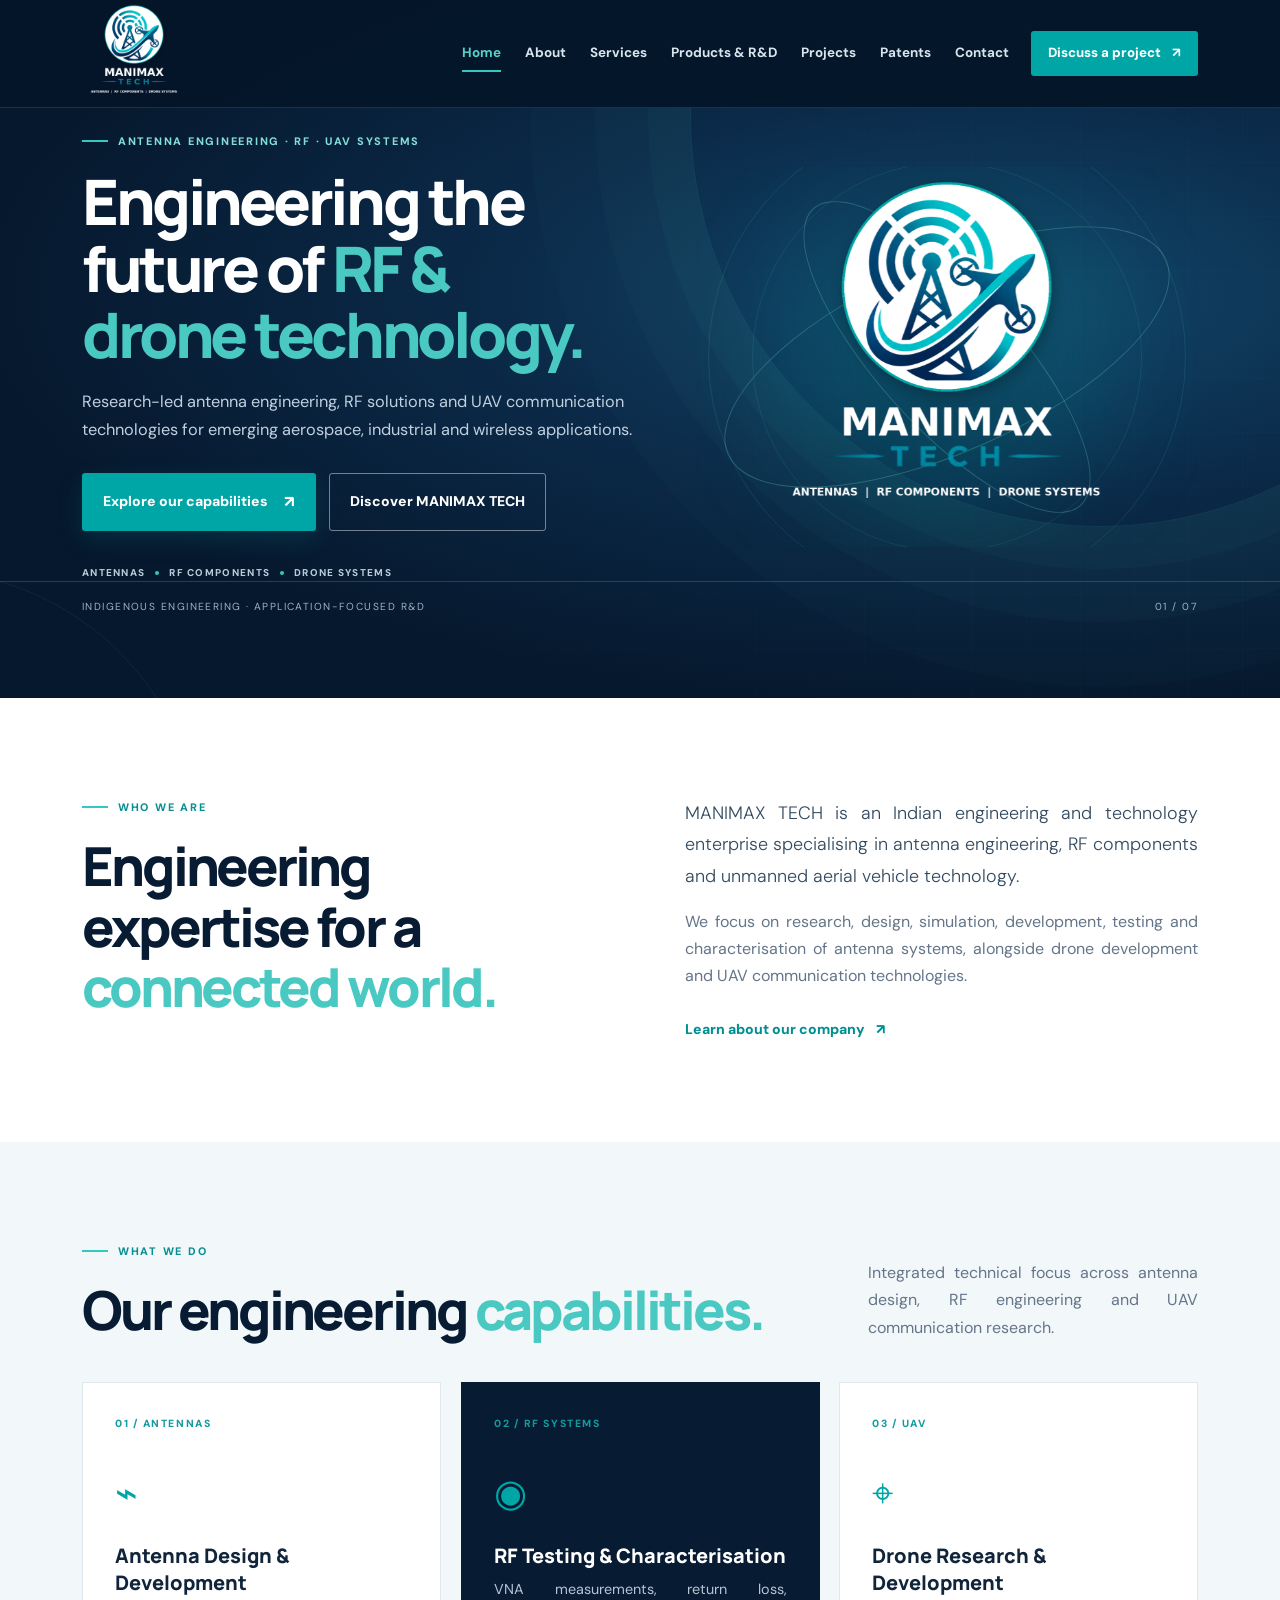
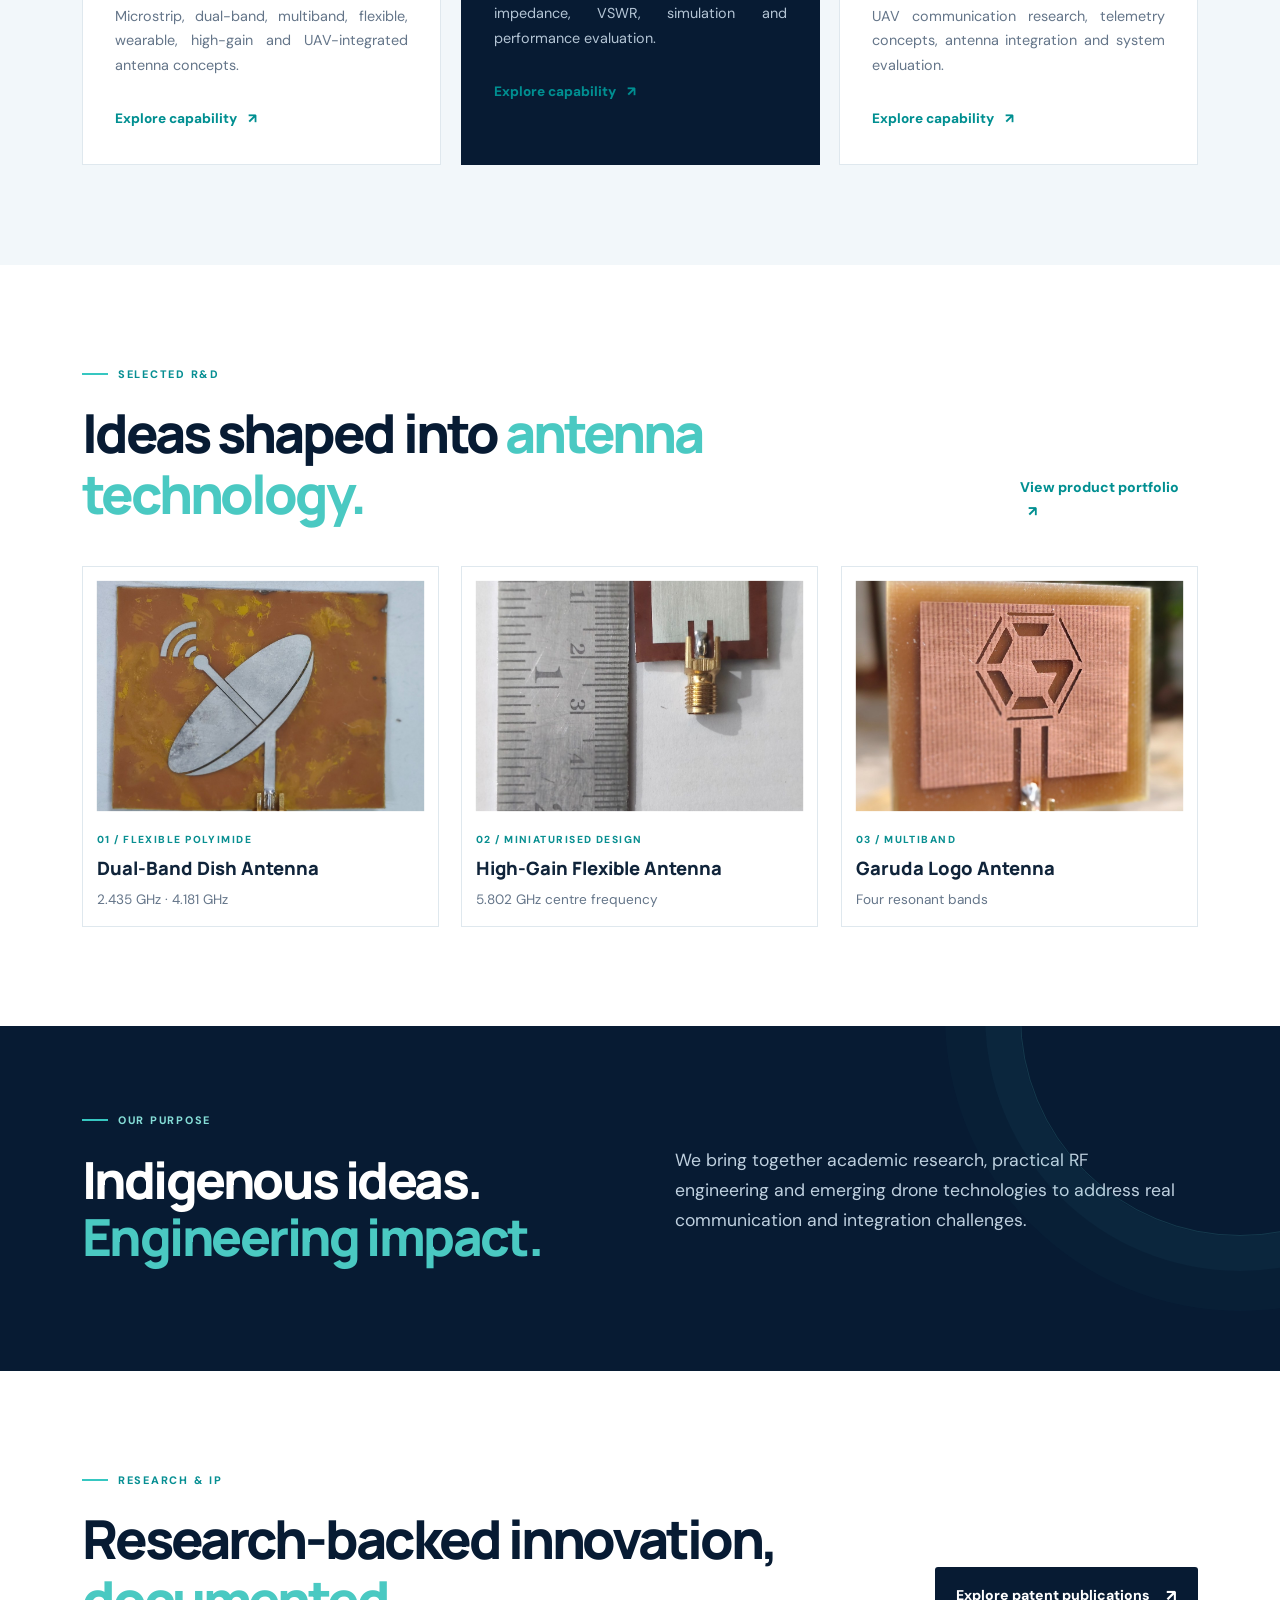
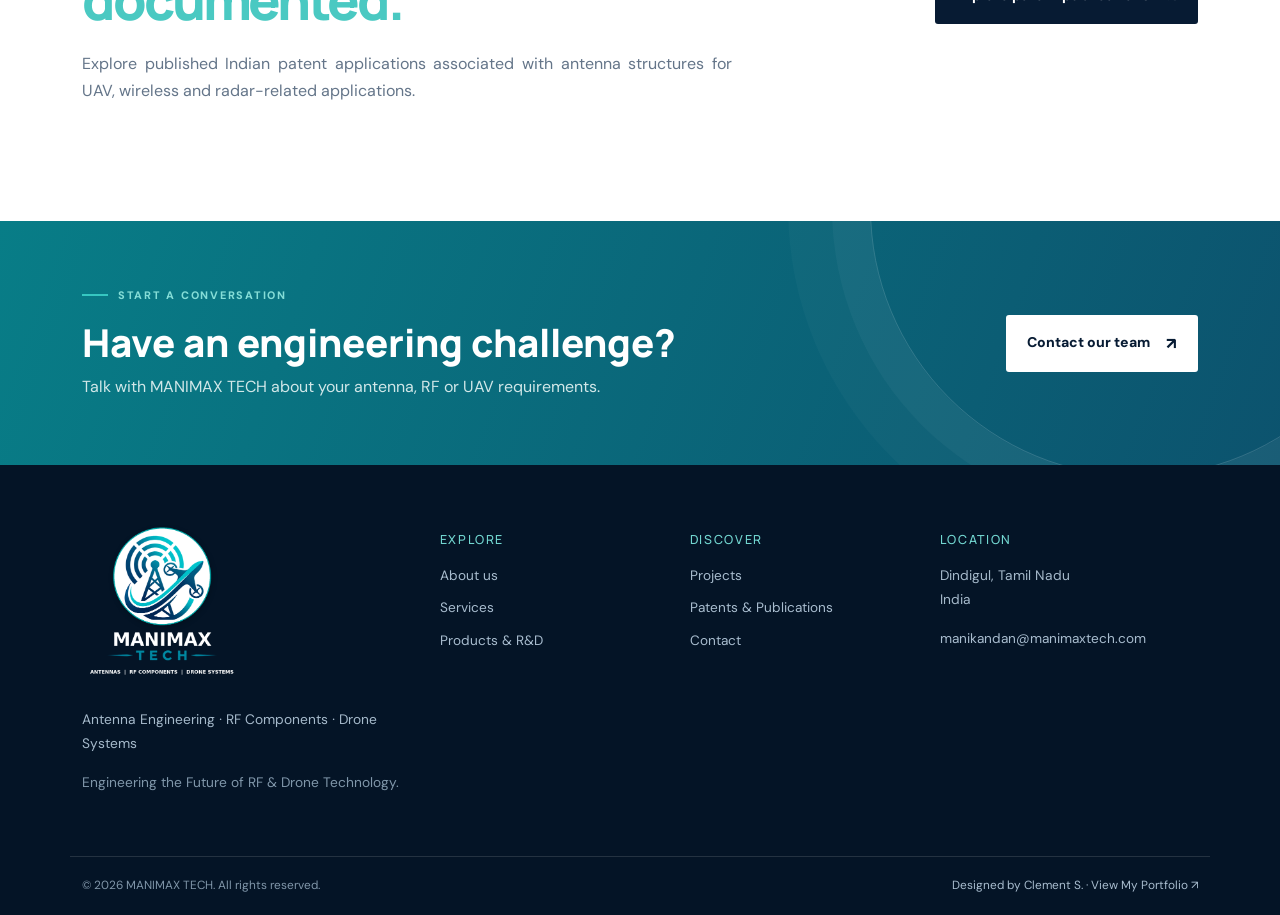
<file: index.html>
<!DOCTYPE html>
<html lang="en"><head><meta charset="utf-8"/><meta content="width=device-width, initial-scale=1" name="viewport"/><meta content="MANIMAX TECH — Antenna Engineering, RF Components and Drone Systems." name="description"/><meta content="#071b33" name="theme-color"/><title>Antenna, RF &amp; Drone Engineering | MANIMAX TECH</title><link href="https://fonts.googleapis.com" rel="preconnect"/><link crossorigin="" href="https://fonts.gstatic.com" rel="preconnect"/><link href="https://fonts.googleapis.com/css2?family=DM+Sans:wght@400;500;600;700&amp;family=Manrope:wght@400;500;600;700;800&amp;display=swap" rel="stylesheet"/><link href="https://cdn.jsdelivr.net/npm/bootstrap@5.3.3/dist/css/bootstrap.min.css" rel="stylesheet"/><link href="assets/css/style.css" rel="stylesheet"/><link href="assets/css/responsive.css" rel="stylesheet"/><link href="assets/css/home-animations.css" rel="stylesheet"/><link href="assets/css/motion.css" rel="stylesheet"/><link href="assets/css/stability-fix.css" rel="stylesheet"/><link href="assets/css/final-polish.css" rel="stylesheet"/><link href="assets/css/pro-transitions.css" rel="stylesheet"/><link href="assets/favicon.ico" rel="icon" sizes="any"/><link href="assets/favicon-32.png" rel="icon" sizes="32x32" type="image/png"/><link href="assets/favicon-16.png" rel="icon" sizes="16x16" type="image/png"/><link href="assets/apple-touch-icon.png" rel="apple-touch-icon"/><link rel="icon" type="image/png" sizes="192x192" href="assets/favicon-192.png"/></head><body><a class="skip-link" href="#main">Skip to content</a><header class="site-header"><div class="container nav-wrap"><a aria-label="MANIMAX TECH home" class="brand" href="index.html"><img alt="MANIMAX TECH — Antennas, RF Components and Drone Systems" src="assets/images/manimax-logo-white-bg.png"/></a><button aria-controls="main-navigation" aria-expanded="false" aria-label="Toggle navigation" class="menu-toggle" type="button"><span></span><span></span><span></span></button><nav aria-label="Main navigation" class="main-nav" id="main-navigation"><ul><li><a class="nav-link active" href="index.html">Home</a></li><li><a class="nav-link" href="about.html">About</a></li><li><a class="nav-link" href="services.html">Services</a></li><li><a class="nav-link" href="products.html">Products &amp; R&amp;D</a></li><li><a class="nav-link" href="projects.html">Projects</a></li><li><a class="nav-link" href="patents.html">Patents</a></li><li><a class="nav-link" href="contact.html">Contact</a></li></ul><a class="nav-cta" href="contact.html">Discuss a project <span>↗</span></a></nav></div></header><main id="main"><section class="hero"><div class="hero-pattern"></div><div class="container hero-grid"><div class="hero-copy"><div class="eyebrow"><span></span> ANTENNA ENGINEERING · RF · UAV SYSTEMS</div><h1>Engineering the future of <em>RF &amp; drone technology.</em></h1><p>Research-led antenna engineering, RF solutions and UAV communication technologies for emerging aerospace, industrial and wireless applications.</p><div class="hero-actions"><a class="button button-primary" href="services.html">Explore our capabilities <b>↗</b></a><a class="button button-outline" href="about.html">Discover MANIMAX TECH</a></div><div class="hero-tags"><span>ANTENNAS</span><i></i><span>RF COMPONENTS</span><i></i><span>DRONE SYSTEMS</span></div></div><div class="hero-visual"><div class="visual-glow"></div><img alt="MANIMAX TECH logo with antenna and drone emblem and readable company name" class="hero-logo" src="assets/images/manimax-logo-white-bg.png"/><div class="orbit orbit-a"></div><div class="orbit orbit-b"></div></div></div><div class="hero-bottom"><div class="container"><span>INDIGENOUS ENGINEERING · APPLICATION-FOCUSED R&amp;D</span><span>01 / 07</span></div></div></section>
<section class="intro-section section"><div class="container intro-grid"><div><div class="eyebrow eyebrow-dark"><span></span> WHO WE ARE</div><h2>Engineering expertise for a <em>connected world.</em></h2></div><div><p class="lead">MANIMAX TECH is an Indian engineering and technology enterprise specialising in antenna engineering, RF components and unmanned aerial vehicle technology.</p><p>We focus on research, design, simulation, development, testing and characterisation of antenna systems, alongside drone development and UAV communication technologies.</p><a class="text-link" href="about.html">Learn about our company <b>↗</b></a></div></div></section>
<section class="capabilities section section-soft"><div class="container"><div class="section-heading"><div><div class="eyebrow eyebrow-dark"><span></span> WHAT WE DO</div><h2>Our engineering <em>capabilities.</em></h2></div><p>Integrated technical focus across antenna design, RF engineering and UAV communication research.</p></div><div class="cap-grid"><article class="cap-card"><div class="cap-number">01 / ANTENNAS</div><div class="cap-icon">⌁</div><h3>Antenna Design &amp; Development</h3><p>Microstrip, dual-band, multiband, flexible, wearable, high-gain and UAV-integrated antenna concepts.</p><a href="services.html#antenna">Explore capability <b>↗</b></a></article><article class="cap-card cap-featured"><div class="cap-number">02 / RF SYSTEMS</div><div class="cap-icon">◉</div><h3>RF Testing &amp; Characterisation</h3><p>VNA measurements, return loss, impedance, VSWR, simulation and performance evaluation.</p><a href="services.html#testing">Explore capability <b>↗</b></a></article><article class="cap-card"><div class="cap-number">03 / UAV</div><div class="cap-icon">⌖</div><h3>Drone Research &amp; Development</h3><p>UAV communication research, telemetry concepts, antenna integration and system evaluation.</p><a href="services.html#uav">Explore capability <b>↗</b></a></article></div></div></section>
<section class="featured-products section"><div class="container"><div class="section-heading"><div><div class="eyebrow eyebrow-dark"><span></span> SELECTED R&amp;D</div><h2>Ideas shaped into <em>antenna technology.</em></h2></div><a class="text-link" href="products.html">View product portfolio <b>↗</b></a></div><div class="product-preview-grid"><a class="preview-card" href="products.html#dish"><img alt="Flexible dual-band dish-shaped antenna prototype" src="assets/images/dish-prototype.jpg"/><span>01 / FLEXIBLE POLYIMIDE</span><h3>Dual-Band Dish Antenna</h3><p>2.435 GHz · 4.181 GHz</p></a><a class="preview-card" href="products.html#highgain"><img alt="High-gain flexible antenna prototype" src="assets/images/highgain-front.jpg"/><span>02 / MINIATURISED DESIGN</span><h3>High-Gain Flexible Antenna</h3><p>5.802 GHz centre frequency</p></a><a class="preview-card" href="products.html#garuda"><img alt="Multiband Garuda logo antenna prototype" src="assets/images/garuda-front.jpg"/><span>03 / MULTIBAND</span><h3>Garuda Logo Antenna</h3><p>Four resonant bands</p></a></div></div></section>
<section class="statement-section"><div class="container statement-grid"><div><div class="eyebrow"><span></span> OUR PURPOSE</div><h2>Indigenous ideas.<br/><em>Engineering impact.</em></h2></div><p>We bring together academic research, practical RF engineering and emerging drone technologies to address real communication and integration challenges.</p></div></section>
<section class="patent-strip section"><div class="container patent-strip-inner"><div><div class="eyebrow eyebrow-dark"><span></span> RESEARCH &amp; IP</div><h2>Research-backed innovation, <em>documented.</em></h2><p>Explore published Indian patent applications associated with antenna structures for UAV, wireless and radar-related applications.</p></div><a class="button button-dark" href="patents.html">Explore patent publications <b>↗</b></a></div></section>
<section class="cta-section"><div class="container cta-inner"><div><div class="eyebrow"><span></span> START A CONVERSATION</div><h2>Have an engineering challenge?</h2><p>Talk with MANIMAX TECH about your antenna, RF or UAV requirements.</p></div><a class="button button-light" href="contact.html">Contact our team <b>↗</b></a></div></section></main><footer class="footer"><div class="container footer-grid"><div><a class="brand footer-brand" href="index.html" aria-label="MANIMAX TECH home"><img alt="MANIMAX TECH — Antennas, RF Components and Drone Systems" src="assets/images/manimax-logo-white-bg.png"/></a><p>Antenna Engineering <i>·</i> RF Components <i>·</i> Drone Systems</p><p class="muted">Engineering the Future of RF &amp; Drone Technology.</p></div><div><h4>Explore</h4><a href="about.html">About us</a><a href="services.html">Services</a><a href="products.html">Products &amp; R&amp;D</a></div><div><h4>Discover</h4><a href="projects.html">Projects</a><a href="patents.html">Patents &amp; Publications</a><a href="contact.html">Contact</a></div><div><h4>Location</h4><p>Dindigul, Tamil Nadu<br/>India</p><a href="mailto:manikandan@manimaxtech.com">manikandan@manimaxtech.com</a></div></div><div class="container footer-bottom"><span>© <span id="year"></span> MANIMAX TECH. All rights reserved.</span><a class="footer-portfolio-link" href="https://clementdaniel17.github.io/portfolio/" target="_blank" rel="noopener noreferrer">Designed by Clement S. · View My Portfolio ↗</a></div></footer><script src="https://cdn.jsdelivr.net/npm/bootstrap@5.3.3/dist/js/bootstrap.bundle.min.js"></script><script src="assets/js/main.js"></script></body></html>
</file>
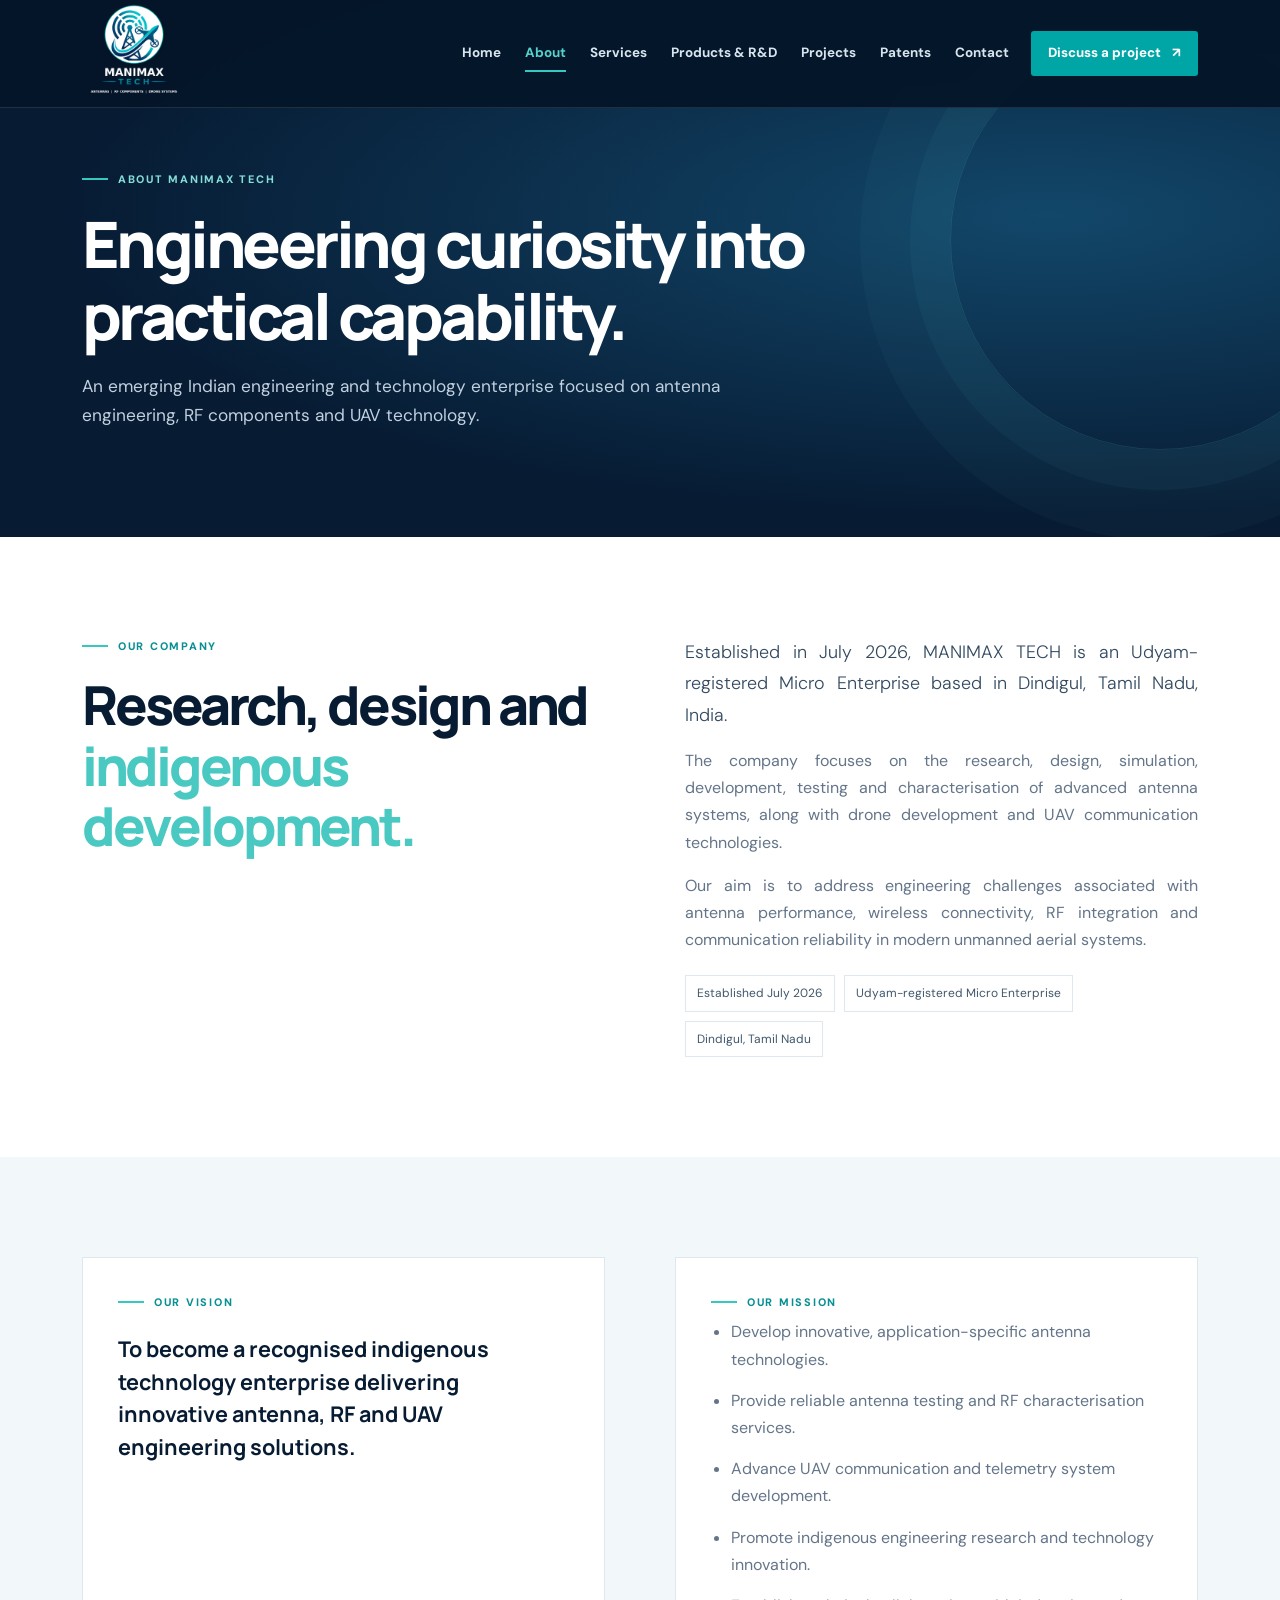
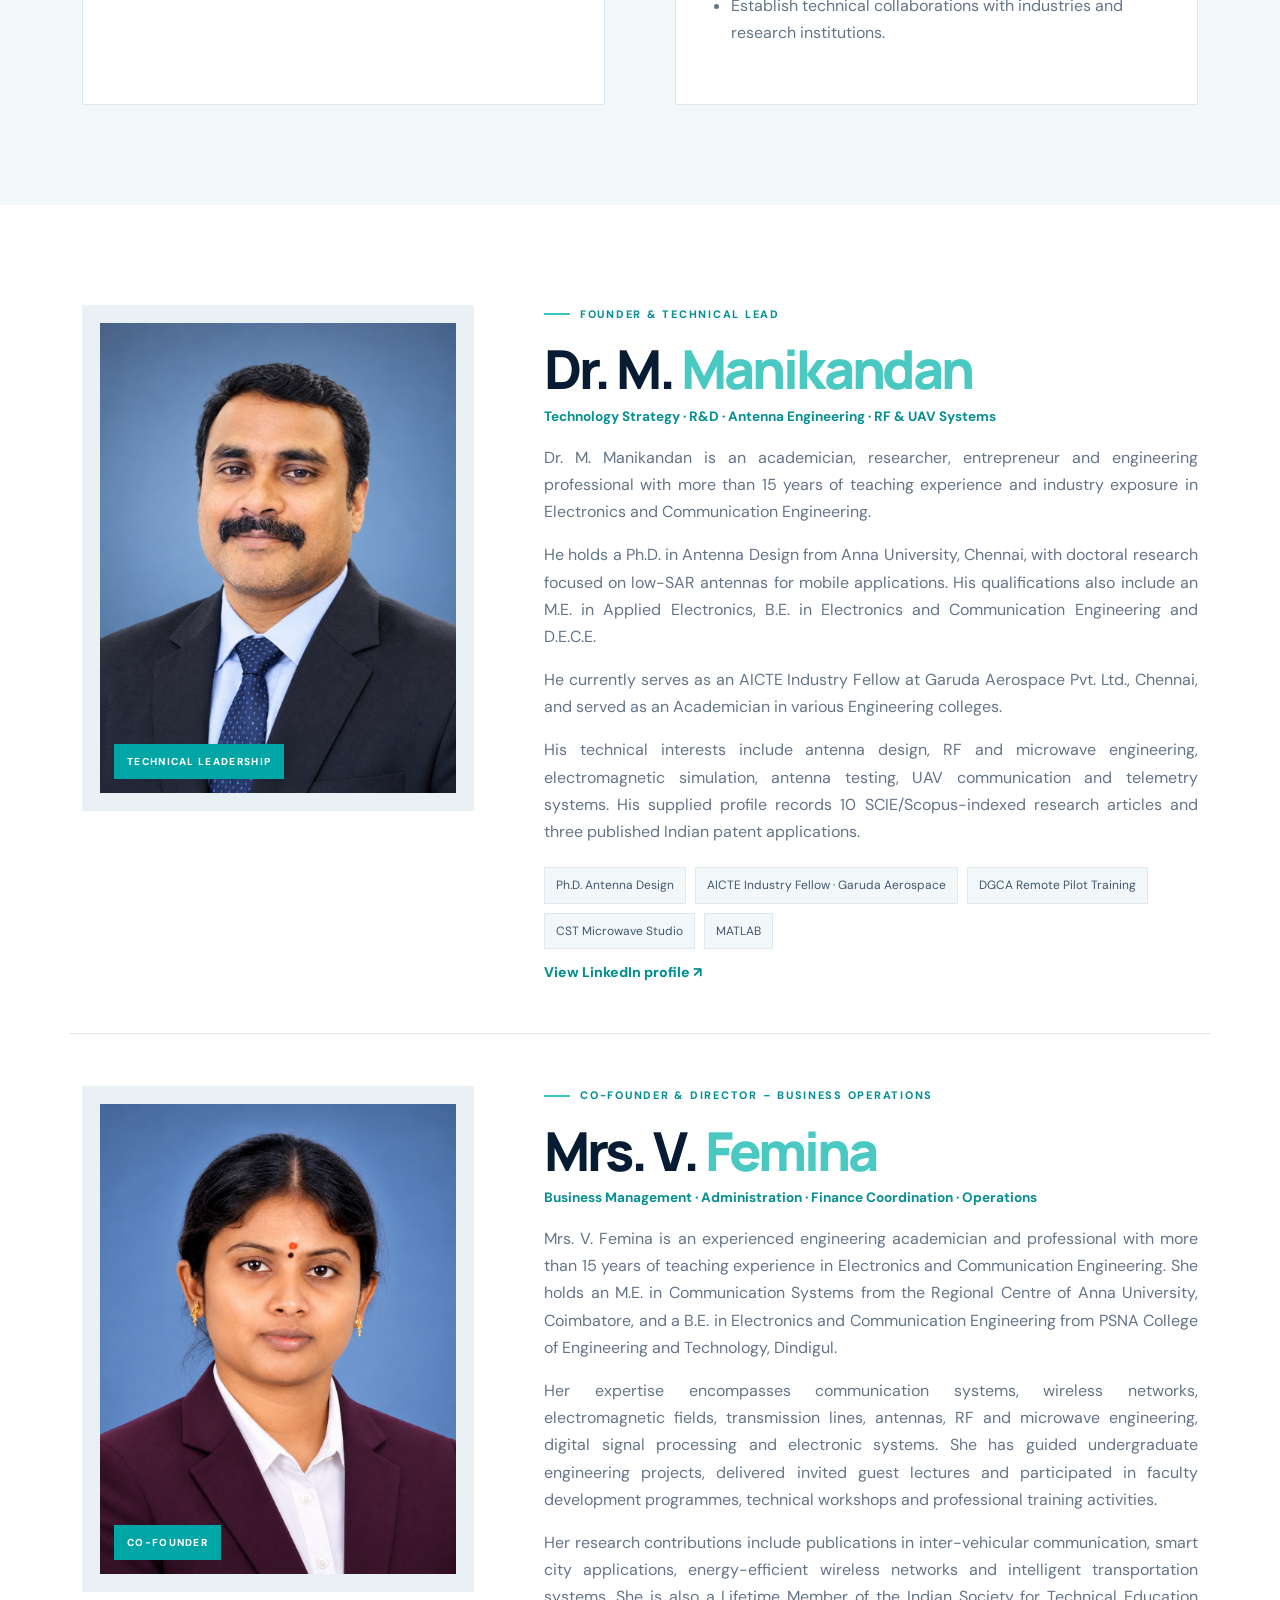
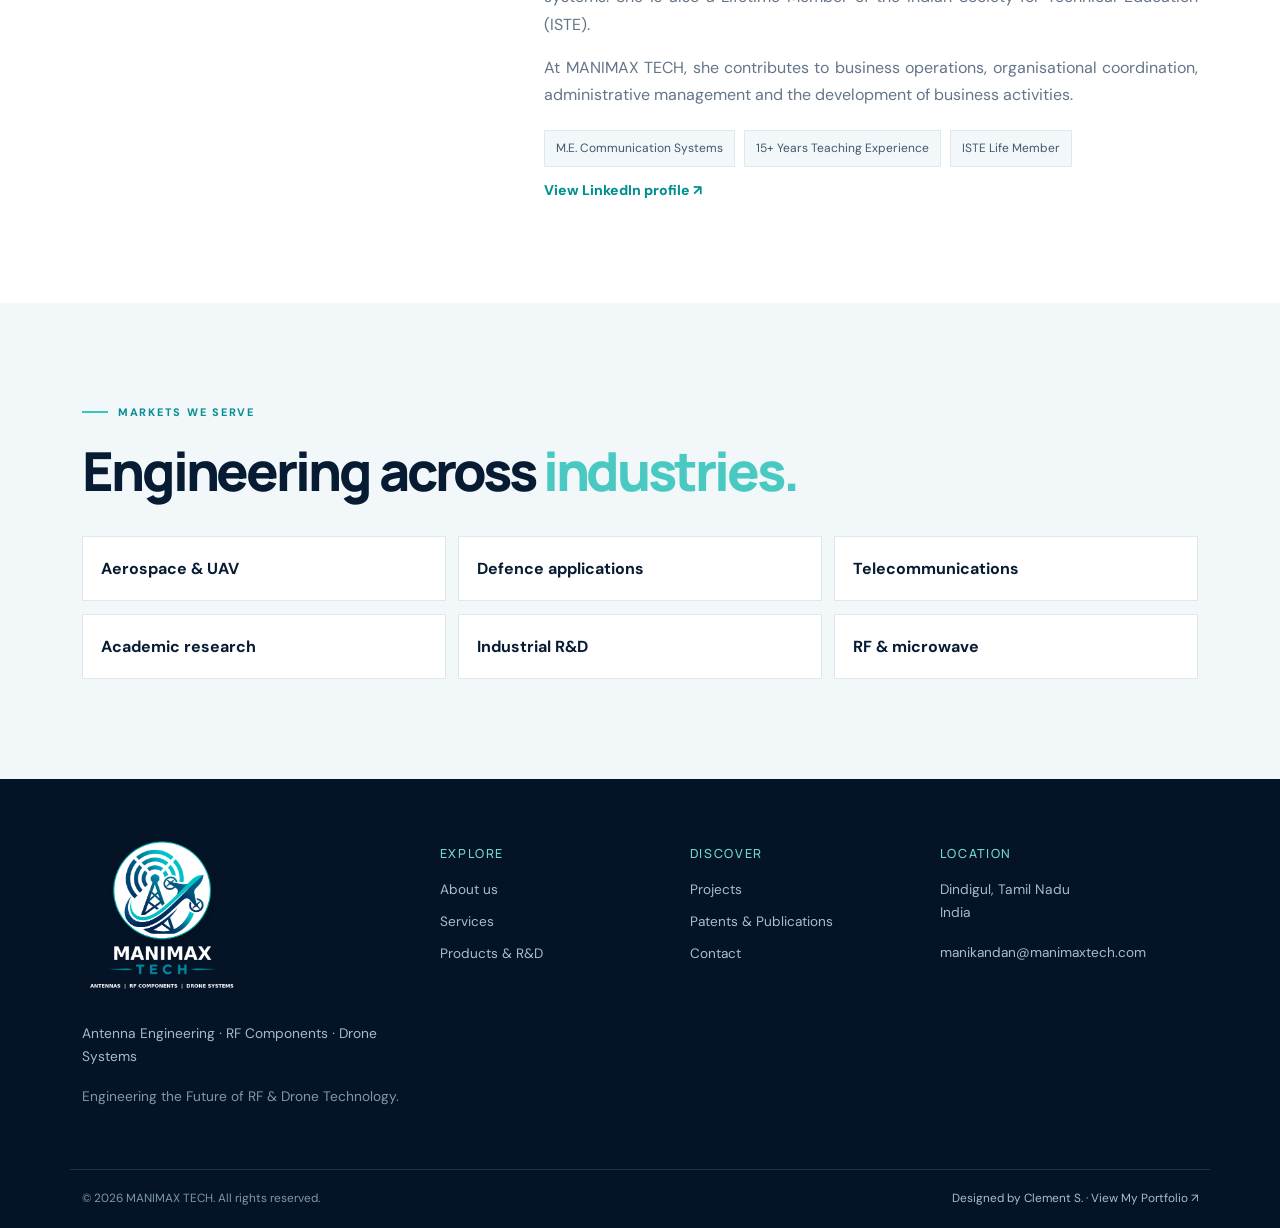
<file: about.html>
<!DOCTYPE html>

<html lang="en"><head><meta charset="utf-8"/><meta content="width=device-width, initial-scale=1" name="viewport"/><meta content="MANIMAX TECH — Antenna Engineering, RF Components and Drone Systems." name="description"/><meta content="#071b33" name="theme-color"/><title>About Us | MANIMAX TECH</title><link href="https://fonts.googleapis.com" rel="preconnect"/><link crossorigin="" href="https://fonts.gstatic.com" rel="preconnect"/><link href="https://fonts.googleapis.com/css2?family=DM+Sans:wght@400;500;600;700&amp;family=Manrope:wght@400;500;600;700;800&amp;display=swap" rel="stylesheet"/><link href="https://cdn.jsdelivr.net/npm/bootstrap@5.3.3/dist/css/bootstrap.min.css" rel="stylesheet"/><link href="assets/css/style.css" rel="stylesheet"/><link href="assets/css/responsive.css" rel="stylesheet"/><link href="assets/css/motion.css" rel="stylesheet"/><link href="assets/css/stability-fix.css" rel="stylesheet"/><link href="assets/css/final-polish.css" rel="stylesheet"/><link href="assets/css/pro-transitions.css" rel="stylesheet"/><link href="assets/favicon.ico" rel="icon" sizes="any"/><link href="assets/favicon-32.png" rel="icon" sizes="32x32" type="image/png"/><link href="assets/favicon-16.png" rel="icon" sizes="16x16" type="image/png"/><link href="assets/apple-touch-icon.png" rel="apple-touch-icon"/><link rel="icon" type="image/png" sizes="192x192" href="assets/favicon-192.png"/></head><body><a class="skip-link" href="#main">Skip to content</a><header class="site-header"><div class="container nav-wrap"><a aria-label="MANIMAX TECH home" class="brand" href="index.html"><img alt="MANIMAX TECH — Antennas, RF Components and Drone Systems" src="assets/images/manimax-logo-white-bg.png"/></a><button aria-controls="main-navigation" aria-expanded="false" aria-label="Toggle navigation" class="menu-toggle" type="button"><span></span><span></span><span></span></button><nav aria-label="Main navigation" class="main-nav" id="main-navigation"><ul><li><a class="nav-link" href="index.html">Home</a></li><li><a class="nav-link active" href="about.html">About</a></li><li><a class="nav-link" href="services.html">Services</a></li><li><a class="nav-link" href="products.html">Products &amp; R&amp;D</a></li><li><a class="nav-link" href="projects.html">Projects</a></li><li><a class="nav-link" href="patents.html">Patents</a></li><li><a class="nav-link" href="contact.html">Contact</a></li></ul><a class="nav-cta" href="contact.html">Discuss a project <span>↗</span></a></nav></div></header><main id="main"><section class="page-hero"><div class="container"><div class="eyebrow"><span></span>ABOUT MANIMAX TECH</div><h1>Engineering curiosity into practical capability.</h1><p>An emerging Indian engineering and technology enterprise focused on antenna engineering, RF components and UAV technology.</p></div><div class="page-hero-orbit"></div></section><section class="section"><div class="container two-col"><div><div class="eyebrow eyebrow-dark"><span></span> OUR COMPANY</div><h2>Research, design and <em>indigenous development.</em></h2></div><div><p class="lead">Established in July 2026, MANIMAX TECH is an Udyam-registered Micro Enterprise based in Dindigul, Tamil Nadu, India.</p><p>The company focuses on the research, design, simulation, development, testing and characterisation of advanced antenna systems, along with drone development and UAV communication technologies.</p><p>Our aim is to address engineering challenges associated with antenna performance, wireless connectivity, RF integration and communication reliability in modern unmanned aerial systems.</p><div class="info-pills"><span>Established July 2026</span><span>Udyam-registered Micro Enterprise</span><span>Dindigul, Tamil Nadu</span></div></div></div></section>
<section class="section section-soft"><div class="container vision-grid"><article><div class="eyebrow eyebrow-dark"><span></span> OUR VISION</div><h3>To become a recognised indigenous technology enterprise delivering innovative antenna, RF and UAV engineering solutions.</h3></article><article><div class="eyebrow eyebrow-dark"><span></span> OUR MISSION</div><ul class="check-list"><li>Develop innovative, application-specific antenna technologies.</li><li>Provide reliable antenna testing and RF characterisation services.</li><li>Advance UAV communication and telemetry system development.</li><li>Promote indigenous engineering research and technology innovation.</li><li>Establish technical collaborations with industries and research institutions.</li></ul></article></div></section>
<section class="section founder-section"><div class="container founder-grid"><div class="founder-photo-wrap"><img alt="Dr. M. Manikandan, Technical Lead of MANIMAX TECH" src="assets/images/founder.jpg"/><span>TECHNICAL LEADERSHIP</span></div><div><div class="eyebrow eyebrow-dark"><span></span> FOUNDER &amp; TECHNICAL LEAD</div><h2>Dr. M. <em>Manikandan</em></h2><p class="founder-role">Technology Strategy · R&amp;D · Antenna Engineering · RF &amp; UAV Systems</p><p>Dr. M. Manikandan is an academician, researcher, entrepreneur and engineering professional with more than 15 years of teaching experience and industry exposure in Electronics and Communication Engineering.</p><p>He holds a Ph.D. in Antenna Design from Anna University, Chennai, with doctoral research focused on low-SAR antennas for mobile applications. His qualifications also include an M.E. in Applied Electronics, B.E. in Electronics and Communication Engineering and D.E.C.E.</p><p>He currently serves as an AICTE Industry Fellow at Garuda Aerospace Pvt. Ltd., Chennai, and served as an Academician in various Engineering colleges.</p><p>His technical interests include antenna design, RF and microwave engineering, electromagnetic simulation, antenna testing, UAV communication and telemetry systems. His supplied profile records 10 SCIE/Scopus-indexed research articles and three published Indian patent applications.</p><div class="credential-tags"><span>Ph.D. Antenna Design</span><span>AICTE Industry Fellow · Garuda Aerospace</span><span>DGCA Remote Pilot Training</span><span>CST Microwave Studio</span><span>MATLAB</span></div><a class="text-link" href="https://www.linkedin.com/in/dr-manikandan-m-191139277/" rel="noopener" target="_blank">View LinkedIn profile ↗</a></div></div><div class="container cofounder-grid mt-5">
<div class="cofounder-photo-wrap">
<img alt="Mrs. V. Femina, Co-Founder and Director of Business Operations at MANIMAX TECH" src="assets/images/femina.jpg"/>
<span>CO-FOUNDER</span>
</div>
<div class="cofounder-copy">
<div class="eyebrow eyebrow-dark"><span></span> CO-FOUNDER &amp; DIRECTOR – BUSINESS OPERATIONS</div>
<h2>Mrs. V. <em>Femina</em></h2>
<p class="founder-role">Business Management · Administration · Finance Coordination · Operations</p>
<p>Mrs. V. Femina is an experienced engineering academician and professional with more than 15 years of teaching experience in Electronics and Communication Engineering. She holds an M.E. in Communication Systems from the Regional Centre of Anna University, Coimbatore, and a B.E. in Electronics and Communication Engineering from PSNA College of Engineering and Technology, Dindigul.</p>
<p>Her expertise encompasses communication systems, wireless networks, electromagnetic fields, transmission lines, antennas, RF and microwave engineering, digital signal processing and electronic systems. She has guided undergraduate engineering projects, delivered invited guest lectures and participated in faculty development programmes, technical workshops and professional training activities.</p>
<p>Her research contributions include publications in inter-vehicular communication, smart city applications, energy-efficient wireless networks and intelligent transportation systems. She is also a Lifetime Member of the Indian Society for Technical Education (ISTE).</p>
<p>At MANIMAX TECH, she contributes to business operations, organisational coordination, administrative management and the development of business activities.</p>
<div class="credential-tags"><span>M.E. Communication Systems</span><span>15+ Years Teaching Experience</span><span>ISTE Life Member</span></div>
<a class="text-link" href="https://www.linkedin.com/in/femina-v-ba2224239/" rel="noopener" target="_blank">View LinkedIn profile ↗</a>
</div>
</div></section>
<section class="section section-soft"><div class="container"><div class="eyebrow eyebrow-dark"><span></span> MARKETS WE SERVE</div><h2>Engineering across <em>industries.</em></h2><div class="market-grid"><span>Aerospace &amp; UAV</span><span>Defence applications</span><span>Telecommunications</span><span>Academic research</span><span>Industrial R&amp;D</span><span>RF &amp; microwave</span></div></div></section></main><footer class="footer"><div class="container footer-grid"><div><a class="brand footer-brand" href="index.html" aria-label="MANIMAX TECH home"><img alt="MANIMAX TECH — Antennas, RF Components and Drone Systems" src="assets/images/manimax-logo-white-bg.png"/></a><p>Antenna Engineering <i>·</i> RF Components <i>·</i> Drone Systems</p><p class="muted">Engineering the Future of RF &amp; Drone Technology.</p></div><div><h4>Explore</h4><a href="about.html">About us</a><a href="services.html">Services</a><a href="products.html">Products &amp; R&amp;D</a></div><div><h4>Discover</h4><a href="projects.html">Projects</a><a href="patents.html">Patents &amp; Publications</a><a href="contact.html">Contact</a></div><div><h4>Location</h4><p>Dindigul, Tamil Nadu<br/>India</p><a href="mailto:manikandan@manimaxtech.com">manikandan@manimaxtech.com</a></div></div><div class="container footer-bottom"><span>© <span id="year"></span> MANIMAX TECH. All rights reserved.</span><a class="footer-portfolio-link" href="https://clementdaniel17.github.io/portfolio/" target="_blank" rel="noopener noreferrer">Designed by Clement S. · View My Portfolio ↗</a></div></footer><script src="https://cdn.jsdelivr.net/npm/bootstrap@5.3.3/dist/js/bootstrap.bundle.min.js"></script><script src="assets/js/main.js"></script></body></html>
</file>
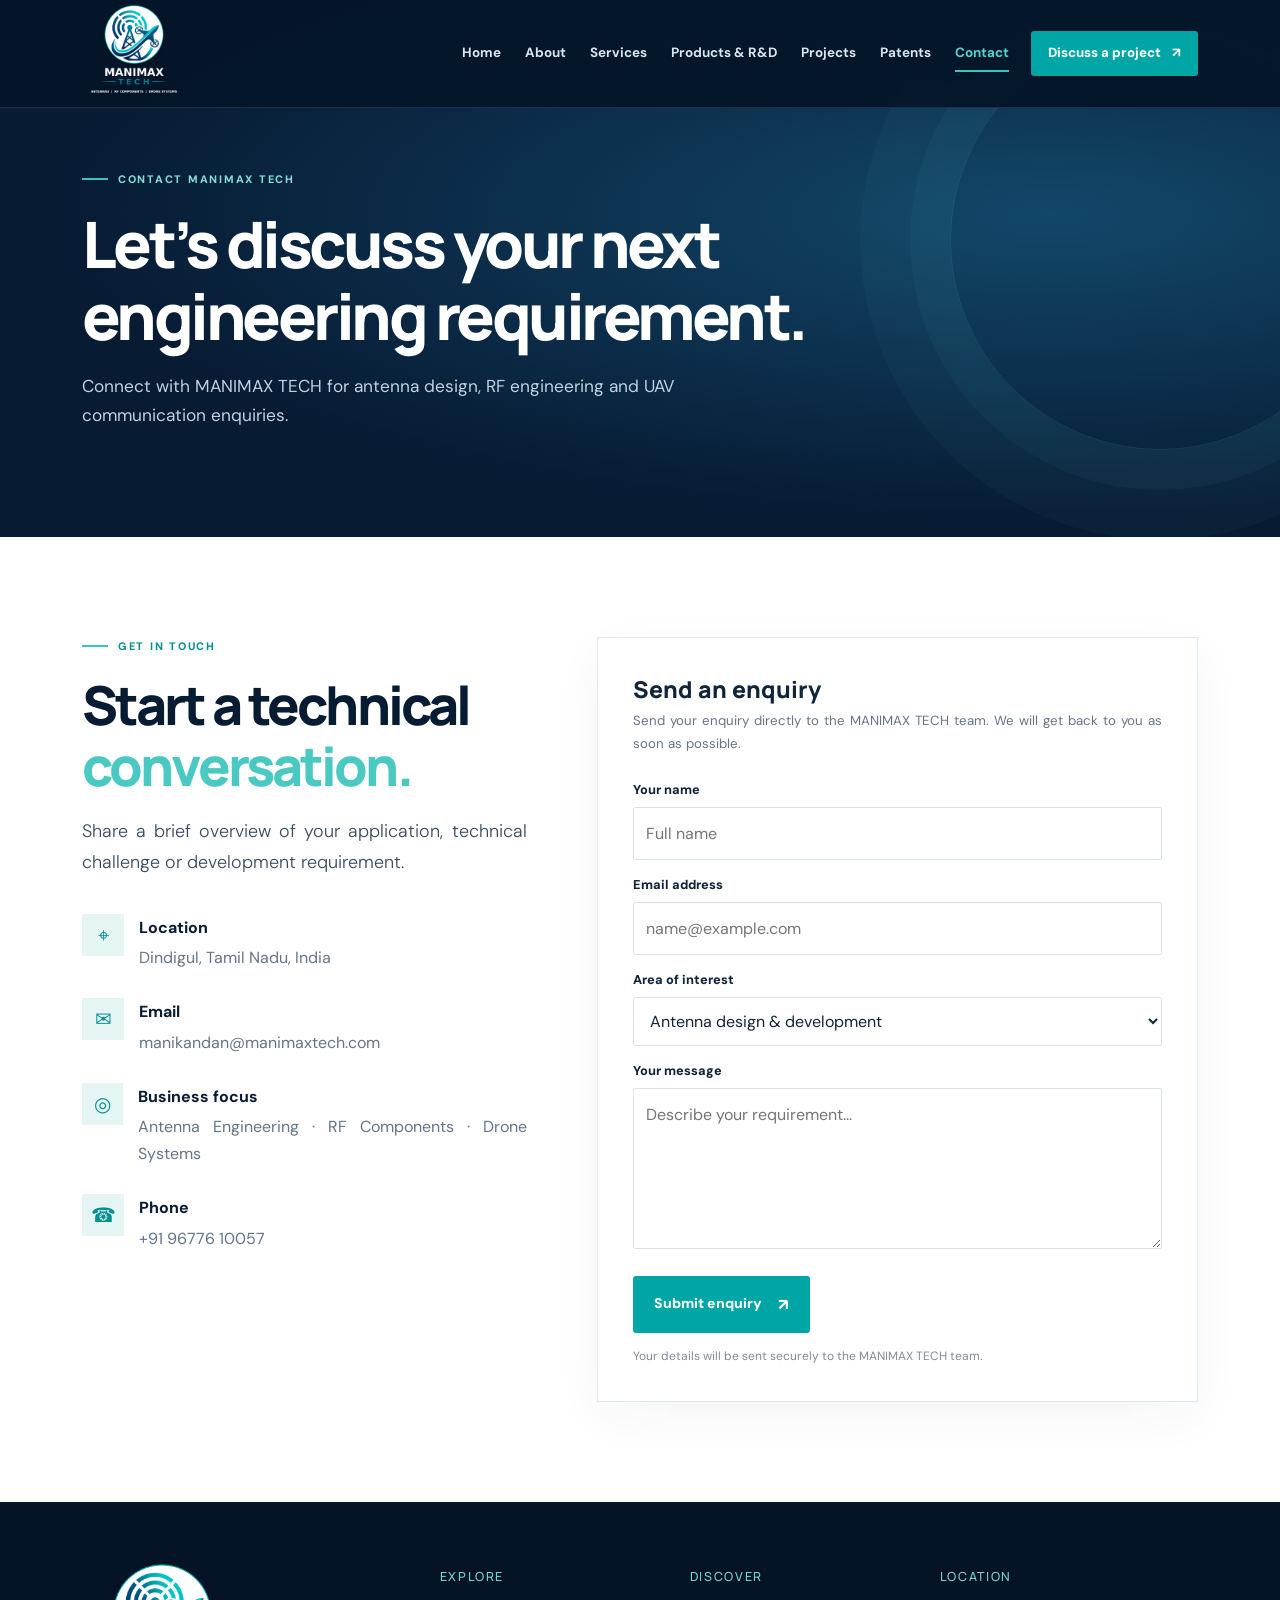
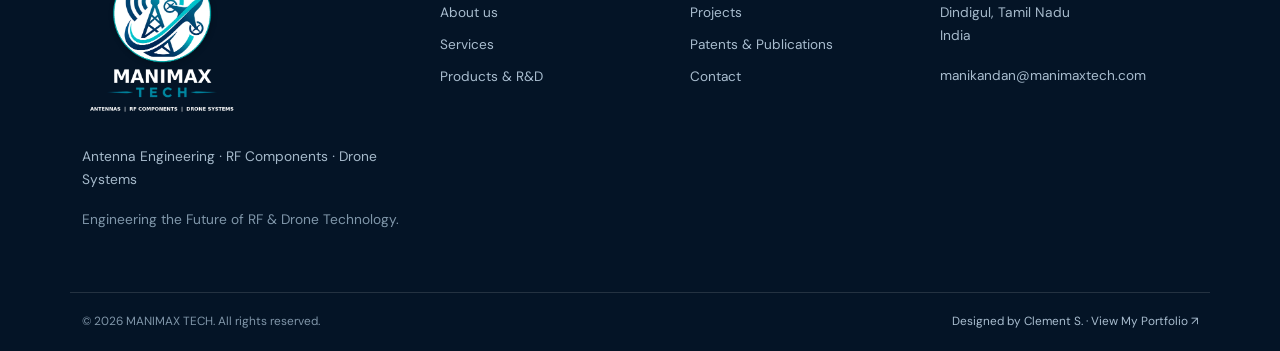
<file: contact.html>
<!DOCTYPE html>

<html lang="en"><head><meta charset="utf-8"/><meta content="width=device-width, initial-scale=1" name="viewport"/><meta content="MANIMAX TECH — Antenna Engineering, RF Components and Drone Systems." name="description"/><meta content="#071b33" name="theme-color"/><title>Contact | MANIMAX TECH</title><link href="https://fonts.googleapis.com" rel="preconnect"/><link crossorigin="" href="https://fonts.gstatic.com" rel="preconnect"/><link href="https://fonts.googleapis.com/css2?family=DM+Sans:wght@400;500;600;700&amp;family=Manrope:wght@400;500;600;700;800&amp;display=swap" rel="stylesheet"/><link href="https://cdn.jsdelivr.net/npm/bootstrap@5.3.3/dist/css/bootstrap.min.css" rel="stylesheet"/><link href="assets/css/style.css" rel="stylesheet"/><link href="assets/css/responsive.css" rel="stylesheet"/><link href="assets/css/motion.css" rel="stylesheet"/><link href="assets/css/stability-fix.css" rel="stylesheet"/><link href="assets/css/final-polish.css" rel="stylesheet"/><link href="assets/css/pro-transitions.css" rel="stylesheet"/><link href="assets/favicon.ico" rel="icon" sizes="any"/><link href="assets/favicon-32.png" rel="icon" sizes="32x32" type="image/png"/><link href="assets/favicon-16.png" rel="icon" sizes="16x16" type="image/png"/><link href="assets/apple-touch-icon.png" rel="apple-touch-icon"/><link rel="icon" type="image/png" sizes="192x192" href="assets/favicon-192.png"/></head><body><a class="skip-link" href="#main">Skip to content</a><header class="site-header"><div class="container nav-wrap"><a aria-label="MANIMAX TECH home" class="brand" href="index.html"><img alt="MANIMAX TECH — Antennas, RF Components and Drone Systems" src="assets/images/manimax-logo-white-bg.png"/></a><button aria-controls="main-navigation" aria-expanded="false" aria-label="Toggle navigation" class="menu-toggle" type="button"><span></span><span></span><span></span></button><nav aria-label="Main navigation" class="main-nav" id="main-navigation"><ul><li><a class="nav-link" href="index.html">Home</a></li><li><a class="nav-link" href="about.html">About</a></li><li><a class="nav-link" href="services.html">Services</a></li><li><a class="nav-link" href="products.html">Products &amp; R&amp;D</a></li><li><a class="nav-link" href="projects.html">Projects</a></li><li><a class="nav-link" href="patents.html">Patents</a></li><li><a class="nav-link active" href="contact.html">Contact</a></li></ul><a class="nav-cta" href="contact.html">Discuss a project <span>↗</span></a></nav></div></header><main id="main"><section class="page-hero"><div class="container"><div class="eyebrow"><span></span>CONTACT MANIMAX TECH</div><h1>Let’s discuss your next engineering requirement.</h1><p>Connect with MANIMAX TECH for antenna design, RF engineering and UAV communication enquiries.</p></div><div class="page-hero-orbit"></div></section><section class="section"><div class="container contact-grid"><div><div class="eyebrow eyebrow-dark"><span></span> GET IN TOUCH</div><h2>Start a technical <em>conversation.</em></h2><p class="lead">Share a brief overview of your application, technical challenge or development requirement.</p><div class="contact-info"><div><span class="contact-icon">⌖</span><section><b>Location</b><p>Dindigul, Tamil Nadu, India</p></section></div><div><span class="contact-icon">✉</span><section><b>Email</b><p><a href="mailto:manikandan@manimaxtech.com">manikandan@manimaxtech.com</a></p></section></div><div><span class="contact-icon">◎</span><section><b>Business focus</b><p>Antenna Engineering · RF Components · Drone Systems</p></section></div><div>
<span class="contact-icon">☎</span>
<section><b>Phone</b><p><a href="tel:+919677610057">+91 96776 10057</a></p></section>
</div></div></div><form class="contact-form" id="contactForm" action="https://formspree.io/f/xeagznee" method="POST"><h3>Send an enquiry</h3><p>Send your enquiry directly to the MANIMAX TECH team. We will get back to you as soon as possible.</p><input type="hidden" name="_subject" value="New enquiry from MANIMAX TECH website"/><input type="text" name="_gotcha" tabindex="-1" autocomplete="off" aria-hidden="true" style="position:absolute;left:-5000px"/><label for="name">Your name</label><input id="name" name="name" placeholder="Full name" required=""/><label for="email">Email address</label><input id="email" name="email" placeholder="name@example.com" required="" type="email"/><label for="interest">Area of interest</label><select id="interest" name="interest"><option>Antenna design &amp; development</option><option>RF testing &amp; characterisation</option><option>Drone / UAV systems</option><option>Research collaboration</option><option>Other enquiry</option></select><label for="message">Your message</label><textarea id="message" name="message" placeholder="Describe your requirement..." required="" rows="5"></textarea><button class="button button-primary" type="submit">Submit enquiry <b>↗</b></button><div class="form-status" id="formStatus" role="status" aria-live="polite">Your details will be sent securely to the MANIMAX TECH team.</div></form></div></section></main><footer class="footer"><div class="container footer-grid"><div><a class="brand footer-brand" href="index.html" aria-label="MANIMAX TECH home"><img alt="MANIMAX TECH — Antennas, RF Components and Drone Systems" src="assets/images/manimax-logo-white-bg.png"/></a><p>Antenna Engineering <i>·</i> RF Components <i>·</i> Drone Systems</p><p class="muted">Engineering the Future of RF &amp; Drone Technology.</p></div><div><h4>Explore</h4><a href="about.html">About us</a><a href="services.html">Services</a><a href="products.html">Products &amp; R&amp;D</a></div><div><h4>Discover</h4><a href="projects.html">Projects</a><a href="patents.html">Patents &amp; Publications</a><a href="contact.html">Contact</a></div><div><h4>Location</h4><p>Dindigul, Tamil Nadu<br/>India</p><a href="mailto:manikandan@manimaxtech.com">manikandan@manimaxtech.com</a></div></div><div class="container footer-bottom"><span>© <span id="year"></span> MANIMAX TECH. All rights reserved.</span><a class="footer-portfolio-link" href="https://clementdaniel17.github.io/portfolio/" target="_blank" rel="noopener noreferrer">Designed by Clement S. · View My Portfolio ↗</a></div></footer><script src="https://cdn.jsdelivr.net/npm/bootstrap@5.3.3/dist/js/bootstrap.bundle.min.js"></script><script src="assets/js/main.js"></script></body></html>
</file>
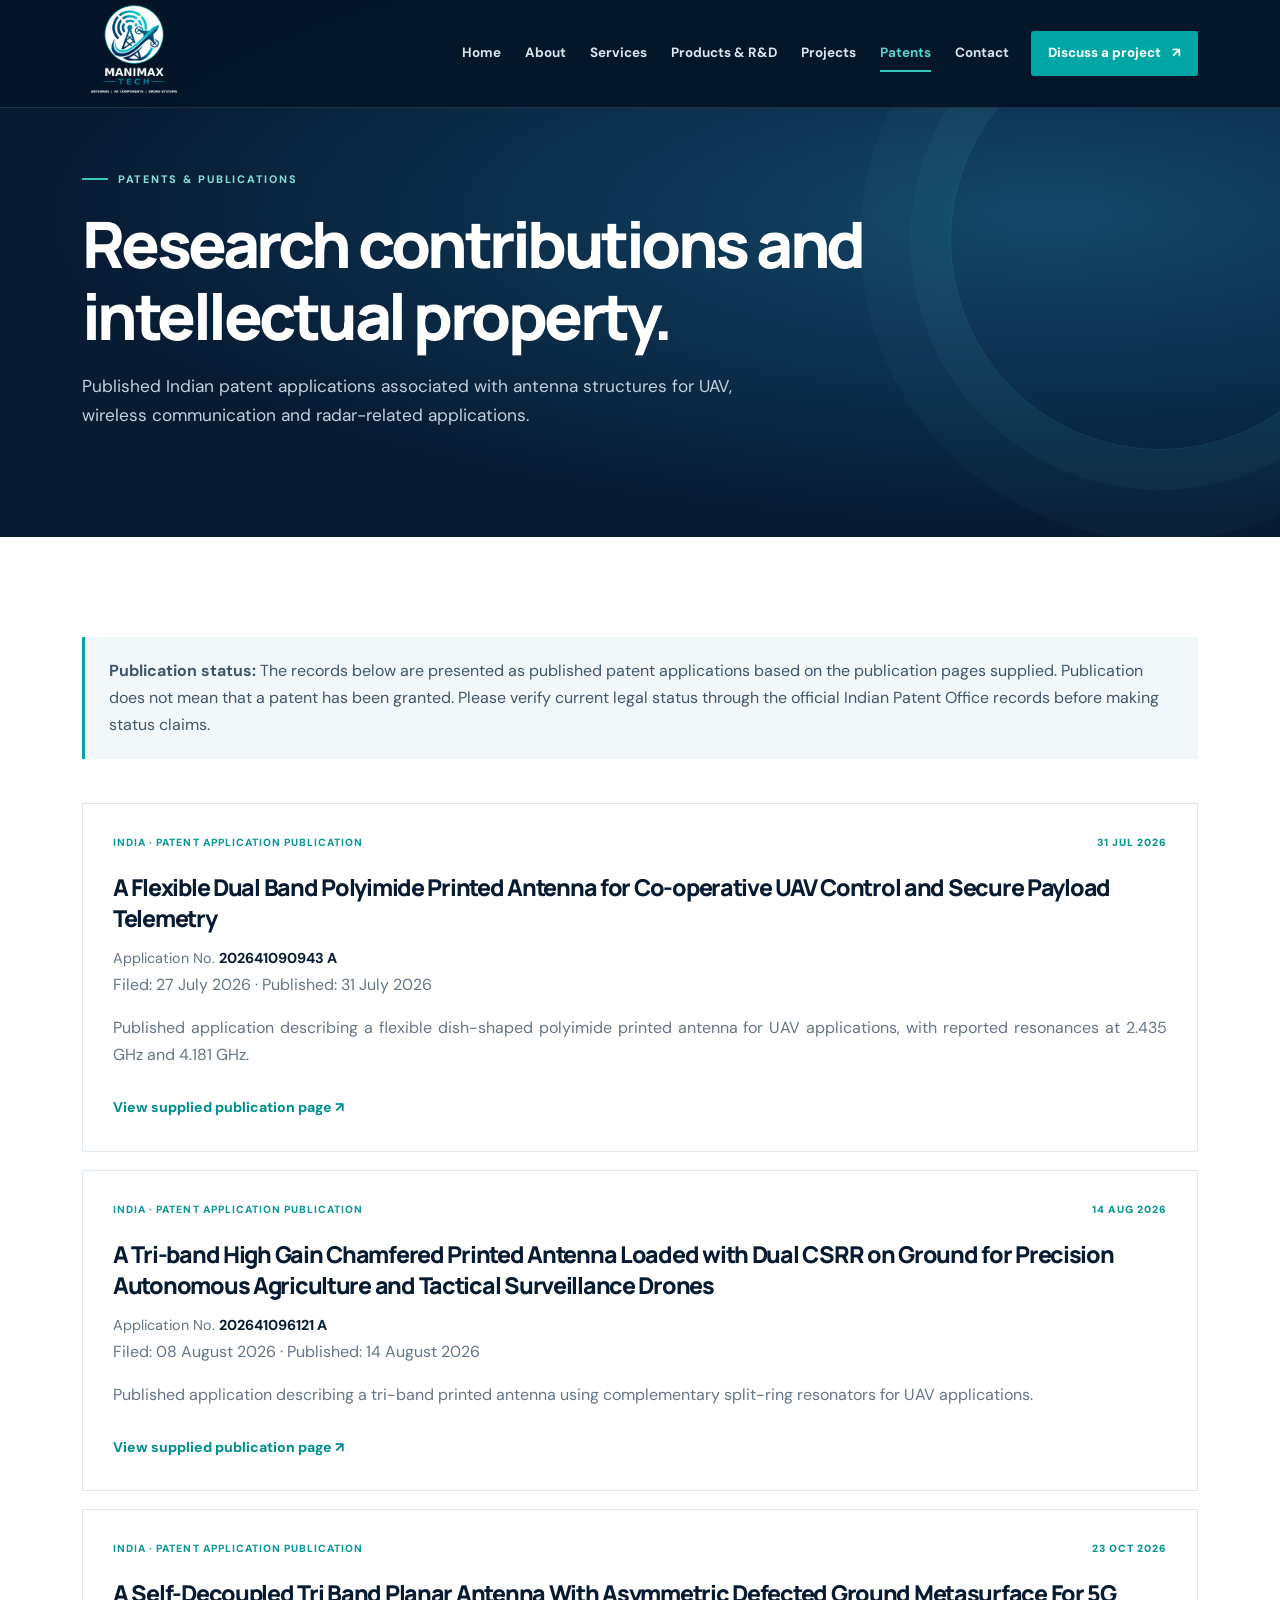
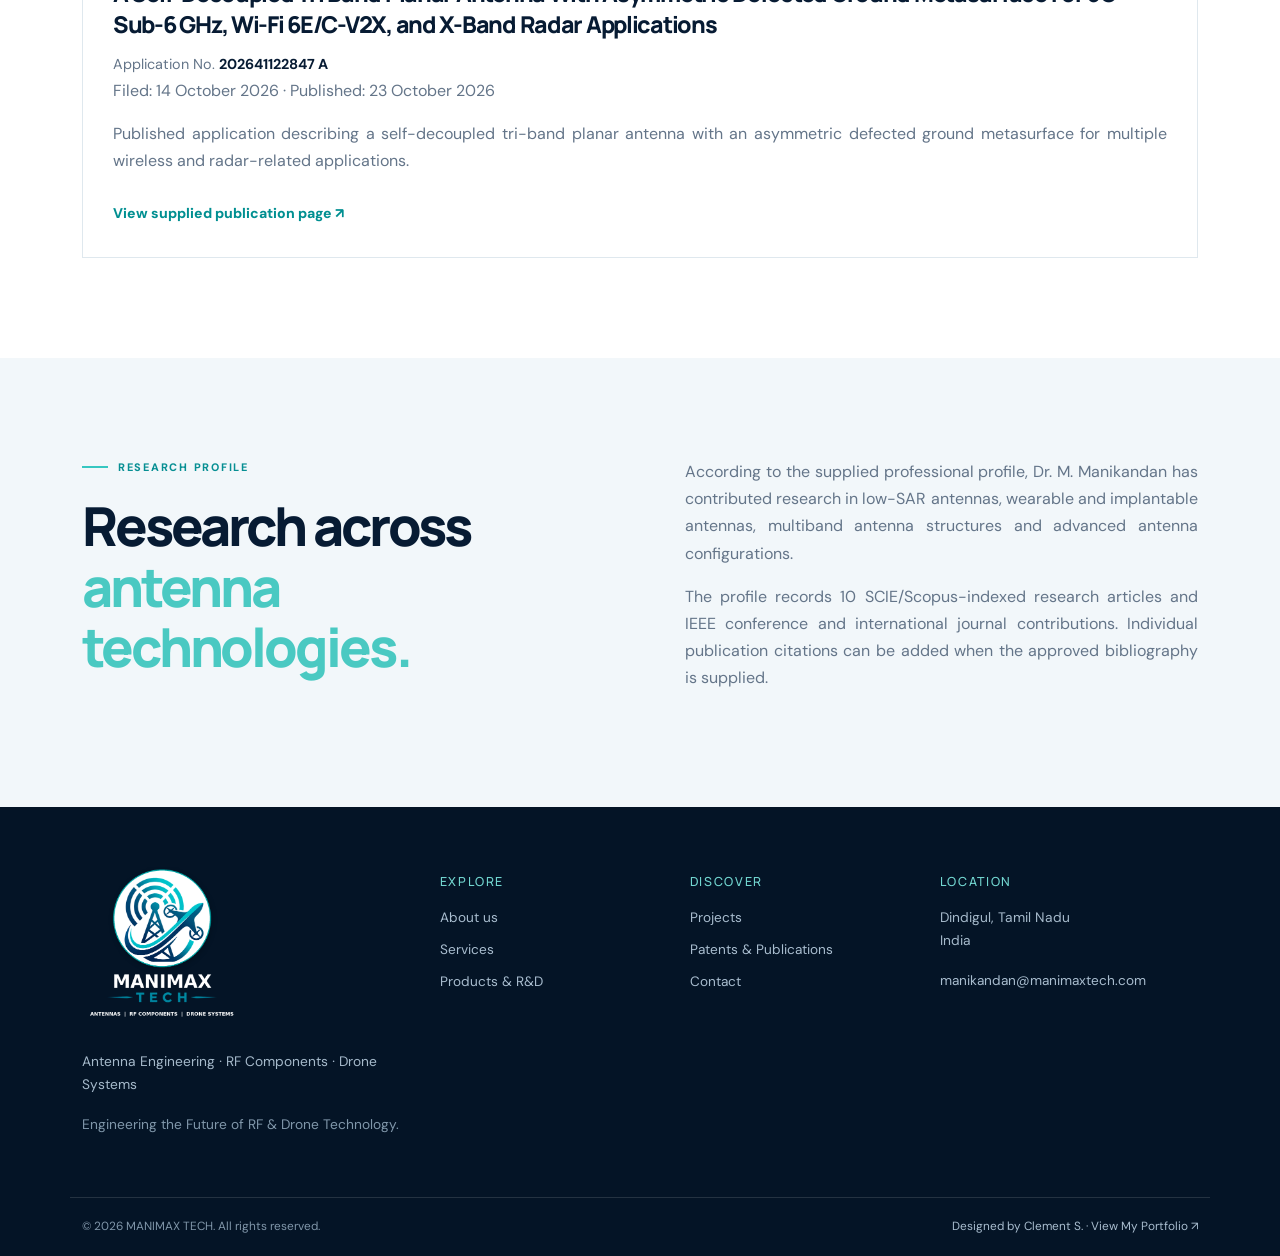
<file: patents.html>
<!DOCTYPE html>
<html lang="en"><head><meta charset="utf-8"/><meta content="width=device-width, initial-scale=1" name="viewport"/><meta content="MANIMAX TECH — Antenna Engineering, RF Components and Drone Systems." name="description"/><meta content="#071b33" name="theme-color"/><title>Patents &amp; Publications | MANIMAX TECH</title><link href="https://fonts.googleapis.com" rel="preconnect"/><link crossorigin="" href="https://fonts.gstatic.com" rel="preconnect"/><link href="https://fonts.googleapis.com/css2?family=DM+Sans:wght@400;500;600;700&amp;family=Manrope:wght@400;500;600;700;800&amp;display=swap" rel="stylesheet"/><link href="https://cdn.jsdelivr.net/npm/bootstrap@5.3.3/dist/css/bootstrap.min.css" rel="stylesheet"/><link href="assets/css/style.css" rel="stylesheet"/><link href="assets/css/responsive.css" rel="stylesheet"/><link href="assets/css/motion.css" rel="stylesheet"/><link href="assets/css/stability-fix.css" rel="stylesheet"/><link href="assets/css/final-polish.css" rel="stylesheet"/><link href="assets/css/pro-transitions.css" rel="stylesheet"/><link href="assets/favicon.ico" rel="icon" sizes="any"/><link href="assets/favicon-32.png" rel="icon" sizes="32x32" type="image/png"/><link href="assets/favicon-16.png" rel="icon" sizes="16x16" type="image/png"/><link href="assets/apple-touch-icon.png" rel="apple-touch-icon"/><link rel="icon" type="image/png" sizes="192x192" href="assets/favicon-192.png"/></head><body><a class="skip-link" href="#main">Skip to content</a><header class="site-header"><div class="container nav-wrap"><a aria-label="MANIMAX TECH home" class="brand" href="index.html"><img alt="MANIMAX TECH — Antennas, RF Components and Drone Systems" src="assets/images/manimax-logo-white-bg.png"/></a><button aria-controls="main-navigation" aria-expanded="false" aria-label="Toggle navigation" class="menu-toggle" type="button"><span></span><span></span><span></span></button><nav aria-label="Main navigation" class="main-nav" id="main-navigation"><ul><li><a class="nav-link" href="index.html">Home</a></li><li><a class="nav-link" href="about.html">About</a></li><li><a class="nav-link" href="services.html">Services</a></li><li><a class="nav-link" href="products.html">Products &amp; R&amp;D</a></li><li><a class="nav-link" href="projects.html">Projects</a></li><li><a class="nav-link active" href="patents.html">Patents</a></li><li><a class="nav-link" href="contact.html">Contact</a></li></ul><a class="nav-cta" href="contact.html">Discuss a project <span>↗</span></a></nav></div></header><main id="main"><section class="page-hero"><div class="container"><div class="eyebrow"><span></span>PATENTS &amp; PUBLICATIONS</div><h1>Research contributions and intellectual property.</h1><p>Published Indian patent applications associated with antenna structures for UAV, wireless communication and radar-related applications.</p></div><div class="page-hero-orbit"></div></section><section class="section"><div class="container"><div class="legal-note"><b>Publication status:</b> The records below are presented as published patent applications based on the publication pages supplied. Publication does not mean that a patent has been granted. Please verify current legal status through the official Indian Patent Office records before making status claims.</div><div class="patent-list"><article class="patent-card"><div class="patent-meta"><span>INDIA · PATENT APPLICATION PUBLICATION</span><b>31 JUL 2026</b></div><h2>A Flexible Dual Band Polyimide Printed Antenna for Co-operative UAV Control and Secure Payload Telemetry</h2><div class="patent-number">Application No. <strong>202641090943 A</strong></div><p>Filed: 27 July 2026 · Published: 31 July 2026</p><p>Published application describing a flexible dish-shaped polyimide printed antenna for UAV applications, with reported resonances at 2.435 GHz and 4.181 GHz.</p><a class="text-link" href="assets/images/patent-flexible-dish.jpg" target="_blank">View supplied publication page ↗</a></article><article class="patent-card"><div class="patent-meta"><span>INDIA · PATENT APPLICATION PUBLICATION</span><b>14 AUG 2026</b></div><h2>A Tri-band High Gain Chamfered Printed Antenna Loaded with Dual CSRR on Ground for Precision Autonomous Agriculture and Tactical Surveillance Drones</h2><div class="patent-number">Application No. <strong>202641096121 A</strong></div><p>Filed: 08 August 2026 · Published: 14 August 2026</p><p>Published application describing a tri-band printed antenna using complementary split-ring resonators for UAV applications.</p><a class="text-link" href="assets/images/patent-triband.jpg" target="_blank">View supplied publication page ↗</a></article><article class="patent-card"><div class="patent-meta"><span>INDIA · PATENT APPLICATION PUBLICATION</span><b>23 OCT 2026</b></div><h2>A Self-Decoupled Tri Band Planar Antenna With Asymmetric Defected Ground Metasurface For 5G Sub-6 GHz, Wi-Fi 6E/C-V2X, and X-Band Radar Applications</h2><div class="patent-number">Application No. <strong>202641122847 A</strong></div><p>Filed: 14 October 2026 · Published: 23 October 2026</p><p>Published application describing a self-decoupled tri-band planar antenna with an asymmetric defected ground metasurface for multiple wireless and radar-related applications.</p><a class="text-link" href="assets/images/patent-self-decoupled.jpg" target="_blank">View supplied publication page ↗</a></article></div></div></section><section class="section section-soft"><div class="container two-col"><div><div class="eyebrow eyebrow-dark"><span></span> RESEARCH PROFILE</div><h2>Research across <em>antenna technologies.</em></h2></div><div><p>According to the supplied professional profile, Dr. M. Manikandan has contributed research in low-SAR antennas, wearable and implantable antennas, multiband antenna structures and advanced antenna configurations.</p><p>The profile records 10 SCIE/Scopus-indexed research articles and IEEE conference and international journal contributions. Individual publication citations can be added when the approved bibliography is supplied.</p></div></div></section></main><footer class="footer"><div class="container footer-grid"><div><a class="brand footer-brand" href="index.html" aria-label="MANIMAX TECH home"><img alt="MANIMAX TECH — Antennas, RF Components and Drone Systems" src="assets/images/manimax-logo-white-bg.png"/></a><p>Antenna Engineering <i>·</i> RF Components <i>·</i> Drone Systems</p><p class="muted">Engineering the Future of RF &amp; Drone Technology.</p></div><div><h4>Explore</h4><a href="about.html">About us</a><a href="services.html">Services</a><a href="products.html">Products &amp; R&amp;D</a></div><div><h4>Discover</h4><a href="projects.html">Projects</a><a href="patents.html">Patents &amp; Publications</a><a href="contact.html">Contact</a></div><div><h4>Location</h4><p>Dindigul, Tamil Nadu<br/>India</p><a href="mailto:manikandan@manimaxtech.com">manikandan@manimaxtech.com</a></div></div><div class="container footer-bottom"><span>© <span id="year"></span> MANIMAX TECH. All rights reserved.</span><a class="footer-portfolio-link" href="https://clementdaniel17.github.io/portfolio/" target="_blank" rel="noopener noreferrer">Designed by Clement S. · View My Portfolio ↗</a></div></footer><script src="https://cdn.jsdelivr.net/npm/bootstrap@5.3.3/dist/js/bootstrap.bundle.min.js"></script><script src="assets/js/main.js"></script></body></html>
</file>
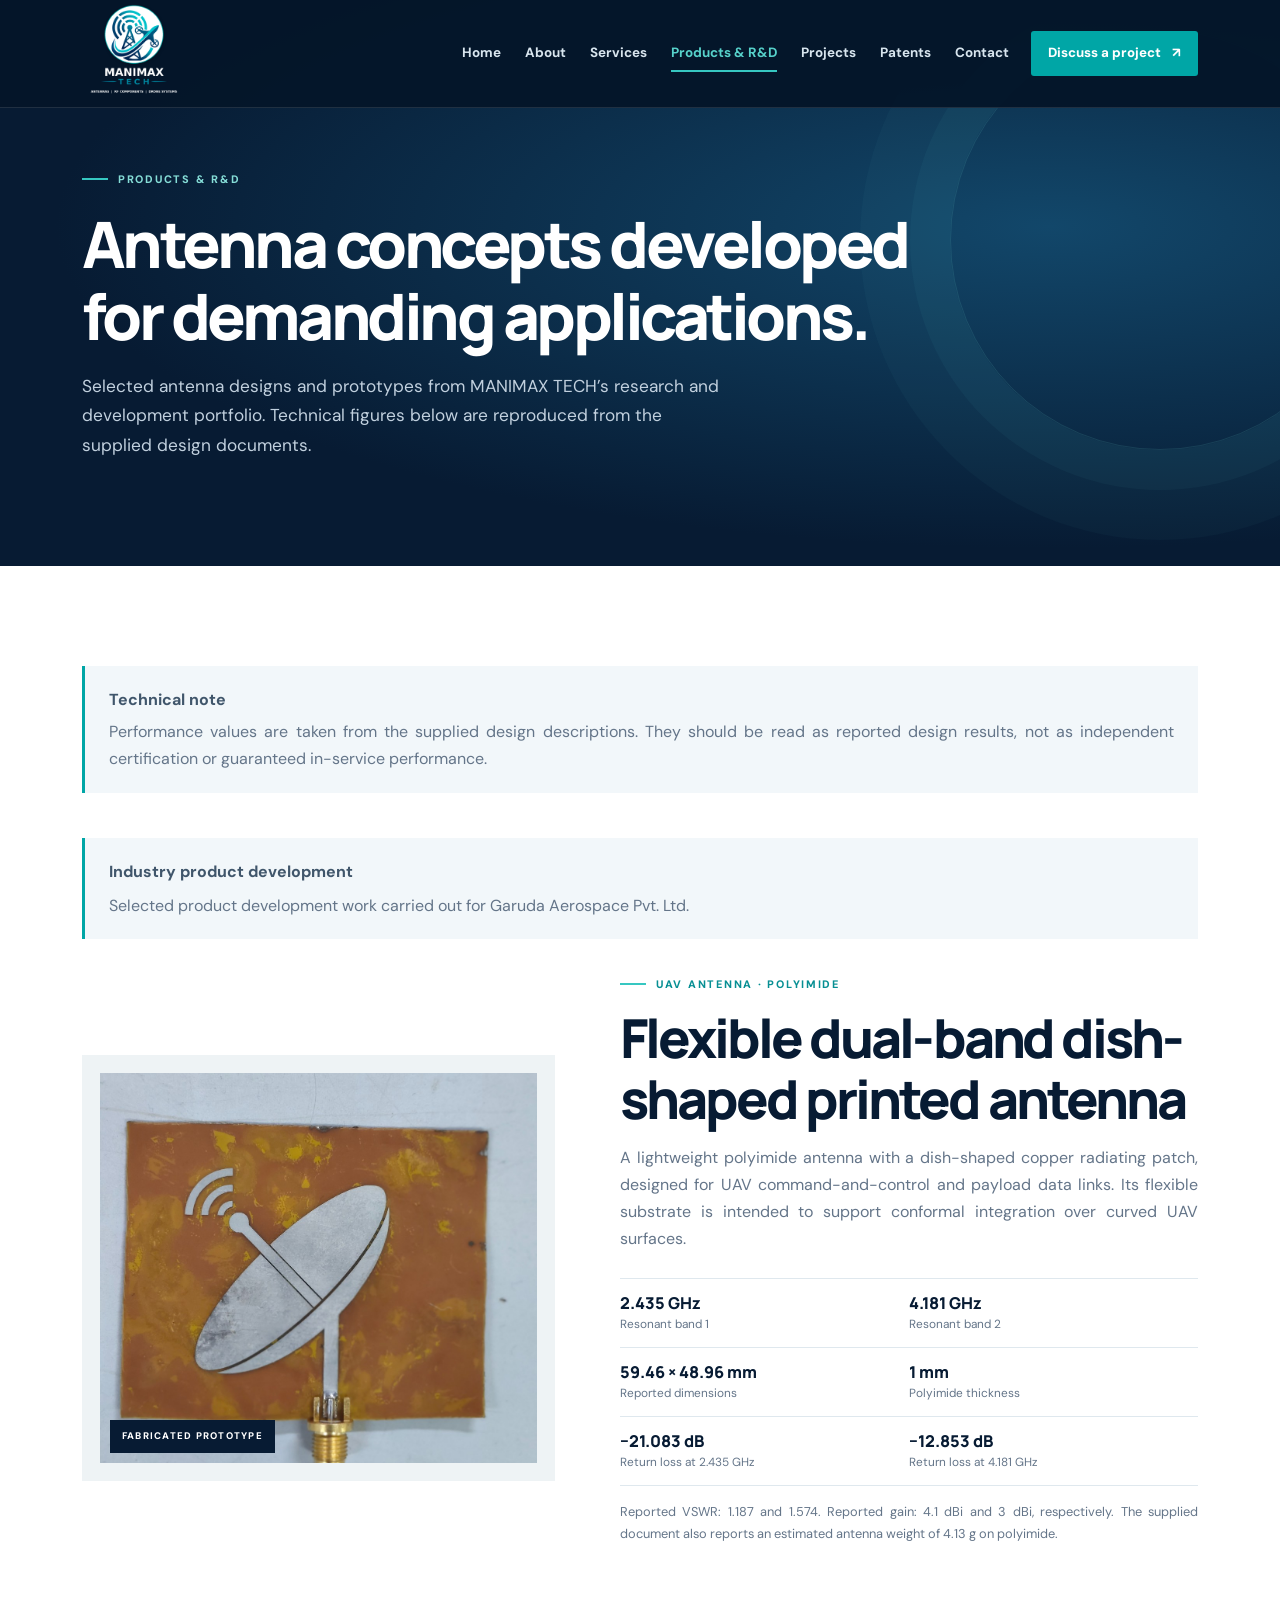
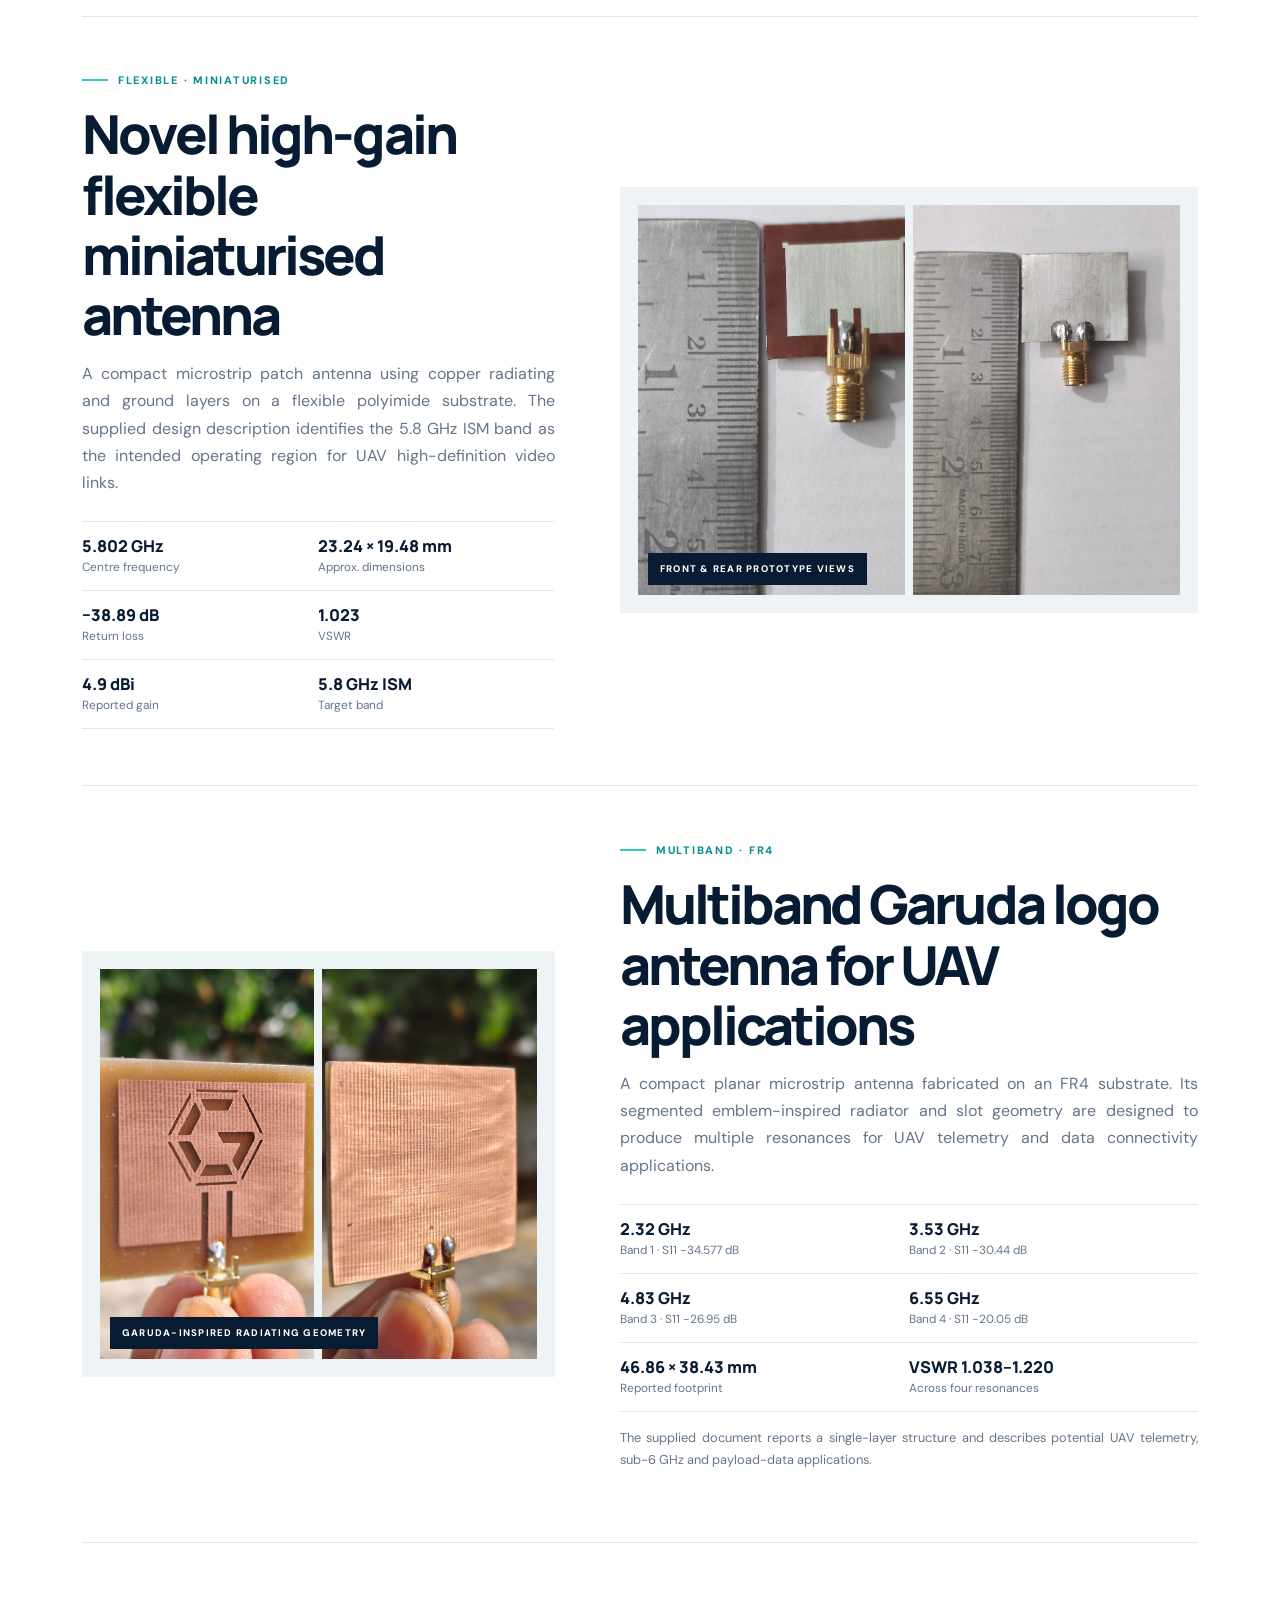
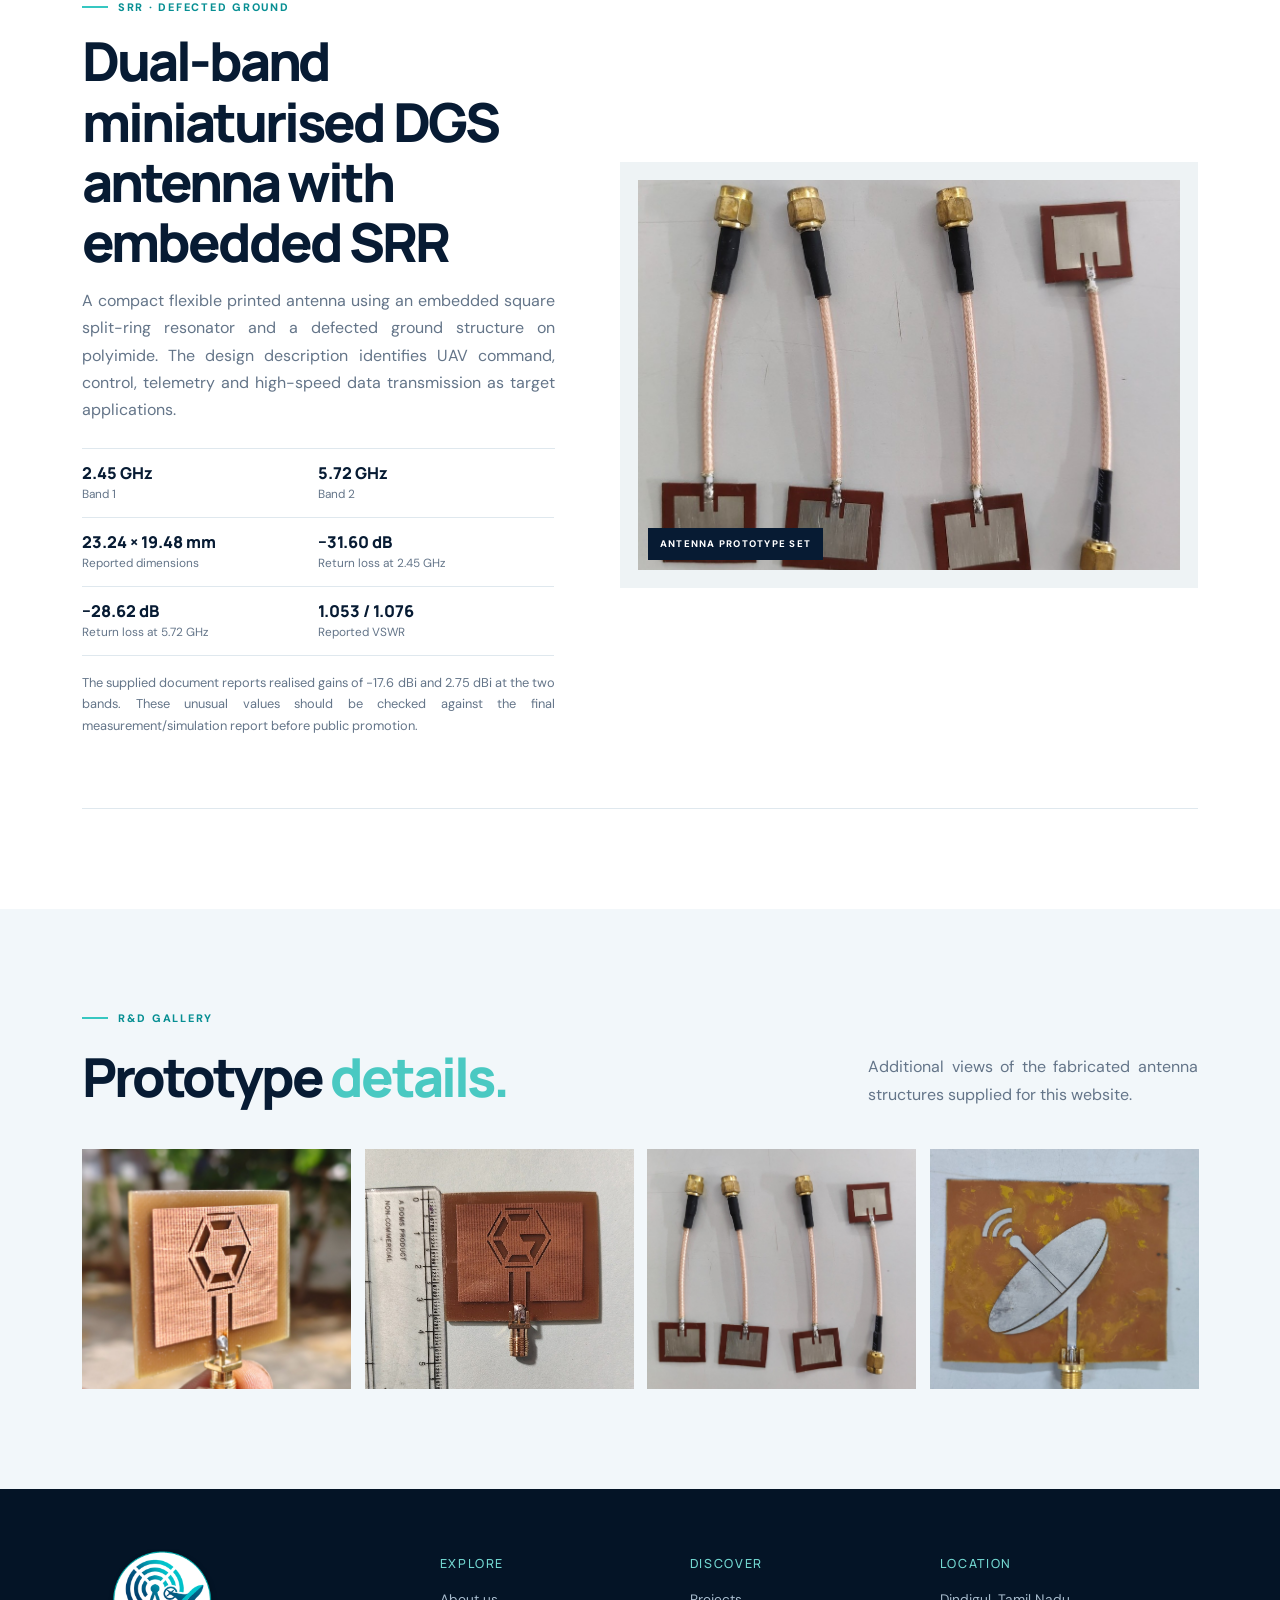
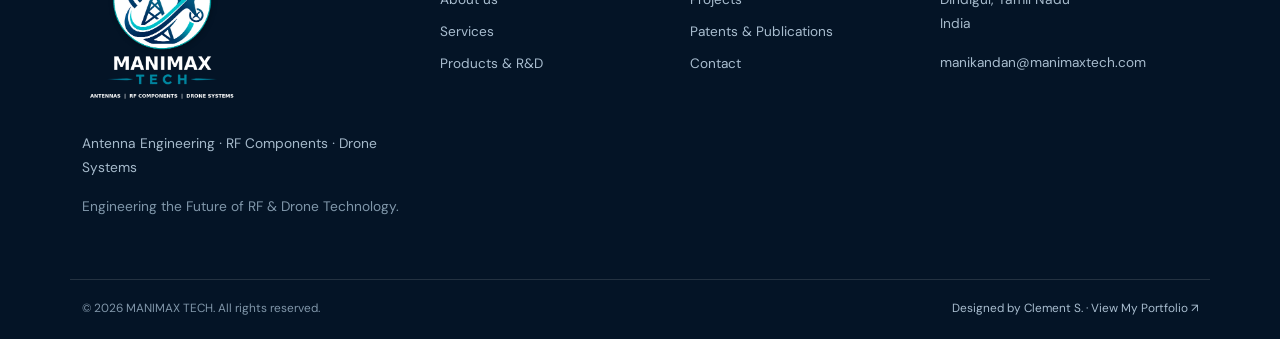
<file: products.html>
<!DOCTYPE html>

<html lang="en"><head><meta charset="utf-8"/><meta content="width=device-width, initial-scale=1" name="viewport"/><meta content="MANIMAX TECH — Antenna Engineering, RF Components and Drone Systems." name="description"/><meta content="#071b33" name="theme-color"/><title>Products &amp; R&amp;D | MANIMAX TECH</title><link href="https://fonts.googleapis.com" rel="preconnect"/><link crossorigin="" href="https://fonts.gstatic.com" rel="preconnect"/><link href="https://fonts.googleapis.com/css2?family=DM+Sans:wght@400;500;600;700&amp;family=Manrope:wght@400;500;600;700;800&amp;display=swap" rel="stylesheet"/><link href="https://cdn.jsdelivr.net/npm/bootstrap@5.3.3/dist/css/bootstrap.min.css" rel="stylesheet"/><link href="assets/css/style.css" rel="stylesheet"/><link href="assets/css/responsive.css" rel="stylesheet"/><link href="assets/css/motion.css" rel="stylesheet"/><link href="assets/css/stability-fix.css" rel="stylesheet"/><link href="assets/css/final-polish.css" rel="stylesheet"/><link href="assets/css/pro-transitions.css" rel="stylesheet"/><link href="assets/favicon.ico" rel="icon" sizes="any"/><link href="assets/favicon-32.png" rel="icon" sizes="32x32" type="image/png"/><link href="assets/favicon-16.png" rel="icon" sizes="16x16" type="image/png"/><link href="assets/apple-touch-icon.png" rel="apple-touch-icon"/><link rel="icon" type="image/png" sizes="192x192" href="assets/favicon-192.png"/></head><body><a class="skip-link" href="#main">Skip to content</a><header class="site-header"><div class="container nav-wrap"><a aria-label="MANIMAX TECH home" class="brand" href="index.html"><img alt="MANIMAX TECH — Antennas, RF Components and Drone Systems" src="assets/images/manimax-logo-white-bg.png"/></a><button aria-controls="main-navigation" aria-expanded="false" aria-label="Toggle navigation" class="menu-toggle" type="button"><span></span><span></span><span></span></button><nav aria-label="Main navigation" class="main-nav" id="main-navigation"><ul><li><a class="nav-link" href="index.html">Home</a></li><li><a class="nav-link" href="about.html">About</a></li><li><a class="nav-link" href="services.html">Services</a></li><li><a class="nav-link active" href="products.html">Products &amp; R&amp;D</a></li><li><a class="nav-link" href="projects.html">Projects</a></li><li><a class="nav-link" href="patents.html">Patents</a></li><li><a class="nav-link" href="contact.html">Contact</a></li></ul><a class="nav-cta" href="contact.html">Discuss a project <span>↗</span></a></nav></div></header><main id="main"><section class="page-hero"><div class="container"><div class="eyebrow"><span></span>PRODUCTS &amp; R&amp;D</div><h1>Antenna concepts developed for demanding applications.</h1><p>Selected antenna designs and prototypes from MANIMAX TECH’s research and development portfolio. Technical figures below are reproduced from the supplied design documents.</p></div><div class="page-hero-orbit"></div></section><section class="section"><div class="container"><div class="portfolio-note"><b>Technical note</b><p>Performance values are taken from the supplied design descriptions. They should be read as reported design results, not as independent certification or guaranteed in-service performance.</p></div><div class="industry-work-note">
<b>Industry product development</b>
<p>Selected product development work carried out for Garuda Aerospace Pvt. Ltd.</p>
</div>
<article class="product-detail" id="dish"><div class="product-image"><img alt="Fabricated flexible dish-shaped dual-band antenna prototype" src="assets/images/dish-prototype.jpg"/><div class="image-caption">FABRICATED PROTOTYPE</div></div><div class="product-copy"><div class="eyebrow eyebrow-dark"><span></span> UAV ANTENNA · POLYIMIDE</div><h2>Flexible dual-band dish-shaped printed antenna</h2><p>A lightweight polyimide antenna with a dish-shaped copper radiating patch, designed for UAV command-and-control and payload data links. Its flexible substrate is intended to support conformal integration over curved UAV surfaces.</p><div class="spec-grid"><div><strong>2.435 GHz</strong><span>Resonant band 1</span></div><div><strong>4.181 GHz</strong><span>Resonant band 2</span></div><div><strong>59.46 × 48.96 mm</strong><span>Reported dimensions</span></div><div><strong>1 mm</strong><span>Polyimide thickness</span></div><div><strong>−21.083 dB</strong><span>Return loss at 2.435 GHz</span></div><div><strong>−12.853 dB</strong><span>Return loss at 4.181 GHz</span></div></div><p class="product-footnote">Reported VSWR: 1.187 and 1.574. Reported gain: 4.1 dBi and 3 dBi, respectively. The supplied document also reports an estimated antenna weight of 4.13 g on polyimide.</p></div></article>
<article class="product-detail reverse" id="highgain"><div class="product-image"><div class="image-stack"><img alt="High-gain flexible antenna front view" src="assets/images/highgain-front.jpg"/><img alt="High-gain flexible antenna reverse view" src="assets/images/highgain-back.jpg"/></div><div class="image-caption">FRONT &amp; REAR PROTOTYPE VIEWS</div></div><div class="product-copy"><div class="eyebrow eyebrow-dark"><span></span> FLEXIBLE · MINIATURISED</div><h2>Novel high-gain flexible miniaturised antenna</h2><p>A compact microstrip patch antenna using copper radiating and ground layers on a flexible polyimide substrate. The supplied design description identifies the 5.8 GHz ISM band as the intended operating region for UAV high-definition video links.</p><div class="spec-grid"><div><strong>5.802 GHz</strong><span>Centre frequency</span></div><div><strong>23.24 × 19.48 mm</strong><span>Approx. dimensions</span></div><div><strong>−38.89 dB</strong><span>Return loss</span></div><div><strong>1.023</strong><span>VSWR</span></div><div><strong>4.9 dBi</strong><span>Reported gain</span></div><div><strong>5.8 GHz ISM</strong><span>Target band</span></div></div></div></article>
<article class="product-detail" id="garuda"><div class="product-image"><div class="image-stack"><img alt="Garuda logo multiband antenna front prototype" src="assets/images/garuda-front.jpg"/><img alt="Garuda logo multiband antenna rear prototype" src="assets/images/garuda-back.jpg"/></div><div class="image-caption">GARUDA-INSPIRED RADIATING GEOMETRY</div></div><div class="product-copy"><div class="eyebrow eyebrow-dark"><span></span> MULTIBAND · FR4</div><h2>Multiband Garuda logo antenna for UAV applications</h2><p>A compact planar microstrip antenna fabricated on an FR4 substrate. Its segmented emblem-inspired radiator and slot geometry are designed to produce multiple resonances for UAV telemetry and data connectivity applications.</p><div class="spec-grid"><div><strong>2.32 GHz</strong><span>Band 1 · S11 −34.577 dB</span></div><div><strong>3.53 GHz</strong><span>Band 2 · S11 −30.44 dB</span></div><div><strong>4.83 GHz</strong><span>Band 3 · S11 −26.95 dB</span></div><div><strong>6.55 GHz</strong><span>Band 4 · S11 −20.05 dB</span></div><div><strong>46.86 × 38.43 mm</strong><span>Reported footprint</span></div><div><strong>VSWR 1.038–1.220</strong><span>Across four resonances</span></div></div><p class="product-footnote">The supplied document reports a single-layer structure and describes potential UAV telemetry, sub-6 GHz and payload-data applications.</p></div></article>
<article class="product-detail reverse" id="srr"><div class="product-image"><img alt="Antenna prototype set supplied for R&amp;D portfolio" src="assets/images/highgain-set.jpg"/><div class="image-caption">ANTENNA PROTOTYPE SET</div></div><div class="product-copy"><div class="eyebrow eyebrow-dark"><span></span> SRR · DEFECTED GROUND</div><h2>Dual-band miniaturised DGS antenna with embedded SRR</h2><p>A compact flexible printed antenna using an embedded square split-ring resonator and a defected ground structure on polyimide. The design description identifies UAV command, control, telemetry and high-speed data transmission as target applications.</p><div class="spec-grid"><div><strong>2.45 GHz</strong><span>Band 1</span></div><div><strong>5.72 GHz</strong><span>Band 2</span></div><div><strong>23.24 × 19.48 mm</strong><span>Reported dimensions</span></div><div><strong>−31.60 dB</strong><span>Return loss at 2.45 GHz</span></div><div><strong>−28.62 dB</strong><span>Return loss at 5.72 GHz</span></div><div><strong>1.053 / 1.076</strong><span>Reported VSWR</span></div></div><p class="product-footnote">The supplied document reports realised gains of −17.6 dBi and 2.75 dBi at the two bands. These unusual values should be checked against the final measurement/simulation report before public promotion.</p></div></article>
</div></section><section class="section section-soft"><div class="container"><div class="section-heading"><div><div class="eyebrow eyebrow-dark"><span></span> R&amp;D GALLERY</div><h2>Prototype <em>details.</em></h2></div><p>Additional views of the fabricated antenna structures supplied for this website.</p></div><div class="gallery-grid"><img alt="Angled view of Garuda antenna prototype" src="assets/images/garuda-angle.jpg"/><img alt="Garuda antenna prototype shown with scale" src="assets/images/garuda-scale.jpg"/><img alt="Multiple flexible antenna samples" src="assets/images/highgain-set.jpg"/><img alt="Dish-shaped flexible antenna prototype" src="assets/images/dish-prototype.jpg"/></div></div></section></main><footer class="footer"><div class="container footer-grid"><div><a class="brand footer-brand" href="index.html" aria-label="MANIMAX TECH home"><img alt="MANIMAX TECH — Antennas, RF Components and Drone Systems" src="assets/images/manimax-logo-white-bg.png"/></a><p>Antenna Engineering <i>·</i> RF Components <i>·</i> Drone Systems</p><p class="muted">Engineering the Future of RF &amp; Drone Technology.</p></div><div><h4>Explore</h4><a href="about.html">About us</a><a href="services.html">Services</a><a href="products.html">Products &amp; R&amp;D</a></div><div><h4>Discover</h4><a href="projects.html">Projects</a><a href="patents.html">Patents &amp; Publications</a><a href="contact.html">Contact</a></div><div><h4>Location</h4><p>Dindigul, Tamil Nadu<br/>India</p><a href="mailto:manikandan@manimaxtech.com">manikandan@manimaxtech.com</a></div></div><div class="container footer-bottom"><span>© <span id="year"></span> MANIMAX TECH. All rights reserved.</span><a class="footer-portfolio-link" href="https://clementdaniel17.github.io/portfolio/" target="_blank" rel="noopener noreferrer">Designed by Clement S. · View My Portfolio ↗</a></div></footer><script src="https://cdn.jsdelivr.net/npm/bootstrap@5.3.3/dist/js/bootstrap.bundle.min.js"></script><script src="assets/js/main.js"></script></body></html>
</file>
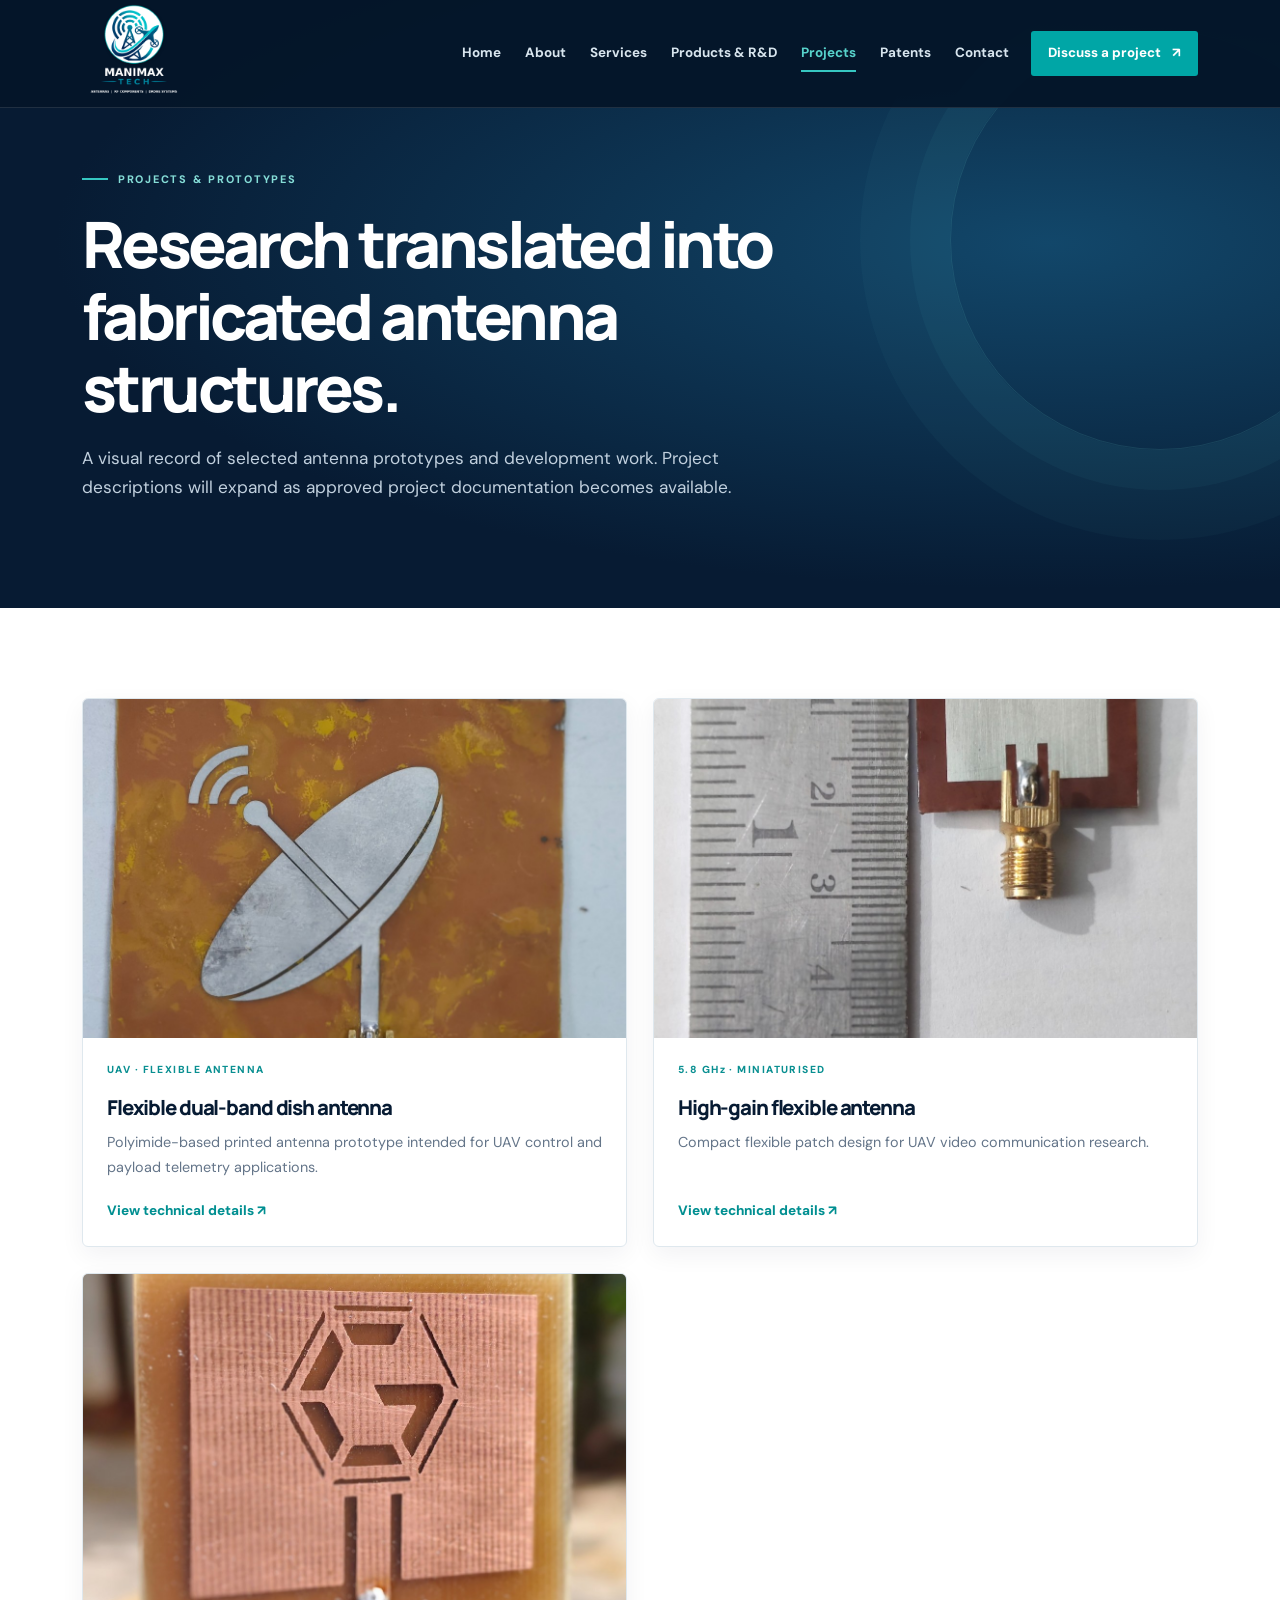
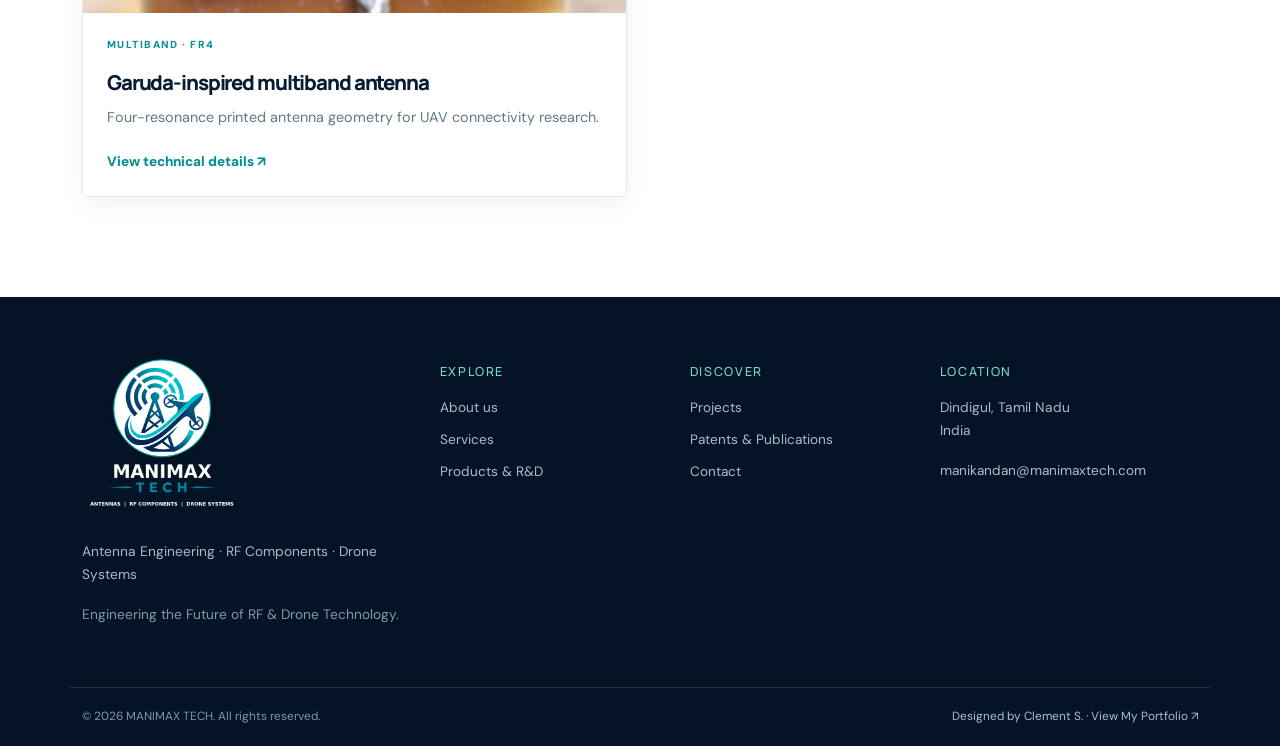
<file: projects.html>
<!DOCTYPE html>

<html lang="en"><head><meta charset="utf-8"/><meta content="width=device-width, initial-scale=1" name="viewport"/><meta content="MANIMAX TECH — Antenna Engineering, RF Components and Drone Systems." name="description"/><meta content="#071b33" name="theme-color"/><title>Projects | MANIMAX TECH</title><link href="https://fonts.googleapis.com" rel="preconnect"/><link crossorigin="" href="https://fonts.gstatic.com" rel="preconnect"/><link href="https://fonts.googleapis.com/css2?family=DM+Sans:wght@400;500;600;700&amp;family=Manrope:wght@400;500;600;700;800&amp;display=swap" rel="stylesheet"/><link href="https://cdn.jsdelivr.net/npm/bootstrap@5.3.3/dist/css/bootstrap.min.css" rel="stylesheet"/><link href="assets/css/style.css" rel="stylesheet"/><link href="assets/css/responsive.css" rel="stylesheet"/><link href="assets/css/motion.css" rel="stylesheet"/><link href="assets/css/stability-fix.css" rel="stylesheet"/><link href="assets/css/projects-gallery.css" rel="stylesheet"/><link href="assets/css/final-polish.css" rel="stylesheet"/><link href="assets/css/pro-transitions.css" rel="stylesheet"/><link href="assets/favicon.ico" rel="icon" sizes="any"/><link href="assets/favicon-32.png" rel="icon" sizes="32x32" type="image/png"/><link href="assets/favicon-16.png" rel="icon" sizes="16x16" type="image/png"/><link href="assets/apple-touch-icon.png" rel="apple-touch-icon"/><link rel="icon" type="image/png" sizes="192x192" href="assets/favicon-192.png"/></head><body><a class="skip-link" href="#main">Skip to content</a><header class="site-header"><div class="container nav-wrap"><a aria-label="MANIMAX TECH home" class="brand" href="index.html"><img alt="MANIMAX TECH — Antennas, RF Components and Drone Systems" src="assets/images/manimax-logo-white-bg.png"/></a><button aria-controls="main-navigation" aria-expanded="false" aria-label="Toggle navigation" class="menu-toggle" type="button"><span></span><span></span><span></span></button><nav aria-label="Main navigation" class="main-nav" id="main-navigation"><ul><li><a class="nav-link" href="index.html">Home</a></li><li><a class="nav-link" href="about.html">About</a></li><li><a class="nav-link" href="services.html">Services</a></li><li><a class="nav-link" href="products.html">Products &amp; R&amp;D</a></li><li><a class="nav-link active" href="projects.html">Projects</a></li><li><a class="nav-link" href="patents.html">Patents</a></li><li><a class="nav-link" href="contact.html">Contact</a></li></ul><a class="nav-cta" href="contact.html">Discuss a project <span>↗</span></a></nav></div></header><main id="main"><section class="page-hero"><div class="container"><div class="eyebrow"><span></span>PROJECTS &amp; PROTOTYPES</div><h1>Research translated into fabricated antenna structures.</h1><p>A visual record of selected antenna prototypes and development work. Project descriptions will expand as approved project documentation becomes available.</p></div><div class="page-hero-orbit"></div></section><section class="section projects-section"><div class="container"><div class="project-grid"><article class="project-card project-wide"><img alt="Flexible dual-band dish antenna" src="assets/images/dish-prototype.jpg"/><div><span>UAV · FLEXIBLE ANTENNA</span><h2>Flexible dual-band dish antenna</h2><p>Polyimide-based printed antenna prototype intended for UAV control and payload telemetry applications.</p><a href="products.html#dish">View technical details ↗</a></div></article><article class="project-card"><img alt="High gain flexible antenna" src="assets/images/highgain-front.jpg"/><div><span>5.8 GHz · MINIATURISED</span><h2>High-gain flexible antenna</h2><p>Compact flexible patch design for UAV video communication research.</p><a href="products.html#highgain">View technical details ↗</a></div></article><article class="project-card"><img alt="Garuda multiband antenna" src="assets/images/garuda-front.jpg"/><div><span>MULTIBAND · FR4</span><h2>Garuda-inspired multiband antenna</h2><p>Four-resonance printed antenna geometry for UAV connectivity research.</p><a href="products.html#garuda">View technical details ↗</a></div></article></div></div></section></main><footer class="footer"><div class="container footer-grid"><div><a class="brand footer-brand" href="index.html" aria-label="MANIMAX TECH home"><img alt="MANIMAX TECH — Antennas, RF Components and Drone Systems" src="assets/images/manimax-logo-white-bg.png"/></a><p>Antenna Engineering <i>·</i> RF Components <i>·</i> Drone Systems</p><p class="muted">Engineering the Future of RF &amp; Drone Technology.</p></div><div><h4>Explore</h4><a href="about.html">About us</a><a href="services.html">Services</a><a href="products.html">Products &amp; R&amp;D</a></div><div><h4>Discover</h4><a href="projects.html">Projects</a><a href="patents.html">Patents &amp; Publications</a><a href="contact.html">Contact</a></div><div><h4>Location</h4><p>Dindigul, Tamil Nadu<br/>India</p><a href="mailto:manikandan@manimaxtech.com">manikandan@manimaxtech.com</a></div></div><div class="container footer-bottom"><span>© <span id="year"></span> MANIMAX TECH. All rights reserved.</span><a class="footer-portfolio-link" href="https://clementdaniel17.github.io/portfolio/" target="_blank" rel="noopener noreferrer">Designed by Clement S. · View My Portfolio ↗</a></div></footer><script src="https://cdn.jsdelivr.net/npm/bootstrap@5.3.3/dist/js/bootstrap.bundle.min.js"></script><script src="assets/js/main.js"></script></body></html>
</file>
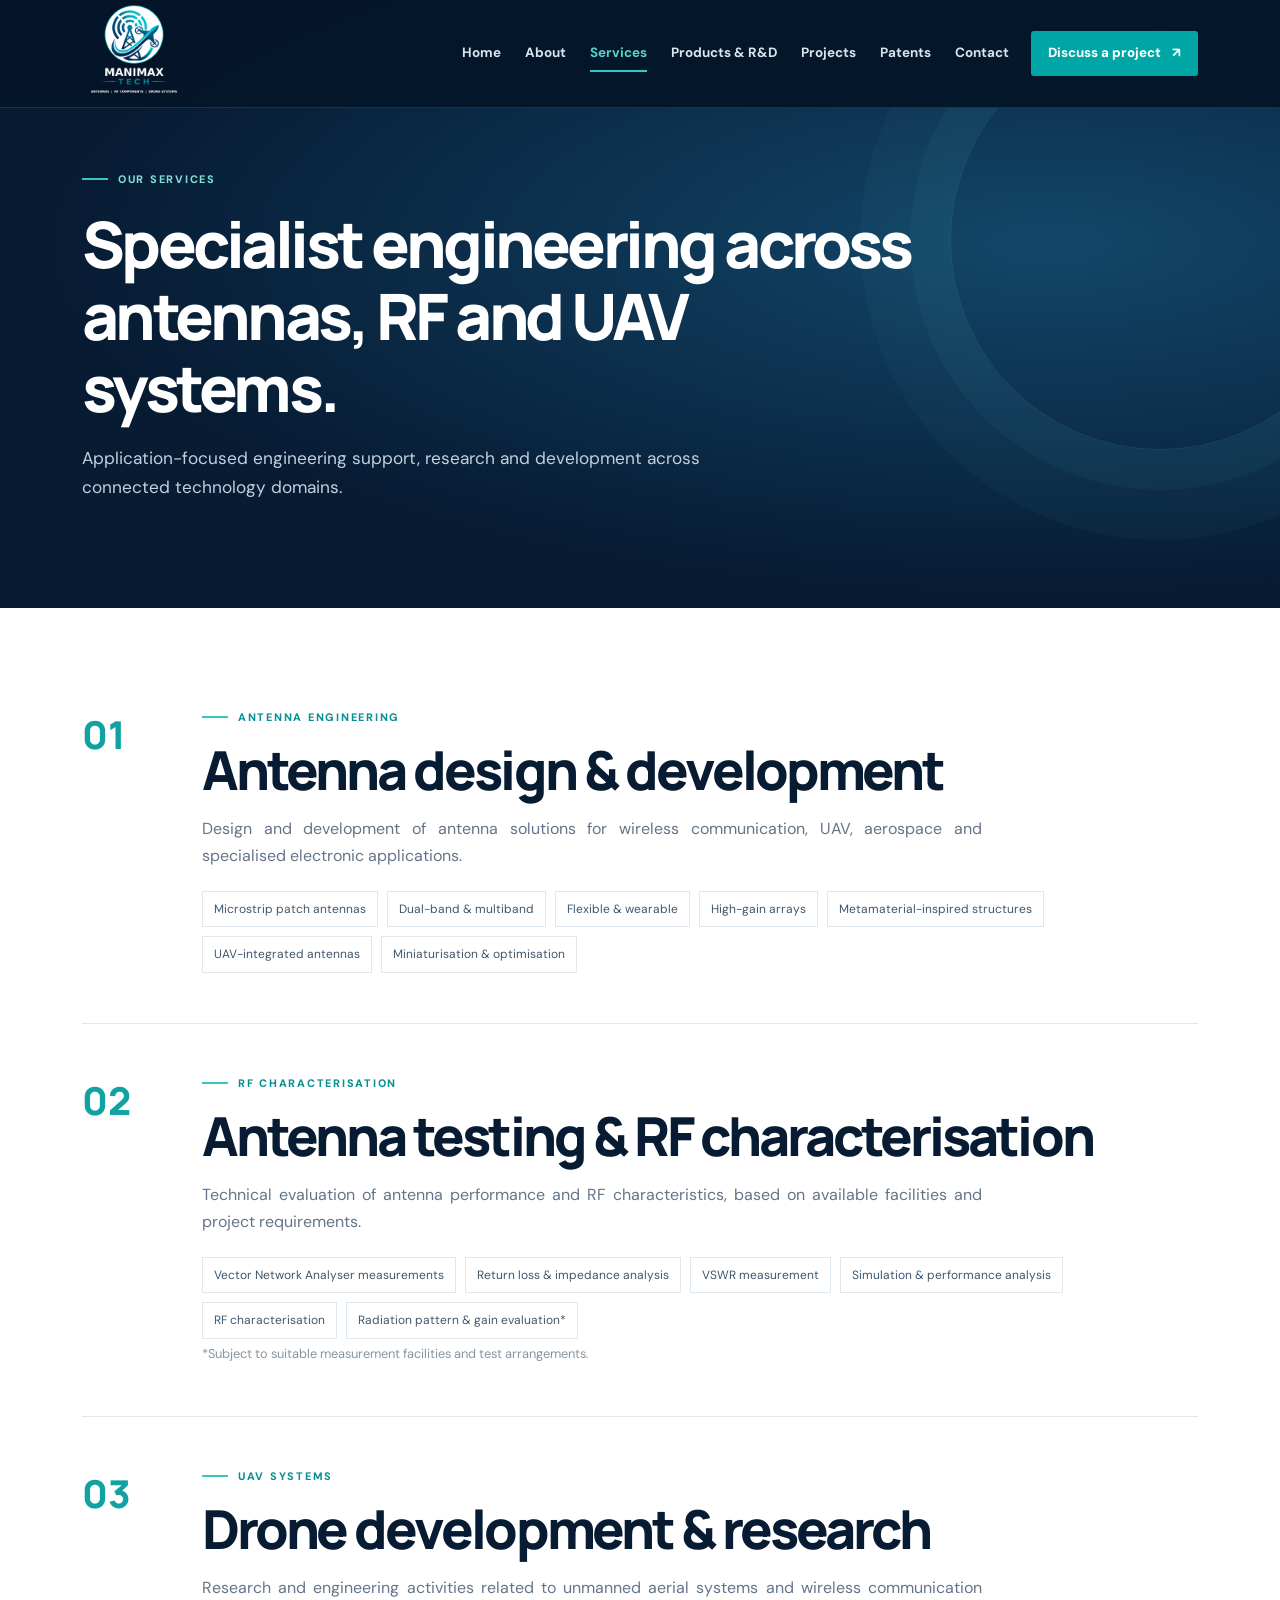
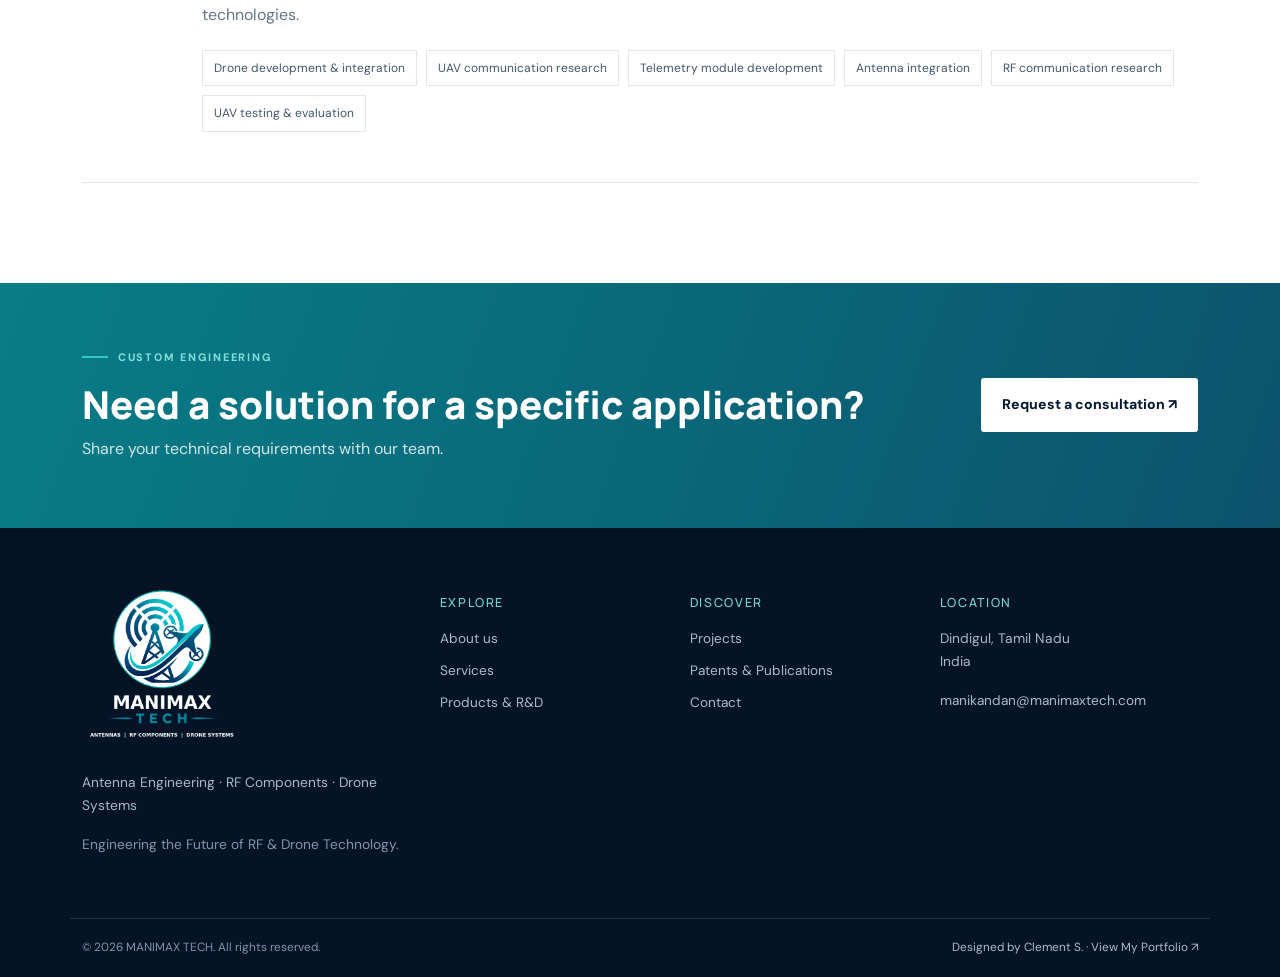
<file: services.html>
<!DOCTYPE html>
<html lang="en"><head><meta charset="utf-8"/><meta content="width=device-width, initial-scale=1" name="viewport"/><meta content="MANIMAX TECH — Antenna Engineering, RF Components and Drone Systems." name="description"/><meta content="#071b33" name="theme-color"/><title>Services | MANIMAX TECH</title><link href="https://fonts.googleapis.com" rel="preconnect"/><link crossorigin="" href="https://fonts.gstatic.com" rel="preconnect"/><link href="https://fonts.googleapis.com/css2?family=DM+Sans:wght@400;500;600;700&amp;family=Manrope:wght@400;500;600;700;800&amp;display=swap" rel="stylesheet"/><link href="https://cdn.jsdelivr.net/npm/bootstrap@5.3.3/dist/css/bootstrap.min.css" rel="stylesheet"/><link href="assets/css/style.css" rel="stylesheet"/><link href="assets/css/responsive.css" rel="stylesheet"/><link href="assets/css/motion.css" rel="stylesheet"/><link href="assets/css/stability-fix.css" rel="stylesheet"/><link href="assets/css/final-polish.css" rel="stylesheet"/><link href="assets/css/pro-transitions.css" rel="stylesheet"/><link href="assets/favicon.ico" rel="icon" sizes="any"/><link href="assets/favicon-32.png" rel="icon" sizes="32x32" type="image/png"/><link href="assets/favicon-16.png" rel="icon" sizes="16x16" type="image/png"/><link href="assets/apple-touch-icon.png" rel="apple-touch-icon"/><link rel="icon" type="image/png" sizes="192x192" href="assets/favicon-192.png"/></head><body><a class="skip-link" href="#main">Skip to content</a><header class="site-header"><div class="container nav-wrap"><a aria-label="MANIMAX TECH home" class="brand" href="index.html"><img alt="MANIMAX TECH — Antennas, RF Components and Drone Systems" src="assets/images/manimax-logo-white-bg.png"/></a><button aria-controls="main-navigation" aria-expanded="false" aria-label="Toggle navigation" class="menu-toggle" type="button"><span></span><span></span><span></span></button><nav aria-label="Main navigation" class="main-nav" id="main-navigation"><ul><li><a class="nav-link" href="index.html">Home</a></li><li><a class="nav-link" href="about.html">About</a></li><li><a class="nav-link active" href="services.html">Services</a></li><li><a class="nav-link" href="products.html">Products &amp; R&amp;D</a></li><li><a class="nav-link" href="projects.html">Projects</a></li><li><a class="nav-link" href="patents.html">Patents</a></li><li><a class="nav-link" href="contact.html">Contact</a></li></ul><a class="nav-cta" href="contact.html">Discuss a project <span>↗</span></a></nav></div></header><main id="main"><section class="page-hero"><div class="container"><div class="eyebrow"><span></span>OUR SERVICES</div><h1>Specialist engineering across antennas, RF and UAV systems.</h1><p>Application-focused engineering support, research and development across connected technology domains.</p></div><div class="page-hero-orbit"></div></section><section class="section"><div class="container service-detail-list"><article class="service-detail" id="antenna"><div class="service-detail-no">01</div><div><div class="eyebrow eyebrow-dark"><span></span> ANTENNA ENGINEERING</div><h2>Antenna design &amp; development</h2><p>Design and development of antenna solutions for wireless communication, UAV, aerospace and specialised electronic applications.</p><div class="tag-list"><span>Microstrip patch antennas</span><span>Dual-band &amp; multiband</span><span>Flexible &amp; wearable</span><span>High-gain arrays</span><span>Metamaterial-inspired structures</span><span>UAV-integrated antennas</span><span>Miniaturisation &amp; optimisation</span></div></div></article><article class="service-detail" id="testing"><div class="service-detail-no">02</div><div><div class="eyebrow eyebrow-dark"><span></span> RF CHARACTERISATION</div><h2>Antenna testing &amp; RF characterisation</h2><p>Technical evaluation of antenna performance and RF characteristics, based on available facilities and project requirements.</p><div class="tag-list"><span>Vector Network Analyser measurements</span><span>Return loss &amp; impedance analysis</span><span>VSWR measurement</span><span>Simulation &amp; performance analysis</span><span>RF characterisation</span><span>Radiation pattern &amp; gain evaluation*</span></div><small class="disclaimer">*Subject to suitable measurement facilities and test arrangements.</small></div></article><article class="service-detail" id="uav"><div class="service-detail-no">03</div><div><div class="eyebrow eyebrow-dark"><span></span> UAV SYSTEMS</div><h2>Drone development &amp; research</h2><p>Research and engineering activities related to unmanned aerial systems and wireless communication technologies.</p><div class="tag-list"><span>Drone development &amp; integration</span><span>UAV communication research</span><span>Telemetry module development</span><span>Antenna integration</span><span>RF communication research</span><span>UAV testing &amp; evaluation</span></div></div></article></div></section>
<section class="cta-section"><div class="container cta-inner"><div><div class="eyebrow"><span></span> CUSTOM ENGINEERING</div><h2>Need a solution for a specific application?</h2><p>Share your technical requirements with our team.</p></div><a class="button button-light" href="contact.html">Request a consultation ↗</a></div></section></main><footer class="footer"><div class="container footer-grid"><div><a class="brand footer-brand" href="index.html" aria-label="MANIMAX TECH home"><img alt="MANIMAX TECH — Antennas, RF Components and Drone Systems" src="assets/images/manimax-logo-white-bg.png"/></a><p>Antenna Engineering <i>·</i> RF Components <i>·</i> Drone Systems</p><p class="muted">Engineering the Future of RF &amp; Drone Technology.</p></div><div><h4>Explore</h4><a href="about.html">About us</a><a href="services.html">Services</a><a href="products.html">Products &amp; R&amp;D</a></div><div><h4>Discover</h4><a href="projects.html">Projects</a><a href="patents.html">Patents &amp; Publications</a><a href="contact.html">Contact</a></div><div><h4>Location</h4><p>Dindigul, Tamil Nadu<br/>India</p><a href="mailto:manikandan@manimaxtech.com">manikandan@manimaxtech.com</a></div></div><div class="container footer-bottom"><span>© <span id="year"></span> MANIMAX TECH. All rights reserved.</span><a class="footer-portfolio-link" href="https://clementdaniel17.github.io/portfolio/" target="_blank" rel="noopener noreferrer">Designed by Clement S. · View My Portfolio ↗</a></div></footer><script src="https://cdn.jsdelivr.net/npm/bootstrap@5.3.3/dist/js/bootstrap.bundle.min.js"></script><script src="assets/js/main.js"></script></body></html>
</file>
<file: assets/css/style.css>
:root{--navy:#071b33;--navy2:#0c2b4a;--teal:#00a6a6;--teal2:#36c7c1;--ink:#10243a;--muted:#647589;--soft:#f2f7fa;--line:#dfe8ee;--white:#fff}*{box-sizing:border-box}html{scroll-behavior:smooth;scroll-padding-top:95px}body{margin:0;font-family:'DM Sans',sans-serif;color:var(--ink);line-height:1.7}h1,h2,h3,h4,.brand{font-family:Manrope,sans-serif}a{text-decoration:none;color:inherit}.container{width:min(1160px,calc(100% - 44px));margin:auto}.skip-link{position:absolute;left:-999px;top:10px;background:white;padding:10px;z-index:1000}.skip-link:focus{left:10px}.site-header{height:84px;position:absolute;top:0;left:0;right:0;z-index:100;background:rgba(5,22,42,.22);border-bottom:1px solid #ffffff1c;backdrop-filter:blur(14px)}.nav-wrap{height:100%;display:flex;align-items:center;justify-content:space-between}.brand{display:flex;align-items:center;gap:9px;color:#fff;font-weight:800;letter-spacing:.045em;font-size:1.12rem}.brand img{width:48px;height:48px;object-fit:contain}.brand b{color:#4ac9c2;font-weight:600}.main-nav{display:flex;align-items:center;gap:20px}.main-nav ul{list-style:none;display:flex;gap:4px;margin:0;padding:0}.nav-link{display:block;color:#d8e5ee;font-size:.84rem;font-weight:700;padding:12px 10px;transition:.2s}.nav-link:hover,.nav-link.active{color:#57d2cb}.nav-cta{padding:11px 17px;background:var(--teal);color:white;font-size:.83rem;font-weight:800;border-radius:3px}.nav-cta span{padding-left:8px}.menu-toggle{display:none;background:none;border:0;padding:8px}.menu-toggle span{display:block;width:25px;height:2px;background:#fff;margin:5px}.hero{position:relative;overflow:hidden;background:radial-gradient(ellipse at 78% 42%,#12476a 0,#0b2a49 35%,#06182d 73%);color:white;min-height:750px;padding:155px 0 90px}.hero-pattern{position:absolute;inset:0;opacity:.12;background-image:linear-gradient(#7dd8d222 1px,transparent 1px),linear-gradient(90deg,#7dd8d222 1px,transparent 1px);background-size:54px 54px;mask-image:linear-gradient(90deg,transparent,#000)}.hero-grid{position:relative;display:grid;grid-template-columns:1.1fr .9fr;align-items:center;gap:30px;min-height:500px}.eyebrow{display:flex;align-items:center;gap:10px;color:#85ddd7;font-size:.68rem;font-weight:800;letter-spacing:.16em;text-transform:uppercase}.eyebrow>span{width:26px;height:2px;background:var(--teal2);display:inline-block}.eyebrow-dark{color:#078f93}.hero h1{font-size:clamp(3.1rem,5.7vw,5.35rem);line-height:1.05;letter-spacing:-.06em;font-weight:800;margin:25px 0;max-width:720px}.hero h1 em,.section h2 em,.page-hero h1 em,.statement-section h2 em{font-style:normal;color:#4ac9c2}.hero-copy>p{font-size:1.1rem;color:#c0d0df;max-width:590px}.hero-actions{display:flex;gap:13px;flex-wrap:wrap;margin-top:30px}.button{display:inline-flex;align-items:center;gap:16px;justify-content:center;padding:14px 20px;border-radius:3px;font-weight:800;font-size:.88rem;border:1px solid transparent;transition:.2s}.button b{font-size:1rem}.button-primary{background:var(--teal);color:#fff}.button-primary:hover{background:#00898f}.button-outline{border-color:#ffffff70;color:white}.button-outline:hover{background:#ffffff12}.hero-tags{display:flex;align-items:center;gap:12px;margin-top:58px;color:#9fb5c8;font-size:.65rem;letter-spacing:.13em;font-weight:800}.hero-tags i{width:4px;height:4px;background:var(--teal2);border-radius:50%}.hero-visual{position:relative;min-height:440px;display:grid;place-items:center}.hero-logo{position:relative;z-index:2;width:min(430px,100%);max-height:420px;object-fit:contain;filter:drop-shadow(0 15px 35px #00101d88)}.visual-glow{position:absolute;width:330px;height:330px;border-radius:50%;background:#00a6a633;filter:blur(55px)}.orbit{position:absolute;border:1px solid #7be1d344;border-radius:50%;transform:rotate(-24deg)}.orbit-a{width:480px;height:190px}.orbit-b{width:400px;height:140px;transform:rotate(48deg)}.visual-label{position:absolute;z-index:3;color:#9ce4df;font-size:.58rem;letter-spacing:.14em;font-weight:800}.label-a{top:8%;left:0}.label-b{right:-3%;bottom:12%}.hero-bottom{position:absolute;bottom:0;left:0;right:0;border-top:1px solid #ffffff26;padding:16px 0;color:#9db2c6;font-size:.64rem;letter-spacing:.14em}.hero-bottom .container{display:flex;justify-content:space-between}.section{padding:100px 0}.section-soft{background:var(--soft)}.intro-grid,.two-col{display:grid;grid-template-columns:1fr 1fr;gap:90px;align-items:start}.section h2,.page-hero h1{font:800 clamp(2.2rem,4.2vw,3.65rem)/1.12 Manrope;letter-spacing:-.055em;color:var(--navy);margin:20px 0}.section p{color:var(--muted)}.section .lead{font-size:1.12rem;line-height:1.75;color:#334a60}.text-link{display:inline-block;color:#008f91;font-weight:800;font-size:.88rem;margin-top:12px}.text-link b{padding-left:8px}.section-heading{display:flex;align-items:end;justify-content:space-between;gap:30px;margin-bottom:42px}.section-heading h2{margin-bottom:0}.section-heading>p{max-width:330px;margin:0}.cap-grid{display:grid;grid-template-columns:repeat(3,1fr);gap:20px}.cap-card{background:#fff;border:1px solid var(--line);padding:32px;min-height:330px;transition:.25s}.cap-card:hover,.preview-card:hover{transform:translateY(-5px);box-shadow:0 18px 40px #0b294414}.cap-featured{background:var(--navy);border-color:var(--navy);color:white}.cap-number{font-size:.65rem;letter-spacing:.15em;color:#119b9c;font-weight:800}.cap-icon{font-size:2.4rem;color:var(--teal);margin:28px 0 16px}.cap-card h3{font:800 1.25rem Manrope}.cap-card p{font-size:.9rem;color:var(--muted)}.cap-featured p{color:#b4c5d5}.cap-card a{display:inline-block;color:#008f91;font-size:.85rem;font-weight:800;margin-top:14px}.cap-card a b{padding-left:8px}.product-preview-grid{display:grid;grid-template-columns:repeat(3,1fr);gap:22px}.preview-card{display:block;border:1px solid var(--line);padding:14px;transition:.25s;background:#fff}.preview-card img{width:100%;height:230px;object-fit:cover;background:#edf2f5}.preview-card span,.project-card span{display:block;color:#098f91;font-size:.64rem;letter-spacing:.14em;font-weight:800;margin-top:20px}.preview-card h3{font:800 1.15rem Manrope;margin:7px 0}.preview-card p{font-size:.85rem;margin:0}.statement-section{padding:85px 0;background:var(--navy);color:white}.statement-grid{display:grid;grid-template-columns:1fr 1fr;gap:70px;align-items:center}.statement-section h2{font:800 clamp(2.5rem,4vw,3.8rem)/1.1 Manrope;letter-spacing:-.05em;margin:22px 0}.statement-grid>p{font-size:1.1rem;color:#bfd0df;max-width:500px}.patent-strip-inner{display:flex;align-items:center;justify-content:space-between;gap:40px}.patent-strip h2{max-width:700px}.patent-strip p{max-width:650px}.button-dark{background:var(--navy);color:white;white-space:nowrap}.button-dark:hover{background:#123c5c}.cta-section{background:linear-gradient(110deg,#087d87,#0c536e);color:white;padding:65px 0}.cta-inner{display:flex;justify-content:space-between;align-items:center;gap:30px}.cta-inner h2{font:800 clamp(1.8rem,3vw,2.8rem) Manrope;margin:12px 0 4px}.cta-inner p{color:#d1e7e8;margin:0}.button-light{background:#fff;color:var(--navy);white-space:nowrap}.page-hero{position:relative;overflow:hidden;background:radial-gradient(ellipse at 82% 40%,#12476a,#071b33 67%);color:white;padding:170px 0 90px;min-height:370px}.page-hero h1{color:white;font-size:clamp(2.8rem,5vw,4.5rem);max-width:850px}.page-hero h1 em{color:#4ac9c2}.page-hero p{color:#c1d0de;max-width:650px;font-size:1.08rem}.page-hero-orbit{position:absolute;width:420px;height:420px;border:1px solid #70d8d322;border-radius:50%;right:-90px;top:30px;box-shadow:0 0 0 40px #70d8d30a,0 0 0 90px #70d8d308}.info-pills,.credential-tags,.tag-list{display:flex;flex-wrap:wrap;gap:9px;margin-top:22px}.info-pills span,.credential-tags span,.tag-list span{border:1px solid var(--line);padding:7px 11px;font-size:.75rem;color:#40576c;background:#fff}.vision-grid{display:grid;grid-template-columns:1fr 1fr;gap:70px}.vision-grid article{padding:35px;background:white;border:1px solid var(--line)}.vision-grid h3{font:700 1.35rem/1.5 Manrope;color:var(--navy);margin-top:22px}.check-list{padding-left:20px;color:var(--muted)}.check-list li{padding:7px 0}.founder-grid{display:grid;grid-template-columns:.75fr 1.25fr;gap:70px;align-items:start}.founder-photo-wrap{position:relative;background:#eaf1f5;padding:18px}.founder-photo-wrap img{display:block;width:100%;height:470px;object-fit:cover;object-position:center top}.founder-photo-wrap>span{position:absolute;bottom:32px;left:32px;background:var(--teal);color:white;padding:9px 13px;font-size:.63rem;letter-spacing:.13em;font-weight:800}.founder-section h2{margin:16px 0 5px}.founder-role{color:#078f91!important;font-weight:700;font-size:.85rem}.credential-tags span{background:var(--soft)}.market-grid{display:grid;grid-template-columns:repeat(3,1fr);gap:12px;margin-top:35px}.market-grid span{background:white;border:1px solid var(--line);padding:18px;font-weight:700;color:var(--navy)}.service-detail-list{display:grid;gap:0}.service-detail{display:grid;grid-template-columns:90px 1fr;gap:30px;padding:50px 0;border-bottom:1px solid var(--line);scroll-margin-top:100px}.service-detail:first-child{padding-top:0}.service-detail-no{font:800 2.4rem Manrope;color:#11a2a1}.service-detail h2{margin:14px 0}.service-detail p{max-width:780px}.disclaimer{color:#8795a3;font-size:.8rem}.portfolio-note,.legal-note{padding:20px 24px;border-left:3px solid var(--teal);background:var(--soft);margin-bottom:45px;color:#40566b}.portfolio-note p{margin:5px 0 0}.product-detail{display:grid;grid-template-columns:.9fr 1.1fr;gap:65px;align-items:center;padding:55px 0;border-bottom:1px solid var(--line);scroll-margin-top:100px}.product-detail:first-of-type{padding-top:0}.product-detail.reverse .product-image{order:2}.product-image{position:relative;background:#eef3f5;padding:18px}.product-image>img{display:block;width:100%;height:390px;object-fit:cover}.image-stack{display:grid;grid-template-columns:1fr 1fr;gap:8px}.image-stack img{width:100%;height:390px;object-fit:cover}.image-caption{position:absolute;bottom:28px;left:28px;background:var(--navy);color:white;padding:8px 12px;font-size:.6rem;letter-spacing:.13em;font-weight:800}.product-copy h2{margin:15px 0}.product-copy>p{color:var(--muted)}.spec-grid{display:grid;grid-template-columns:repeat(2,1fr);gap:0;border-top:1px solid var(--line);margin-top:25px}.spec-grid div{padding:13px 12px 13px 0;border-bottom:1px solid var(--line)}.spec-grid strong,.spec-grid span{display:block}.spec-grid strong{font:800 1.02rem Manrope;color:var(--navy)}.spec-grid span{font-size:.74rem;color:var(--muted)}.product-footnote{font-size:.8rem;margin-top:15px}.gallery-grid{display:grid;grid-template-columns:repeat(4,1fr);gap:14px}.gallery-grid img{width:100%;height:240px;object-fit:cover;background:#e9eff2}.project-grid{display:grid;grid-template-columns:1fr 1fr;gap:22px}.project-card{background:white;border:1px solid var(--line)}.project-card>img{width:100%;height:270px;object-fit:cover;background:#eef3f5}.project-card>div{padding:25px}.project-card h2{font-size:1.4rem;margin:8px 0}.project-card p{font-size:.9rem}.project-card a{color:#008f91;font-weight:800;font-size:.85rem}.project-wide{grid-column:span 2;display:grid;grid-template-columns:1.05fr .95fr}.project-wide>img{height:100%;min-height:310px}.patent-list{display:grid;gap:18px}.patent-card{padding:30px;border:1px solid var(--line);background:white}.patent-meta{display:flex;justify-content:space-between;gap:15px;color:#0b9698;font-size:.65rem;font-weight:800;letter-spacing:.1em}.patent-card h2{font:800 1.45rem/1.35 Manrope;margin:20px 0 12px}.patent-number{font-size:.9rem;color:#647589}.patent-number strong{color:var(--navy)}.patent-card p{color:var(--muted)}.contact-grid{display:grid;grid-template-columns:.85fr 1.15fr;gap:70px;align-items:start}.contact-info{margin-top:35px;display:grid;gap:24px}.contact-info>div{display:flex;gap:15px;align-items:flex-start}.contact-icon{display:grid;place-items:center;width:42px;height:42px;background:#e5f5f4;color:#078f91;font-size:1.25rem}.contact-info b{color:var(--navy)}.contact-info p{margin:3px 0}.contact-info small{font-size:.75rem;color:#8997a4}.contact-form{padding:35px;border:1px solid var(--line);box-shadow:0 15px 45px #0b29440b}.contact-form h3{font:800 1.45rem Manrope;margin:0 0 5px}.contact-form>p{font-size:.83rem;margin-bottom:24px}.contact-form label{display:block;font-size:.8rem;font-weight:800;margin:14px 0 6px}.contact-form input,.contact-form select,.contact-form textarea{width:100%;border:1px solid #d8e2e9;border-radius:2px;padding:12px;font:inherit;color:var(--ink);background:#fff}.contact-form input:focus,.contact-form select:focus,.contact-form textarea:focus{outline:2px solid #00a6a633;border-color:var(--teal)}.contact-form button{margin-top:18px;cursor:pointer}.form-status{font-size:.75rem;color:#7d8c9a;margin-top:13px}.footer{background:#041426;color:#fff;padding:60px 0 20px}.footer-grid{display:grid;grid-template-columns:1.5fr 1fr 1fr 1.2fr;gap:35px}.footer-brand{margin-bottom:15px}.footer-grid p{color:#a6bacb;font-size:.86rem}.footer-grid .muted{color:#8097aa}.footer-grid h4{font-size:.78rem;text-transform:uppercase;letter-spacing:.13em;color:#72d6d0;margin:8px 0 16px}.footer-grid>div>a:not(.brand){display:block;color:#a9bdcf;font-size:.85rem;margin:9px 0}.footer-grid a:hover{color:#5bd1ca}.footer-portfolio-link{color:#a9bdcf;transition:color .2s ease}.footer-portfolio-link:hover{color:#5bd1ca}
.footer-bottom{border-top:1px solid #ffffff20;margin-top:45px;padding-top:18px;display:flex;justify-content:space-between;gap:15px;color:#8096a9;font-size:.74rem}
@media(max-width:1050px){.main-nav{gap:8px}.nav-link{padding:10px 7px;font-size:.77rem}.nav-cta{padding:10px}.hero-grid{grid-template-columns:1fr .8fr}.hero-logo{width:340px}.product-detail{gap:35px}}
@media(max-width:850px){.site-header{height:75px;background:#061a30}.menu-toggle{display:block}.main-nav{display:none;position:absolute;top:75px;left:0;right:0;background:#061a30;padding:15px 22px 22px;align-items:stretch;flex-direction:column}.main-nav.is-open{display:flex}.main-nav ul{display:flex;flex-direction:column}.nav-link{padding:10px 0;font-size:.9rem}.nav-cta{text-align:center}.hero{padding-top:125px}.hero-grid{grid-template-columns:1fr;min-height:auto}.hero-visual{min-height:340px}.hero-logo{width:300px;max-height:310px}.hero h1{font-size:clamp(2.8rem,8vw,4.4rem)}.intro-grid,.two-col,.statement-grid,.vision-grid,.founder-grid,.contact-grid{grid-template-columns:1fr;gap:35px}.cap-grid{grid-template-columns:1fr 1fr}.cap-card:last-child{grid-column:span 2}.product-detail{grid-template-columns:1fr;gap:30px}.product-detail.reverse .product-image{order:0}.product-image>img,.image-stack img{height:340px}.gallery-grid{grid-template-columns:1fr 1fr}.footer-grid{grid-template-columns:1fr 1fr}.section-heading{align-items:flex-start;flex-direction:column}.patent-strip-inner,.cta-inner{align-items:flex-start;flex-direction:column}.market-grid{grid-template-columns:1fr 1fr}}
@media(max-width:560px){.container{width:min(100% - 32px,1160px)}.section{padding:70px 0}.hero{min-height:0;padding:125px 0 65px}.hero h1{font-size:2.8rem}.hero-visual{min-height:280px}.hero-logo{width:245px}.orbit-a{width:300px}.orbit-b{width:260px}.hero-tags{font-size:.52rem;gap:7px;margin-top:38px}.hero-bottom{font-size:.52rem}.hero-bottom .container span:last-child{display:none}.cap-grid,.product-preview-grid,.project-grid{grid-template-columns:1fr}.cap-card:last-child,.project-wide{grid-column:auto}.project-wide{display:block}.project-wide>img{height:250px;min-height:0}.project-card>img{height:230px}.product-image>img,.image-stack img{height:260px}.service-detail{grid-template-columns:45px 1fr;gap:15px;padding:35px 0}.service-detail-no{font-size:1.8rem}.gallery-grid{gap:8px}.gallery-grid img{height:170px}.market-grid,.footer-grid{grid-template-columns:1fr 1fr}.founder-photo-wrap img{height:380px}.spec-grid strong{font-size:.9rem}.patent-meta{flex-direction:column}.patent-card{padding:22px}.footer-bottom{display:block}.footer-bottom span{display:block;margin-top:7px}}
</file>
<file: assets/css/responsive.css>
/* ============================================================
   MANIMAX TECH — RESPONSIVE SYSTEM (desktop / tablet / phone)
   Loaded after style.css so these layout rules take precedence.
   ============================================================ */

:root { --mt-header-height: 84px; }
html { width:100%; max-width:100%; overflow-x:clip; }
body { width:100%; max-width:100%; min-width:320px; overflow-x:clip; }
img, video, iframe { max-width:100%; }
.container { min-width:0; }

/* Header baseline */
.site-header { position:fixed; inset:0 0 auto 0; width:100%; z-index:3000; }
.site-header .nav-wrap { position:relative; min-width:0; }
.menu-toggle { display:none; flex:0 0 44px; align-items:center; justify-content:center; flex-direction:column; width:44px; height:44px; border:1px solid rgba(255,255,255,.25); border-radius:6px; background:transparent; cursor:pointer; padding:7px; }
.menu-toggle span { display:block; width:23px; height:2px; margin:3px 0; border-radius:2px; background:#fff; transition:transform .22s ease, opacity .18s ease; }

/* Avoid the desktop nav becoming cramped before the mobile breakpoint. */
@media (max-width: 1100px) {
  :root { --mt-header-height: 76px; }
  .site-header { height:var(--mt-header-height); }
  .site-header .nav-wrap { height:var(--mt-header-height); }
  .menu-toggle { display:flex !important; position:relative; z-index:3002; }
  .site-header .main-nav {
    display:none !important;
    position:absolute !important;
    top:var(--mt-header-height) !important;
    left:calc(-1 * max(22px, (100vw - 1160px)/2)) !important;
    right:auto !important;
    width:100vw !important;
    max-width:100vw !important;
    max-height:calc(100dvh - var(--mt-header-height));
    overflow-y:auto;
    overscroll-behavior:contain;
    padding:14px max(22px, calc((100vw - 1160px)/2)) 22px !important;
    margin:0 !important;
    background:#071b33 !important;
    border-top:1px solid rgba(255,255,255,.12);
    box-shadow:0 18px 35px rgba(0,10,25,.28);
    flex-direction:column !important;
    align-items:stretch !important;
    gap:10px !important;
    z-index:3001;
  }
  .site-header .main-nav.is-open { display:flex !important; }
  .site-header .main-nav ul { display:flex !important; flex-direction:column !important; align-items:stretch; width:100%; gap:0 !important; margin:0; padding:0; }
  .site-header .main-nav ul li { display:block; width:100%; }
  .site-header .main-nav ul li .nav-link { display:block; width:100%; padding:12px 4px !important; font-size:.94rem !important; border-bottom:1px solid rgba(255,255,255,.09); }
  .site-header .main-nav .nav-link::after { left:4px; right:auto; width:34px; bottom:4px; }
  .site-header .main-nav .nav-cta { display:block; width:100%; text-align:center; margin-top:5px; }
  .menu-toggle[aria-expanded="true"] span:nth-child(1) { transform:translateY(8px) rotate(45deg); }
  .menu-toggle[aria-expanded="true"] span:nth-child(2) { opacity:0; }
  .menu-toggle[aria-expanded="true"] span:nth-child(3) { transform:translateY(-8px) rotate(-45deg); }

  .hero { padding-top:125px; min-height:0; }
  .hero-grid { grid-template-columns:minmax(0,1fr); min-height:0; gap:24px; }
  .hero-copy, .hero-visual { min-width:0; }
  .hero-visual { min-height:340px; }
  .hero-logo { width:min(310px,78vw); max-height:310px; }
  .orbit-a { width:min(440px,90vw); }
  .orbit-b { width:min(360px,78vw); }
  .hero h1 { font-size:clamp(2.65rem,7vw,4.2rem); }
  .intro-grid, .two-col, .statement-grid, .vision-grid, .founder-grid, .contact-grid { grid-template-columns:minmax(0,1fr); gap:30px; }
  .two-col > *, .vision-grid > *, .founder-grid > *, .contact-grid > * { min-width:0; }
  .founder-grid { gap:32px; }
  .founder-photo-wrap { width:min(100%,520px); margin-inline:auto; }
  .founder-photo-wrap img { width:100%; height:auto; max-height:560px; aspect-ratio:4/5; object-fit:cover; }
  .cap-grid, .product-preview-grid { grid-template-columns:repeat(2,minmax(0,1fr)); }
  .cap-card:last-child { grid-column:auto; }
  .project-grid { grid-template-columns:repeat(2,minmax(0,1fr)); }
  .project-wide { grid-column:1/-1; }
  .product-detail { grid-template-columns:minmax(0,1fr); gap:28px; }
  .product-detail.reverse .product-image { order:0; }
  .product-image > img, .image-stack img { height:auto; max-height:390px; }
  .gallery-grid { grid-template-columns:repeat(2,minmax(0,1fr)); }
  .service-detail { grid-template-columns:60px minmax(0,1fr); gap:20px; }
  .section-heading { align-items:flex-start; flex-direction:column; gap:12px; }
  .patent-strip-inner, .cta-inner { align-items:flex-start; flex-direction:column; gap:20px; }
  .footer-grid { grid-template-columns:repeat(2,minmax(0,1fr)); gap:25px; }
}

@media (max-width: 600px) {
  :root { --mt-header-height:72px; }
  .site-header { height:var(--mt-header-height); }
  .site-header .nav-wrap { height:var(--mt-header-height); }
  .site-header .main-nav { top:var(--mt-header-height) !important; max-height:calc(100dvh - var(--mt-header-height)); }
  .container { width:calc(100% - 32px); max-width:100%; }
  .section { padding:58px 0; }
  .page-hero { min-height:0; padding:125px 0 58px; }
  .page-hero h1 { font-size:clamp(2.05rem,9vw,2.85rem); line-height:1.13; overflow-wrap:anywhere; }
  .page-hero p { font-size:.98rem; }
  .hero { padding:112px 0 62px; }
  .hero h1 { font-size:clamp(2.15rem,9vw,2.9rem); line-height:1.1; overflow-wrap:anywhere; }
  .hero-copy > p { font-size:1rem; }
  .hero-actions { align-items:stretch; flex-direction:column; }
  .hero-actions .button { width:100%; }
  .hero-tags { flex-wrap:wrap; margin-top:30px; line-height:1.8; }
  .hero-visual { min-height:260px; }
  .hero-logo { width:min(245px,72vw); max-height:245px; }
  .visual-glow { width:220px; height:220px; }
  .label-a { left:0; }
  .label-b { right:0; }
  .section h2, .founder-grid h2 { font-size:clamp(1.8rem,8vw,2.45rem); overflow-wrap:anywhere; }
  .cap-grid, .product-preview-grid, .project-grid, .market-grid, .footer-grid { grid-template-columns:minmax(0,1fr); }
  .cap-card { min-height:0; padding:25px; }
  .cap-card:last-child, .project-wide { grid-column:auto; }
  .project-wide { display:block; }
  .project-card > img, .preview-card img { width:100%; height:auto; aspect-ratio:16/10; object-fit:cover; }
  .project-wide > img { height:auto; min-height:0; }
  .product-image { padding:10px; }
  .product-image > img, .image-stack img { width:100%; height:auto; max-height:none; aspect-ratio:4/3; object-fit:contain; }
  .image-stack { grid-template-columns:repeat(2,minmax(0,1fr)); }
  .service-detail { grid-template-columns:38px minmax(0,1fr); gap:13px; padding:30px 0; }
  .service-detail-no { font-size:1.6rem; }
  .gallery-grid { grid-template-columns:repeat(2,minmax(0,1fr)); gap:8px; }
  .gallery-grid img { width:100%; height:auto; aspect-ratio:1/1; object-fit:cover; }
  .founder-photo-wrap { padding:10px; }
  .founder-photo-wrap img { height:auto; aspect-ratio:4/5; }
  .founder-photo-wrap > span { left:20px; bottom:22px; }
  .credential-tags, .info-pills, .tag-list { gap:7px; }
  .credential-tags span, .info-pills span, .tag-list span { font-size:.7rem; max-width:100%; overflow-wrap:anywhere; }
  .market-grid span { min-width:0; }
  .contact-form { padding:22px !important; }
  .footer-bottom { display:flex; flex-direction:column; gap:7px; }
  .hero-bottom .container { gap:10px; flex-wrap:wrap; }
  .hero-bottom .container span:last-child { display:none; }
  .mt-back-top { right:14px; bottom:14px; width:42px; height:42px; }
}

@media (max-width: 360px) {
  .container { width:calc(100% - 26px); }
  .brand { gap:6px; font-size:.88rem; }
  .brand img { width:37px; height:37px; }
  .menu-toggle { width:40px; height:40px; flex-basis:40px; }
  .hero h1 { font-size:2.05rem; }
  .page-hero h1 { font-size:1.95rem; }
  .service-detail { grid-template-columns:32px minmax(0,1fr); gap:10px; }
}

@media (hover:none) {
  .cap-card:hover, .preview-card:hover, .project-card:hover, .patent-card:hover { transform:none; }
}

@media (prefers-reduced-motion:reduce) {
  *, *::before, *::after { scroll-behavior:auto !important; animation-duration:.01ms !important; animation-iteration-count:1 !important; transition-duration:.01ms !important; }
}
</file>
<file: assets/css/home-animations.css>
/* ================================================================
   MANIMAX TECH — HOME PAGE CINEMATIC MOTION
   Original editorial motion system. Home page only.
   Uses opacity + transform for smooth compositing; no scroll hijack.
   ================================================================ */
:root {
  --mt-motion-ease: cubic-bezier(.2,.72,.2,1);
  --mt-motion-soft: cubic-bezier(.22,.61,.36,1);
  --mt-motion-duration: 880ms;
}

/* Hero: layered atmosphere without heavy animated filters */
.mt-home .mt-home-hero {
  isolation: isolate;
  overflow: clip;
}
.mt-home .mt-home-hero::before,
.mt-home .mt-home-hero::after {
  content: "";
  position: absolute;
  pointer-events: none;
  border-radius: 50%;
  z-index: 0;
}
.mt-home .mt-home-hero::before {
  width: min(68vw, 820px);
  aspect-ratio: 1;
  right: -18%;
  top: -42%;
  border: 1px solid rgba(93,220,211,.11);
  box-shadow: 0 0 0 42px rgba(93,220,211,.025),
              0 0 0 95px rgba(93,220,211,.018),
              0 0 0 160px rgba(93,220,211,.012);
  animation: mtHeroHalo 13s ease-in-out infinite alternate;
}
.mt-home .mt-home-hero::after {
  width: min(48vw, 560px);
  aspect-ratio: 1;
  left: -28%;
  bottom: -62%;
  border: 1px solid rgba(93,220,211,.075);
  animation: mtHeroHalo 17s ease-in-out -5s infinite alternate-reverse;
}
@keyframes mtHeroHalo {
  from { transform: scale(.94) rotate(-8deg); opacity: .42; }
  to   { transform: scale(1.04) rotate(8deg); opacity: .9; }
}
.mt-home .hero-pattern {
  opacity: .13;
  animation: mtGridBreath 18s ease-in-out infinite alternate;
}
@keyframes mtGridBreath {
  from { opacity: .075; }
  to   { opacity: .17; }
}
.mt-home .hero-grid,
.mt-home .mt-home-hero .hero-bottom {
  position: relative;
  z-index: 1;
}

/* Editorial entrance: staggered, crisp, no blur animation */
.mt-home .mt-home-hero .hero-copy > * {
  opacity: 0;
  transform: translate3d(0, 34px, 0);
  animation: mtEditorialRise 920ms var(--mt-motion-ease) both;
}
.mt-home .mt-home-hero .mt-hero-eyebrow { animation-delay: 100ms; }
.mt-home .mt-home-hero .mt-hero-title { animation-delay: 230ms; }
.mt-home .mt-home-hero .mt-hero-description { animation-delay: 390ms; }
.mt-home .mt-home-hero .mt-hero-actions { animation-delay: 530ms; }
.mt-home .mt-home-hero .mt-hero-tags { animation-delay: 680ms; }
.mt-home .mt-home-hero .mt-hero-art {
  opacity: 0;
  transform: translate3d(0, 24px, 0) scale(.94);
  animation: mtArtEntrance 1250ms var(--mt-motion-ease) 330ms both;
}
.mt-home .mt-home-hero .mt-hero-bottom {
  opacity: 0;
  animation: mtEditorialFade 900ms ease 980ms both;
}
@keyframes mtEditorialRise {
  from { opacity: 0; transform: translate3d(0,34px,0); }
  to   { opacity: 1; transform: translate3d(0,0,0); }
}
@keyframes mtArtEntrance {
  from { opacity: 0; transform: translate3d(0,24px,0) scale(.94); }
  to   { opacity: 1; transform: translate3d(0,0,0) scale(1); }
}
@keyframes mtEditorialFade {
  from { opacity: 0; }
  to   { opacity: 1; }
}

/* Hero artwork: layered orbit, float and subtle depth response */
.mt-home .hero-visual { isolation: isolate; }
.mt-home .hero-visual::before,
.mt-home .hero-visual::after {
  content: "";
  position: absolute;
  z-index: 0;
  width: min(520px,95%);
  aspect-ratio: 1;
  border: 1px solid rgba(91,220,211,.12);
  border-radius: 50%;
  pointer-events: none;
}
.mt-home .hero-visual::before {
  animation: mtOrbitHalo 10s ease-in-out infinite;
}
.mt-home .hero-visual::after {
  width: min(390px,78%);
  border-color: rgba(91,220,211,.1);
  animation: mtOrbitHalo 12s ease-in-out -6s infinite reverse;
}
@keyframes mtOrbitHalo {
  0%,100% { transform: scale(.965); opacity: .42; }
  50% { transform: scale(1.035); opacity: .95; }
}
.mt-home .hero-logo {
  transform: translate3d(var(--mt-pointer-x,0px),var(--mt-pointer-y,0px),0);
  animation: mtLogoFloat 7s ease-in-out 1.5s infinite;
  backface-visibility: hidden;
}
@keyframes mtLogoFloat {
  0%,100% { translate: 0 0; }
  50% { translate: 0 -11px; }
}
.mt-home .orbit-a {
  animation: mtOrbitA 30s linear infinite;
  transform-origin: center;
  backface-visibility: hidden;
}
.mt-home .orbit-b {
  animation: mtOrbitB 39s linear infinite;
  transform-origin: center;
  backface-visibility: hidden;
}
@keyframes mtOrbitA {
  from { transform: rotate(-24deg); }
  to   { transform: rotate(336deg); }
}
@keyframes mtOrbitB {
  from { transform: rotate(48deg); }
  to   { transform: rotate(-312deg); }
}
.mt-home .visual-glow {
  animation: mtGlowPulse 7s ease-in-out infinite;
}
@keyframes mtGlowPulse {
  0%,100% { opacity: .48; transform: scale(.94); }
  50% { opacity: .88; transform: scale(1.07); }
}
.mt-home .visual-label { animation: mtLabelFloat 5.5s ease-in-out infinite; }
.mt-home .label-b { animation-delay: -2.75s; }
@keyframes mtLabelFloat {
  0%,100% { translate: 0 0; opacity: .72; }
  50% { translate: 0 -7px; opacity: 1; }
}

/* Scroll reveal: one observer in JS; animate only once */
.mt-home .mt-reveal {
  opacity: 0;
  transform: translate3d(0,38px,0);
  transition: opacity 820ms var(--mt-motion-ease),
              transform 820ms var(--mt-motion-ease);
  transition-delay: var(--mt-delay,0ms);
}
.mt-home .mt-reveal.mt-visible {
  opacity: 1;
  transform: translate3d(0,0,0);
}
.mt-home .mt-reveal-left { transform: translate3d(-34px,0,0); }
.mt-home .mt-reveal-right { transform: translate3d(34px,0,0); }
.mt-home .mt-reveal-left.mt-visible,
.mt-home .mt-reveal-right.mt-visible { transform: translate3d(0,0,0); }

/* Cards and editorial image interactions */
.mt-home .cap-card,
.mt-home .preview-card {
  transition: transform 560ms var(--mt-motion-soft),
              box-shadow 560ms var(--mt-motion-soft),
              border-color 350ms ease;
}
.mt-home .cap-card:hover,
.mt-home .preview-card:hover {
  transform: translate3d(0,-9px,0);
  box-shadow: 0 24px 54px rgba(5,31,54,.16);
  border-color: rgba(0,166,166,.32);
}
.mt-home .preview-card { overflow: hidden; }
.mt-home .preview-card img {
  transform: scale(1.001);
  transition: transform 900ms var(--mt-motion-soft);
}
.mt-home .preview-card:hover img { transform: scale(1.055); }
.mt-home .button,
.mt-home .nav-cta {
  transition: transform 380ms var(--mt-motion-soft),
              box-shadow 380ms ease,
              background-color 300ms ease;
}
.mt-home .button:active,
.mt-home .nav-cta:active { transform: translateY(1px) scale(.975); }
.mt-home .button-primary { box-shadow: 0 8px 24px rgba(0,166,166,.16); }
.mt-home .button-primary:hover { box-shadow: 0 14px 32px rgba(0,166,166,.25); }

/* A restrained statement-section orbit and CTA light sweep */
.mt-home .statement-section { position: relative; overflow: hidden; }
.mt-home .statement-section::after {
  content: "";
  position: absolute;
  width: 440px;
  height: 440px;
  right: -180px;
  top: -230px;
  border: 1px solid rgba(93,218,208,.16);
  border-radius: 50%;
  box-shadow: 0 0 0 35px rgba(93,218,208,.035),
              0 0 0 75px rgba(93,218,208,.025);
  pointer-events: none;
  animation: mtStatementOrbit 24s linear infinite;
}
@keyframes mtStatementOrbit { to { transform: rotate(360deg); } }
.mt-home .cta-section { position: relative; isolation: isolate; overflow: hidden; }
.mt-home .cta-section::before {
  content: "";
  position: absolute;
  z-index: -1;
  width: 42vw;
  min-width: 260px;
  aspect-ratio: 1;
  right: -10%;
  top: -115%;
  border-radius: 50%;
  border: 1px solid rgba(255,255,255,.16);
  box-shadow: 0 0 0 38px rgba(255,255,255,.035),
              0 0 0 82px rgba(255,255,255,.025);
  animation: mtCtaHalo 15s ease-in-out infinite alternate;
}
@keyframes mtCtaHalo {
  from { transform: translate3d(0,0,0) scale(.92); }
  to   { transform: translate3d(-28px,18px,0) scale(1.08); }
}

/* Tablet and phone: reduce travel distance and motion load */
@media (max-width: 850px) {
  .mt-home .orbit-a { animation-duration: 38s; }
  .mt-home .orbit-b { animation-duration: 48s; }
  .mt-home .mt-reveal { transform: translate3d(0,24px,0); }
  .mt-home .mt-reveal-left,
  .mt-home .mt-reveal-right { transform: translate3d(0,24px,0); }
}
@media (max-width: 600px) {
  .mt-home .mt-home-hero .hero-copy > * { animation-duration: 760ms; }
  .mt-home .hero-visual::before { width: 91%; }
  .mt-home .hero-visual::after { width: 73%; }
  .mt-home .visual-label { font-size: .52rem; }
  .mt-home .mt-reveal { transform: translate3d(0,18px,0); }
  .mt-home .mt-reveal-left,
  .mt-home .mt-reveal-right { transform: translate3d(0,18px,0); }
}

/* Touch screens: do not simulate hover lift */
@media (hover:none) {
  .mt-home .cap-card:hover,
  .mt-home .preview-card:hover { transform: none; box-shadow: none; }
  .mt-home .preview-card:hover img { transform: none; }
}

/* Respect the visitor's reduced-motion preference */
@media (prefers-reduced-motion:reduce) {
  .mt-home .mt-home-hero::before,
  .mt-home .mt-home-hero::after,
  .mt-home .hero-pattern,
  .mt-home .mt-home-hero .hero-copy > *,
  .mt-home .mt-home-hero .mt-hero-art,
  .mt-home .mt-home-hero .mt-hero-bottom,
  .mt-home .hero-logo,
  .mt-home .orbit-a,
  .mt-home .orbit-b,
  .mt-home .visual-glow,
  .mt-home .visual-label,
  .mt-home .statement-section::after,
  .mt-home .cta-section::before { animation:none !important; }
  .mt-home .mt-home-hero .hero-copy > *,
  .mt-home .mt-home-hero .mt-hero-art,
  .mt-home .mt-home-hero .mt-hero-bottom {
    opacity:1 !important;
    transform:none !important;
  }
  .mt-home .mt-reveal,
  .mt-home .mt-reveal.mt-visible {
    opacity:1 !important;
    transform:none !important;
    transition:none !important;
  }
}
</file>
<file: assets/css/motion.css>
/* ================================================================
   MANIMAX TECH — GLOBAL EDITORIAL MOTION SYSTEM
   Shared by all seven pages. Home hero choreography remains in
   home-animations.css. Motion uses opacity/transform only.
   ================================================================ */
:root {
  --mt-ease-editorial: cubic-bezier(.2,.72,.2,1);
  --mt-ease-soft: cubic-bezier(.22,.61,.36,1);
  --mt-motion-time: 760ms;
}

/* Page-level entrance */
.page-hero { isolation:isolate; }
.page-hero .container { position:relative; z-index:2; }
.page-hero .eyebrow,
.page-hero h1,
.page-hero p { opacity:0; transform:translate3d(0,22px,0); animation:mtPageIntro 850ms var(--mt-ease-editorial) forwards; }
.page-hero .eyebrow { animation-delay:80ms; }
.page-hero h1 { animation-delay:210ms; }
.page-hero p { animation-delay:350ms; }
.page-hero-orbit { transform-origin:center; animation:mtPageOrbit 32s linear infinite; }
@keyframes mtPageIntro { to { opacity:1; transform:translate3d(0,0,0); } }
@keyframes mtPageOrbit { to { transform:rotate(360deg); } }

/* Scroll reveal — activated only after JS adds mt-motion-ready */
.mt-motion-ready .mt-reveal {
  opacity:0;
  transform:translate3d(0,34px,0);
  transition:opacity var(--mt-motion-time) var(--mt-ease-soft),
             transform var(--mt-motion-time) var(--mt-ease-editorial);
  transition-delay:var(--mt-delay,0ms);
  will-change:opacity,transform;
}
.mt-motion-ready .mt-reveal.mt-visible {
  opacity:1;
  transform:translate3d(0,0,0);
}

/* Editorial image treatment */
.product-image img,
.image-stack img,
.project-card > img,
.preview-card img,
.gallery-grid img,
.founder-photo-wrap img {
  transition:transform 850ms var(--mt-ease-soft);
}
@media (hover:hover) and (pointer:fine) {
  .product-image:hover img,
  .project-card:hover > img,
  .preview-card:hover img,
  .gallery-grid img:hover { transform:scale(1.035); }
  .cap-card,
  .preview-card,
  .project-card,
  .patent-card,
  .vision-grid article,
  .service-detail {
    transition:transform 420ms var(--mt-ease-soft),
               box-shadow 420ms ease,
               border-color 300ms ease;
  }
  .cap-card:hover,
  .preview-card:hover,
  .project-card:hover,
  .patent-card:hover,
  .vision-grid article:hover { transform:translate3d(0,-6px,0); box-shadow:0 20px 46px rgba(7,27,51,.11); }
  .nav-link { position:relative; }
  .nav-link::after {
    content:""; position:absolute; left:10px; right:10px; bottom:5px;
    height:2px; background:#36c7c1; transform:scaleX(0); transform-origin:left;
    transition:transform 300ms var(--mt-ease-soft);
  }
  .nav-link:hover::after,.nav-link.active::after { transform:scaleX(1); }
}

/* Buttons and touch feedback */
.button,.nav-cta,.text-link,.menu-toggle,.mt-back-top {
  -webkit-tap-highlight-color:transparent;
  touch-action:manipulation;
}
.button,.nav-cta { transition:transform 260ms var(--mt-ease-soft),box-shadow 300ms ease,background-color 300ms ease; }
.button:active,.nav-cta:active { transform:scale(.975); }
.button:focus-visible,.nav-cta:focus-visible,.nav-link:focus-visible,
.menu-toggle:focus-visible,.mt-back-top:focus-visible {
  outline:3px solid rgba(54,199,193,.7); outline-offset:4px;
}

/* Shared scroll progress and back-to-top controls */
.mt-scroll-progress {
  position:fixed; inset:0 auto auto 0; width:100%; height:3px;
  z-index:5000; background:#36c7c1; transform:scaleX(0);
  transform-origin:left center; pointer-events:none;
}
.mt-back-top {
  position:fixed; right:24px; bottom:24px; z-index:4500;
  width:46px; height:46px; border:1px solid rgba(255,255,255,.25);
  border-radius:50%; background:#071b33; color:#fff; font-size:23px;
  line-height:1; cursor:pointer; opacity:0; visibility:hidden;
  transform:translate3d(0,12px,0);
  transition:opacity 260ms ease,transform 260ms ease,visibility 260ms ease,background 260ms ease;
  box-shadow:0 8px 24px rgba(0,0,0,.18);
}
.mt-back-top.is-visible { opacity:1; visibility:visible; transform:translate3d(0,0,0); }
.mt-back-top:hover { background:#00a6a6; }

/* Footer reveal and page finish */
.footer { position:relative; }
.footer-grid > div { min-width:0; }

/* Tablet */
@media (max-width:1100px) {
  .page-hero-orbit { right:-190px; opacity:.8; }
  .mt-motion-ready .mt-reveal { transform:translate3d(0,24px,0); }
}

/* Mobile: reduce movement and remove hover-only visual changes */
@media (max-width:600px) {
  .page-hero .eyebrow,.page-hero h1,.page-hero p { transform:translate3d(0,14px,0); animation-duration:700ms; }
  .page-hero-orbit { width:300px; height:300px; right:-190px; top:12px; }
  .mt-motion-ready .mt-reveal { transform:translate3d(0,18px,0); }
  .mt-back-top { right:14px; bottom:14px; width:42px; height:42px; }
}
@media (hover:none) {
  .cap-card:hover,.preview-card:hover,.project-card:hover,.patent-card:hover,
  .vision-grid article:hover { transform:none; box-shadow:none; }
  .product-image:hover img,.project-card:hover > img,.preview-card:hover img { transform:none; }
}

/* Reduced motion */
@media (prefers-reduced-motion:reduce) {
  .page-hero .eyebrow,.page-hero h1,.page-hero p {
    opacity:1; transform:none; animation:none;
  }
  .page-hero-orbit { animation:none; }
  .mt-motion-ready .mt-reveal,.mt-motion-ready .mt-reveal.mt-visible {
    opacity:1; transform:none; transition:none; will-change:auto;
  }
  .product-image img,.image-stack img,.project-card > img,.preview-card img,
  .gallery-grid img,.founder-photo-wrap img,.button,.nav-cta { transition:none; }
}
</file>
<file: assets/css/stability-fix.css>
/* =========================================================
   MANIMAX TECH — HERO LAYOUT STABILITY PATCH
   Prevent font-swap reflow, artwork scale jump and header washout.
   ========================================================= */

/* Keep hero geometry stable while web fonts and entrance effects load. */
.hero {
  position: relative;
  min-height: min(760px, 100svh);
  isolation: isolate;
}
.hero-grid {
  grid-template-columns: minmax(0, 1.04fr) minmax(390px, .96fr);
  align-items: center;
  gap: clamp(24px, 3vw, 48px);
  min-height: 560px;
}
.hero-copy { min-width: 0; max-width: 680px; }
.hero h1 {
  width: 100%;
  max-width: 650px;
  font-size: clamp(3.15rem, 5.05vw, 4.55rem);
  line-height: 1.035;
  letter-spacing: -.055em;
  text-wrap: balance;
  overflow-wrap: normal;
  min-height: 3.12em;
}
.hero-visual {
  min-width: 0;
  min-height: 480px;
  contain: layout paint;
}
.hero-logo {
  width: min(410px, 88%);
  max-height: 410px;
}

/* Avoid the hero artwork visibly scaling after first paint. */
.mt-home .mt-home-hero .mt-hero-art {
  transform: translate3d(0, 18px, 0);
  animation-name: mtStableArtEntrance;
}
@keyframes mtStableArtEntrance {
  from { opacity: 0; transform: translate3d(0, 18px, 0); }
  to   { opacity: 1; transform: translate3d(0, 0, 0); }
}

/* Keep the title's line box and position fixed during its entrance. */
.mt-home .mt-home-hero .mt-hero-title {
  min-height: 3.12em;
  animation-name: mtStableTitleEntrance;
}
@keyframes mtStableTitleEntrance {
  from { opacity: 0; transform: translate3d(0, 20px, 0); }
  to   { opacity: 1; transform: translate3d(0, 0, 0); }
}

/* Header remains consistently dark; avoid translucent washout on scroll. */
.site-header,
.site-header.is-scrolled {
  background: rgba(7, 27, 51, .97);
  -webkit-backdrop-filter: none;
  backdrop-filter: none;
  transition: background-color 240ms ease, box-shadow 240ms ease;
}
.site-header.is-scrolled {
  box-shadow: 0 8px 24px rgba(0, 10, 25, .16);
}

/* Desktop/tablet geometry */
@media (max-width: 1100px) {
  .hero { min-height: auto; }
  .hero-grid {
    grid-template-columns: minmax(0, 1fr);
    min-height: auto;
  }
  .hero-copy { max-width: 760px; }
  .hero h1 {
    max-width: 760px;
    min-height: 0;
    font-size: clamp(2.8rem, 6.6vw, 4.35rem);
  }
  .hero-visual { min-height: 380px; }
  .mt-home .mt-home-hero .mt-hero-title { min-height: 0; }
}

/* Mobile: no oversized fixed hero line box or pointer parallax. */
@media (max-width: 600px) {
  .hero { min-height: auto; }
  .hero-grid { gap: 12px; }
  .hero h1 {
    min-height: 0;
    max-width: 100%;
    font-size: clamp(2.35rem, 10vw, 3.35rem);
    line-height: 1.08;
    text-wrap: pretty;
  }
  .hero-visual {
    min-height: 285px;
    contain: none;
  }
  .hero-logo { width: min(270px, 78vw); max-height: 270px; }
  .mt-home .mt-home-hero .mt-hero-title { min-height: 0; }
}

/* Reduced motion: remove continuous decorative movement. */
@media (prefers-reduced-motion: reduce) {
  .mt-home .mt-home-hero::before,
  .mt-home .mt-home-hero::after,
  .mt-home .orbit-a,
  .mt-home .orbit-b,
  .mt-home .hero-logo,
  .mt-home .visual-glow,
  .mt-home .visual-label {
    animation: none !important;
    translate: none !important;
  }
}
</file>
<file: assets/css/final-polish.css>
/* =========================================================
   MANIMAX TECH — FINAL MOTION POLISH
   Stable layout first; restrained editorial motion second.
   ========================================================= */
:root{--mt-ease:cubic-bezier(.2,.72,.2,1);--mt-soft:cubic-bezier(.22,.61,.36,1)}

/* Prevent font/animation entrance from changing the layout. */
.hero,.hero-grid,.hero-copy,.hero-visual,.page-hero{min-width:0}
.hero-grid{align-items:center}
.hero-copy h1{max-width:12.5ch;min-height:0!important;line-height:1.04;text-wrap:balance}
.hero-visual{display:grid;place-items:center;isolation:isolate;overflow:visible}
.hero-logo{display:block;max-width:100%;height:auto;object-fit:contain;transform:translate3d(var(--mt-pointer-x,0px),var(--mt-pointer-y,0px),0);backface-visibility:hidden}
.site-header,.site-header.is-scrolled{background:rgba(5,22,42,.97)!important;backdrop-filter:none!important;-webkit-backdrop-filter:none!important;transition:box-shadow .25s ease!important}
.site-header.is-scrolled{box-shadow:0 8px 24px rgba(0,10,25,.18)}

/* Cancel the earlier eager hero entrance; the JS now waits for fonts. */
.mt-home .mt-home-hero .hero-copy>*{opacity:1;transform:none;animation:none}
.mt-home .mt-home-hero .mt-hero-art{opacity:1;transform:none;animation:none}

/* Hero entrance begins only after fonts are ready (JS adds mt-motion-ready). */
.mt-motion-ready .mt-home-hero .mt-hero-eyebrow,
.mt-motion-ready .mt-home-hero .mt-hero-title,
.mt-motion-ready .mt-home-hero .mt-hero-description,
.mt-motion-ready .mt-home-hero .mt-hero-actions,
.mt-motion-ready .mt-home-hero .mt-hero-tags{animation:mtFadeUp .72s var(--mt-ease) both}
.mt-motion-ready .mt-home-hero .mt-hero-eyebrow{animation-delay:.04s}
.mt-motion-ready .mt-home-hero .mt-hero-title{animation-delay:.14s}
.mt-motion-ready .mt-home-hero .mt-hero-description{animation-delay:.25s}
.mt-motion-ready .mt-home-hero .mt-hero-actions{animation-delay:.36s}
.mt-motion-ready .mt-home-hero .mt-hero-tags{animation-delay:.46s}
.mt-motion-ready .mt-home-hero .mt-hero-art{animation:mtArtIn .9s var(--mt-ease) .18s both}
@keyframes mtFadeUp{from{opacity:0;transform:translate3d(0,18px,0)}to{opacity:1;transform:translate3d(0,0,0)}}
@keyframes mtArtIn{from{opacity:0;transform:translate3d(0,12px,0)}to{opacity:1;transform:translate3d(0,0,0)}}

/* Continuous decorative motion is intentionally slow and low amplitude. */
.mt-home .orbit-a{animation:mtOrbit 42s linear infinite!important;transform-origin:center;backface-visibility:hidden}
.mt-home .orbit-b{animation:mtOrbitReverse 56s linear infinite!important;transform-origin:center;backface-visibility:hidden}
@keyframes mtOrbit{to{transform:rotate(336deg)}}
@keyframes mtOrbitReverse{to{transform:rotate(-312deg)}}
.mt-home .hero-logo{animation:mtLogoDrift 8s ease-in-out 1.1s infinite}
@keyframes mtLogoDrift{0%,100%{translate:0 0}50%{translate:0 -5px}}
.mt-home .visual-glow{animation:mtGlow 8s ease-in-out infinite}
@keyframes mtGlow{0%,100%{opacity:.48}50%{opacity:.72}}

/* One-shot scroll reveal. No permanent will-change; no layout dimensions animated. */
.mt-motion-ready .mt-reveal{opacity:0;transform:translate3d(0,22px,0);transition:opacity .68s var(--mt-soft),transform .68s var(--mt-ease);transition-delay:var(--mt-delay,0ms)}
.mt-motion-ready .mt-reveal.mt-visible{opacity:1;transform:translate3d(0,0,0)}
/* Use individual translate for hover so it never overwrites reveal transforms. */
@media(hover:hover) and (pointer:fine){
 .cap-card,.preview-card,.project-card,.patent-card,.vision-grid article{transition:translate .35s var(--mt-soft),box-shadow .35s ease,border-color .3s ease}
 .cap-card:hover,.preview-card:hover,.project-card:hover,.patent-card:hover,.vision-grid article:hover{translate:0 -5px;box-shadow:0 16px 38px rgba(7,27,51,.12)}
 .preview-card img,.project-card>img,.product-image img,.gallery-grid img{transition:transform .65s var(--mt-soft)}
 .preview-card:hover img,.project-card:hover>img,.product-image:hover img,.gallery-grid img:hover{transform:scale(1.025)}
}

/* Projects: four equal, calm image frames; consistent card rhythm. */
.projects-section .project-grid{display:grid;grid-template-columns:repeat(2,minmax(0,1fr));align-items:stretch;gap:26px}
.projects-section .project-card,.projects-section .project-card.project-wide{display:flex;flex-direction:column;grid-column:auto;min-width:0;height:100%;overflow:hidden;border:1px solid #dfe8ee;border-radius:6px;background:#fff;box-shadow:0 8px 24px rgba(7,27,51,.055)}
.projects-section .project-card>img{display:block;width:100%;height:auto;aspect-ratio:16/10;object-fit:cover;object-position:center;background:#edf3f6}
.projects-section .project-card>div{display:flex;flex:1;flex-direction:column;align-items:flex-start;padding:24px;min-width:0}
.projects-section .project-card h2{font-size:clamp(1.12rem,1.6vw,1.4rem);line-height:1.3;margin:7px 0 10px}
.projects-section .project-card p{font-size:.9rem;line-height:1.7;margin:0 0 18px}
.projects-section .project-card a{margin-top:auto;padding-top:4px}
@media(max-width:760px){.projects-section .project-grid{gap:16px}.projects-section .project-card>div{padding:18px}}
@media(max-width:560px){.projects-section .project-grid{grid-template-columns:minmax(0,1fr);gap:20px}.projects-section .project-card>img{aspect-ratio:16/10}.projects-section .project-card>div{padding:21px}}

/* Responsive hero geometry: no fixed oversized title line box. */
@media(max-width:1100px){.hero-copy h1{max-width:15ch;font-size:clamp(2.65rem,6.5vw,4rem)}.hero-visual{min-height:330px}}
@media(max-width:600px){.hero-copy h1{max-width:100%;font-size:clamp(2.2rem,9vw,2.9rem);line-height:1.1}.hero-visual{min-height:260px}.hero-logo{width:min(245px,72vw)}.mt-home .orbit-a{animation-duration:55s!important}.mt-home .orbit-b{animation-duration:68s!important}}
@media(hover:none){.cap-card:hover,.preview-card:hover,.project-card:hover,.patent-card:hover,.vision-grid article:hover{translate:none;box-shadow:none}.preview-card:hover img,.project-card:hover>img,.product-image:hover img{transform:none}}
@media(prefers-reduced-motion:reduce){*,*::before,*::after{scroll-behavior:auto!important;animation-duration:.01ms!important;animation-iteration-count:1!important;transition-duration:.01ms!important}.mt-motion-ready .mt-reveal,.mt-motion-ready .mt-reveal.mt-visible{opacity:1!important;transform:none!important;transition:none!important}.mt-home .hero-logo{translate:none!important}}
</file>
<file: assets/css/pro-transitions.css>
/* MANIMAX TECH — unified premium page transitions and shared page motion */
:root{--mt-ink:#071b33;--mt-cyan:#39d6d0;--mt-ease:cubic-bezier(.22,.75,.2,1)}
html{scroll-behavior:smooth}body{overflow-x:clip}
.mt-page-wipe{position:fixed;inset:0;z-index:999999;pointer-events:none;background:radial-gradient(ellipse at 78% 48%,rgba(57,214,208,.22),transparent 38%),linear-gradient(112deg,#06172c 0%,#0a2c49 54%,#087e83 100%);transform:scaleX(1);transform-origin:right center;transition:transform .78s cubic-bezier(.76,0,.24,1);will-change:transform}
.mt-page-wipe:before{content:"";position:absolute;inset:0;background:linear-gradient(105deg,transparent 34%,rgba(132,255,248,.24) 49%,transparent 64%);transform:translateX(-120%)}
.mt-page-wipe.is-away{transform:scaleX(0)}.mt-page-wipe.is-away:before{animation:mt-light-sweep .72s ease both}.mt-page-wipe.is-leaving{transform:scaleX(1);transform-origin:left center}
@keyframes mt-light-sweep{to{transform:translateX(120%)}}
body.mt-page-entering main{opacity:.94;transform:translateY(10px)}body.mt-page-arrived main{opacity:1;transform:translateY(0);transition:opacity .62s ease,transform .72s var(--mt-ease)}
body.mt-page-leaving main{opacity:.9;transform:translateY(-5px);transition:opacity .32s ease,transform .42s var(--mt-ease)}body.mt-page-leaving{pointer-events:none}
.page-hero,.page-header,.inner-hero{isolation:isolate}.page-hero h1,.page-header h1,.inner-hero h1{animation:mt-heading-in .78s var(--mt-ease) both}.page-hero p,.page-header p,.inner-hero p{animation:mt-heading-in .78s var(--mt-ease) .1s both}
@keyframes mt-heading-in{from{opacity:0;transform:translateY(18px);filter:blur(2px)}to{opacity:1;transform:translateY(0);filter:blur(0)}}
.mt-reveal{transition:opacity .68s var(--mt-ease),transform .68s var(--mt-ease),filter .68s var(--mt-ease);transition-delay:var(--mt-delay,0ms)}.mt-reveal:not(.mt-visible){filter:blur(1.5px)}.mt-reveal.mt-visible{filter:blur(0)}
.cap-card,.preview-card,.project-card,.patent-card,.service-detail,.product-detail,.contact-grid>*{backface-visibility:hidden}
@media(hover:hover) and (pointer:fine){.cap-card,.preview-card,.project-card,.patent-card,.service-detail,.product-detail{transition:transform .38s var(--mt-ease),box-shadow .38s ease,border-color .38s ease}.cap-card:hover,.preview-card:hover,.project-card:hover,.patent-card:hover,.service-detail:hover,.product-detail:hover{transform:translateY(-5px);box-shadow:0 18px 42px rgba(3,22,42,.13)}.project-card img,.preview-card img,.product-detail img{transition:transform .68s var(--mt-ease)}.project-card:hover img,.preview-card:hover img,.product-detail:hover img{transform:scale(1.035)}}
button,a{-webkit-tap-highlight-color:transparent}:focus-visible{outline:2px solid var(--mt-cyan);outline-offset:4px}
@media(prefers-reduced-motion:reduce){html{scroll-behavior:auto}.mt-page-wipe{display:none!important}body.mt-page-entering main,body.mt-page-arrived main,body.mt-page-leaving main{opacity:1!important;transform:none!important;transition:none!important}.page-hero h1,.page-header h1,.inner-hero h1,.page-hero p,.page-header p,.inner-hero p{animation:none!important}.mt-reveal{transition:none!important;filter:none!important}}


/* Client-requested content refinements */
.section p,
.founder-grid p,
.cofounder-grid p,
.product-copy p,
.project-card p,
.service-detail p,
.contact-grid .lead,
.patent-card p {
  text-align: justify;
  text-justify: inter-word;
}
.cofounder-grid {
  display: grid;
  grid-template-columns: .75fr 1.25fr;
  gap: 70px;
  align-items: start;
  padding-top: 52px;
  border-top: 1px solid rgba(7,27,51,.12);
}
.cofounder-photo-wrap {
  position: relative;
  background: #eaf1f5;
  padding: 18px;
}
.cofounder-photo-wrap img {
  display: block;
  width: 100%;
  height: 470px;
  object-fit: cover;
  object-position: center top;
}
.cofounder-photo-wrap > span {
  position: absolute;
  bottom: 32px;
  left: 32px;
  background: var(--teal);
  color: #fff;
  padding: 9px 13px;
  font-size: .63rem;
  letter-spacing: .13em;
  font-weight: 800;
}
.cofounder-copy h2 { margin: 16px 0 5px; }
.industry-work-note {
  padding: 20px 24px;
  border-left: 3px solid var(--teal);
  background: var(--soft);
  margin: 0 0 36px;
  color: #40566b;
}
.industry-work-note p { margin: 7px 0 0; }
@media (max-width: 767px) {
  .cofounder-grid { grid-template-columns: 1fr; gap: 28px; }
  .cofounder-photo-wrap img { height: auto; max-height: 520px; object-fit: cover; }
}


/* MANIMAX TECH brand visibility refinement */
.site-header .brand {
  display: flex;
  align-items: center;
  flex: 0 0 auto;
  width: clamp(205px, 21vw, 270px);
  min-width: 0;
  line-height: 1;
}
.site-header .brand img {
  display: block;
  width: 100%;
  height: auto;
  max-height: 72px;
  object-fit: contain;
  object-position: left center;
  filter: drop-shadow(0 2px 8px rgba(0,0,0,.2));
}
.hero-visual {
  min-width: 0;
}
.hero-logo {
  display: block;
  width: min(570px, 100%);
  max-width: 100%;
  height: auto;
  max-height: none;
  object-fit: contain;
  filter: drop-shadow(0 18px 38px rgba(0,0,0,.28));
  transform: scale(1.035);
}
@media (max-width: 1100px) {
  .site-header .brand { width: 218px; }
  .main-nav { gap: 12px; }
}
@media (max-width: 767px) {
  .site-header { height: 76px; }
  .site-header .brand { width: 205px; max-width: calc(100% - 65px); }
  .site-header .brand img { max-height: 62px; }
  .hero-logo { width: min(460px, 100%); transform: none; }
  .hero-visual { min-height: 320px; padding: 16px 0; }
}
@media (max-width: 380px) {
  .site-header .brand { width: 185px; }
  .hero-visual { min-height: 275px; }
}


/* Stacked MANIMAX TECH logo lockup — matching the approved reference */
.site-header { height: 104px !important; }
.site-header .brand { width: 92px !important; height: 96px; justify-content: center; overflow: visible; }
.site-header .brand img { width: 100%; height: 96px; max-height: 96px; object-fit: contain; object-position: center; }
.site-header .nav-wrap { align-items: center; }
.site-header .main-nav { gap: clamp(6px, .9vw, 14px); }
.hero-logo { width: min(520px, 100%); max-height: 520px; transform: none; }
.footer-brand { display: inline-flex; width: 160px; height: auto; }
.footer-brand img { display: block; width: 100%; height: auto; max-height: none; object-fit: contain; }
@media (max-width: 850px) {
  .site-header { height: 82px !important; }
  .site-header .brand { width: 76px !important; height: 78px; }
  .site-header .brand img { height: 78px; max-height: 78px; }
  .main-nav { top: 82px !important; }
  .hero-logo { width: min(430px, 100%); }
}
@media (max-width: 560px) {
  .site-header .brand { width: 70px !important; height: 74px; }
  .site-header .brand img { height: 74px; max-height: 74px; }
  .footer-brand { width: 140px; }
}


/* White-backed stacked logo lockup for consistent contrast in the header and hero */
.site-header { height: 110px !important; }
.site-header .brand { width: 104px !important; height: 104px; justify-content: center; overflow: hidden; border-radius: 5px; background: #fff; }
.site-header .brand img { width: 100%; height: 104px; max-height: 104px; object-fit: contain; object-position: center; filter: none; }
.site-header .nav-wrap { align-items: center; }
.hero-logo { width: min(500px, 100%); max-height: 500px; object-fit: contain; transform: none; border-radius: 4px; background: #fff; filter: drop-shadow(0 18px 38px rgba(0,0,0,.22)); }
.footer-brand { width: 160px; }
@media (max-width: 850px) {
  .site-header { height: 86px !important; }
  .site-header .brand { width: 82px !important; height: 82px; }
  .site-header .brand img { height: 82px; max-height: 82px; }
  .main-nav { top: 86px !important; }
  .hero-logo { width: min(430px, 100%); }
}
@media (max-width: 560px) {
  .site-header .brand { width: 74px !important; height: 74px; }
  .site-header .brand img { height: 74px; max-height: 74px; }
}


/* Logo contrast refinement: white disc behind the emblem only; transparent wordmark and animated hero */
.site-header { height: 104px !important; }
.site-header .brand { width: 104px !important; height: 104px; justify-content: center; overflow: visible; border-radius: 0; background: transparent !important; }
.site-header .brand img { width: 100%; height: 104px; max-height: 104px; object-fit: contain; object-position: center; filter: none; background: transparent !important; }
.hero-logo { width: min(500px, 100%); max-height: 500px; object-fit: contain; transform: translate3d(var(--mt-pointer-x,0px),var(--mt-pointer-y,0px),0); border-radius: 0; background: transparent !important; filter: drop-shadow(0 18px 38px rgba(0,0,0,.22)); }
.footer-brand { width: 160px; background: transparent !important; }
.footer-brand img { background: transparent !important; }
@media (max-width: 850px) {
  .site-header { height: 82px !important; }
  .site-header .brand { width: 78px !important; height: 78px; }
  .site-header .brand img { height: 78px; max-height: 78px; }
  .main-nav { top: 82px !important; }
  .hero-logo { width: min(430px, 100%); }
}
@media (max-width: 560px) {
  .site-header .brand { width: 72px !important; height: 74px; }
  .site-header .brand img { height: 74px; max-height: 74px; }
}


/* MANIMAX TECH — balanced hero and clean logo typography (Nov 2026) */
.site-header{height:108px!important}
.site-header .brand img{width:138px!important;height:100px!important;max-height:100px!important;object-fit:contain!important}
.hero{min-height:650px!important;padding:132px 0 66px!important}
.hero-grid{min-height:430px!important;grid-template-columns:minmax(0,1.08fr) minmax(0,.92fr)!important;gap:22px!important}
.hero h1{font-size:clamp(2.8rem,4.9vw,4.65rem)!important;line-height:1.06!important;margin:18px 0 20px!important}
.hero-copy>p{font-size:1.02rem!important;line-height:1.7!important}
.hero-visual{min-height:380px!important}
.hero-logo{width:min(360px,88%)!important;max-height:360px!important;object-fit:contain!important;background:transparent!important;filter:drop-shadow(0 12px 26px rgba(0,12,26,.18))!important}
.hero-tags{margin-top:34px!important;gap:10px!important;font-size:.62rem!important;color:#b7cbd9!important}
.visual-label{display:none!important}
.footer-brand{width:160px!important}
@media(max-width:1100px){.hero{min-height:620px!important}.hero-logo{width:min(330px,88%)!important;max-height:330px!important}.hero-visual{min-height:340px!important}}
@media(max-width:760px){.site-header{height:88px!important}.site-header .brand img{width:112px!important;height:82px!important;max-height:82px!important}.hero{padding:120px 0 60px!important;min-height:0!important}.hero-grid{grid-template-columns:minmax(0,1fr)!important;min-height:0!important;gap:16px!important}.hero h1{font-size:clamp(2.5rem,8vw,3.5rem)!important}.hero-visual{min-height:300px!important}.hero-logo{width:min(290px,76vw)!important;max-height:290px!important}.hero-tags{margin-top:24px!important;flex-wrap:wrap!important}}
</file>
<file: assets/css/projects-gallery.css>
/* MANIMAX TECH — Projects gallery layout correction
   Stable image frames, consistent card heights, responsive 2x2 grid. */
.projects-section { padding-top: clamp(56px, 7vw, 92px); }
.project-grid {
  display: grid;
  grid-template-columns: repeat(2, minmax(0, 1fr));
  align-items: stretch;
  gap: clamp(18px, 2.4vw, 28px);
}
.project-card,
.project-card.project-wide {
  display: flex;
  flex-direction: column;
  grid-column: auto;
  min-width: 0;
  height: 100%;
  overflow: hidden;
  background: #fff;
  border: 1px solid #dfe8ee;
  border-radius: 4px;
  box-shadow: 0 8px 26px rgba(7, 27, 51, .055);
  opacity: 1;
  transform: none;
}
.project-card > img,
.project-card.project-wide > img {
  display: block;
  flex: 0 0 auto;
  width: 100%;
  height: auto;
  min-height: 0;
  aspect-ratio: 16 / 10;
  object-fit: cover;
  object-position: center;
  background: #edf3f6;
}
.project-card > div {
  display: flex;
  flex: 1 1 auto;
  flex-direction: column;
  align-items: flex-start;
  padding: clamp(20px, 2.2vw, 28px);
  min-width: 0;
}
.project-card span {
  margin-top: 0;
  margin-bottom: 9px;
  line-height: 1.5;
}
.project-card h2 {
  margin: 0 0 10px;
  font-size: clamp(1.15rem, 1.6vw, 1.45rem);
  line-height: 1.3;
  overflow-wrap: anywhere;
}
.project-card p {
  margin: 0 0 18px;
  font-size: .92rem;
  line-height: 1.7;
}
.project-card a {
  display: inline-flex;
  align-items: center;
  gap: 7px;
  margin-top: auto;
  padding-top: 4px;
  line-height: 1.5;
}
@media (hover:hover) and (pointer:fine) {
  .project-card { transition: box-shadow 300ms ease, border-color 300ms ease; }
  .project-card:hover {
    transform: none;
    border-color: rgba(0,166,166,.45);
    box-shadow: 0 18px 38px rgba(7,27,51,.12);
  }
  .project-card > img { transition: transform 650ms cubic-bezier(.22,.61,.36,1); }
  .project-card:hover > img { transform: scale(1.025); }
}
@media (max-width: 760px) {
  .project-grid { grid-template-columns: repeat(2, minmax(0, 1fr)); gap: 16px; }
  .project-card > img { aspect-ratio: 4 / 3; }
  .project-card > div { padding: 18px; }
  .project-card p { font-size: .86rem; }
}
@media (max-width: 560px) {
  .project-grid { grid-template-columns: minmax(0, 1fr); gap: 20px; }
  .project-card > img { aspect-ratio: 16 / 10; }
  .project-card > div { padding: 21px; }
  .project-card h2 { font-size: 1.25rem; }
}
@media (prefers-reduced-motion: reduce) {
  .project-card, .project-card > img { transition: none !important; }
}
</file>
